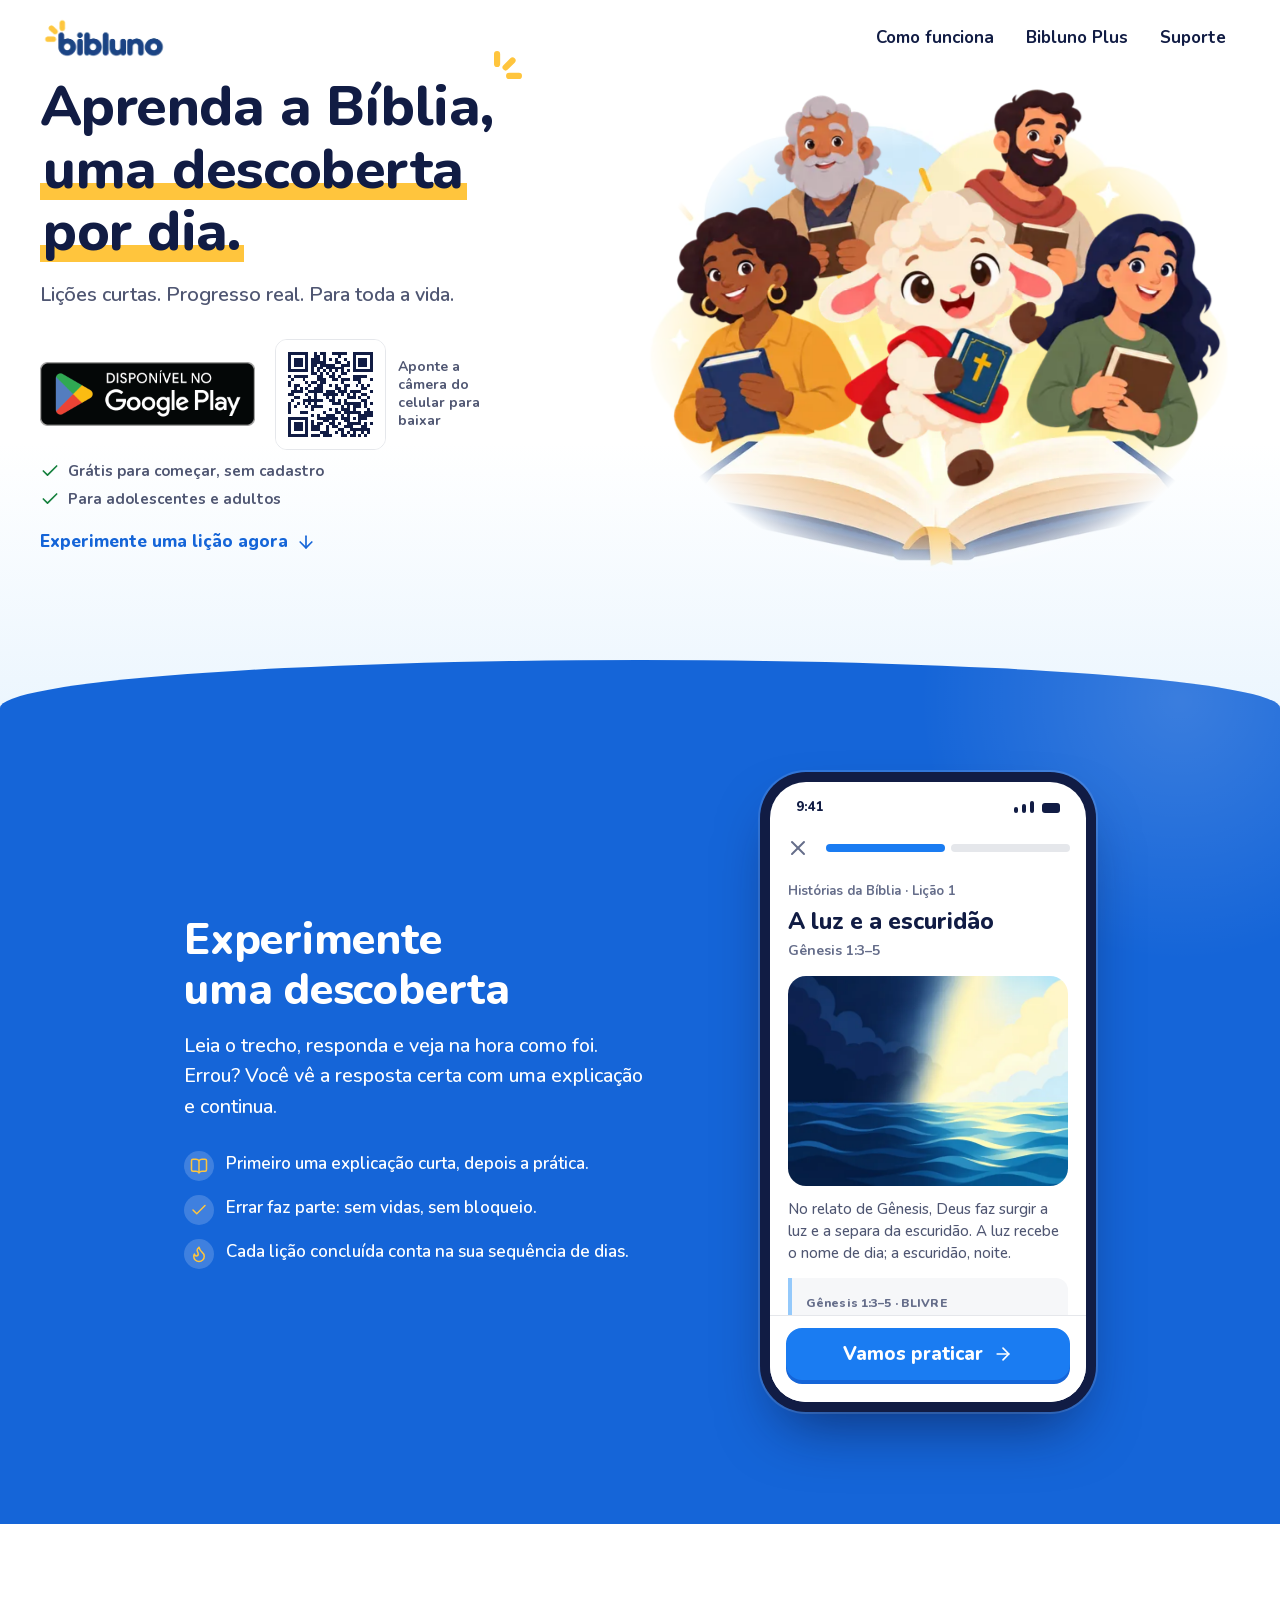
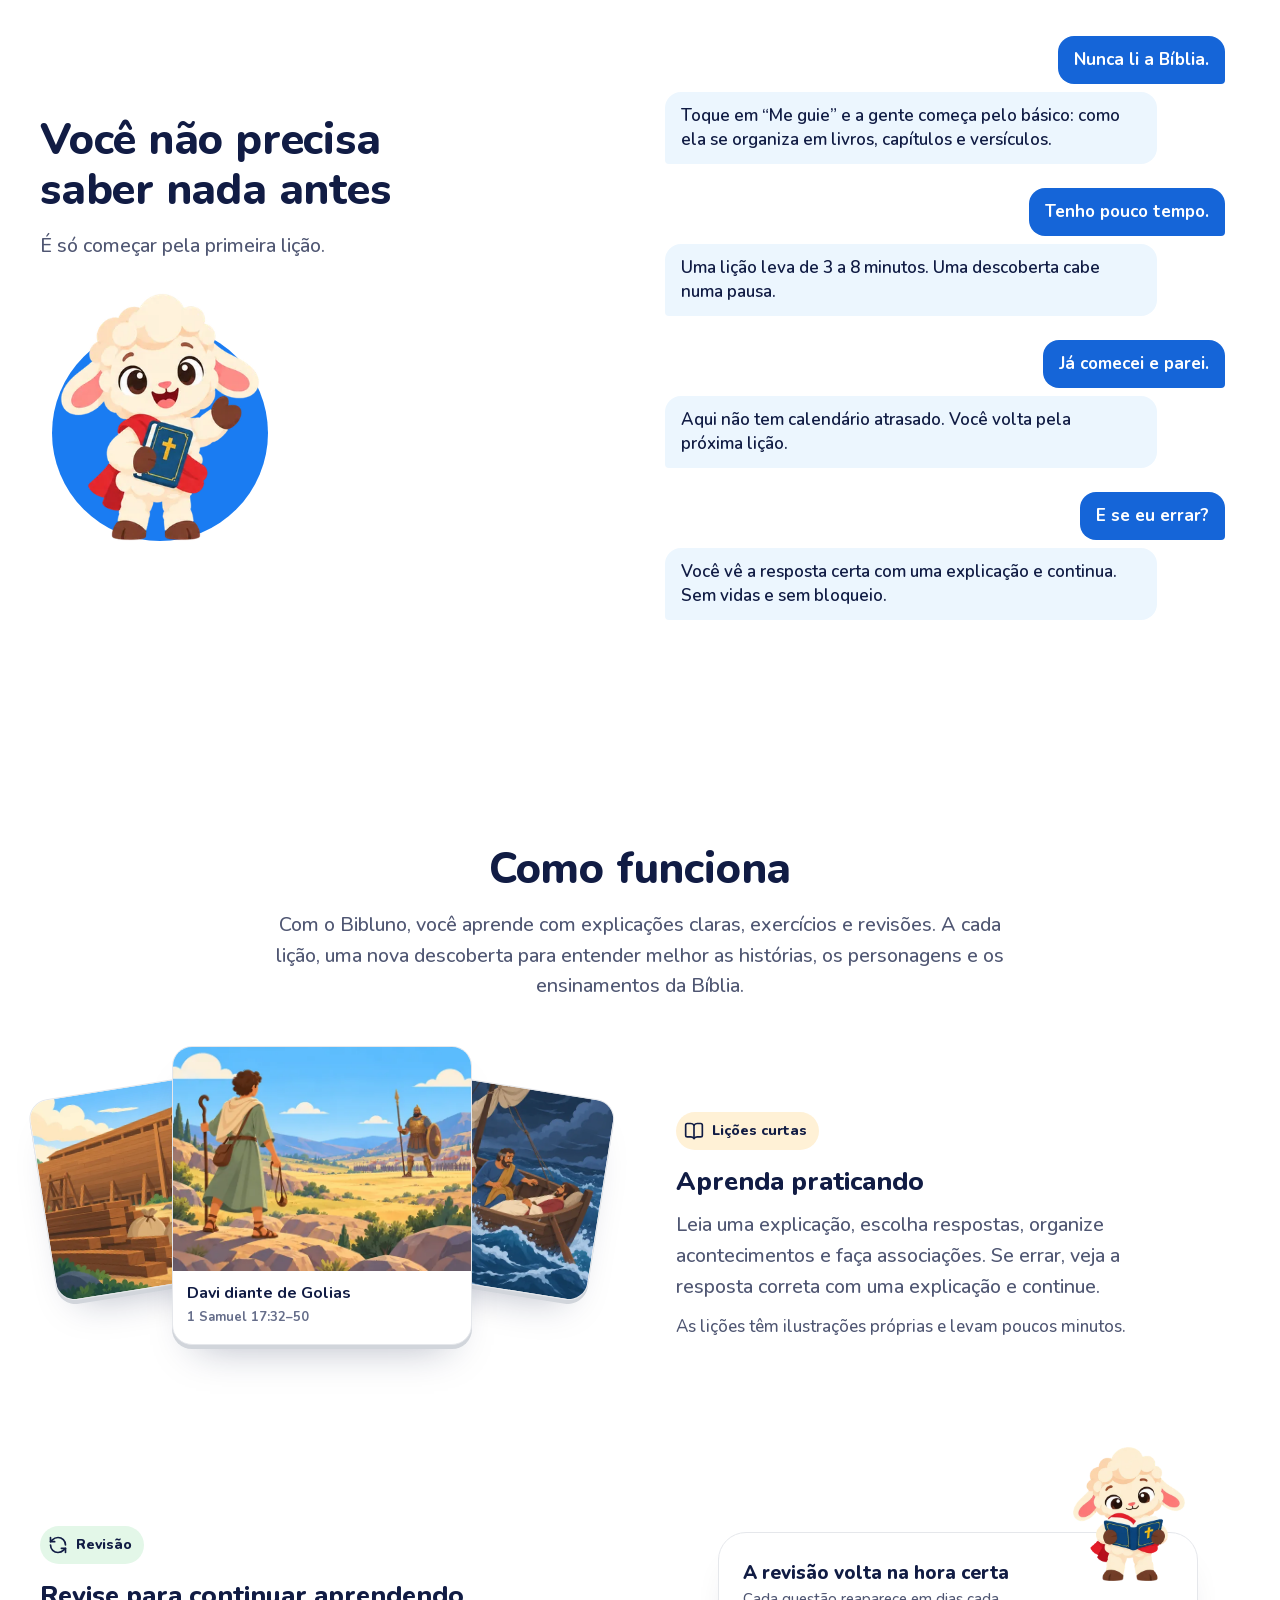
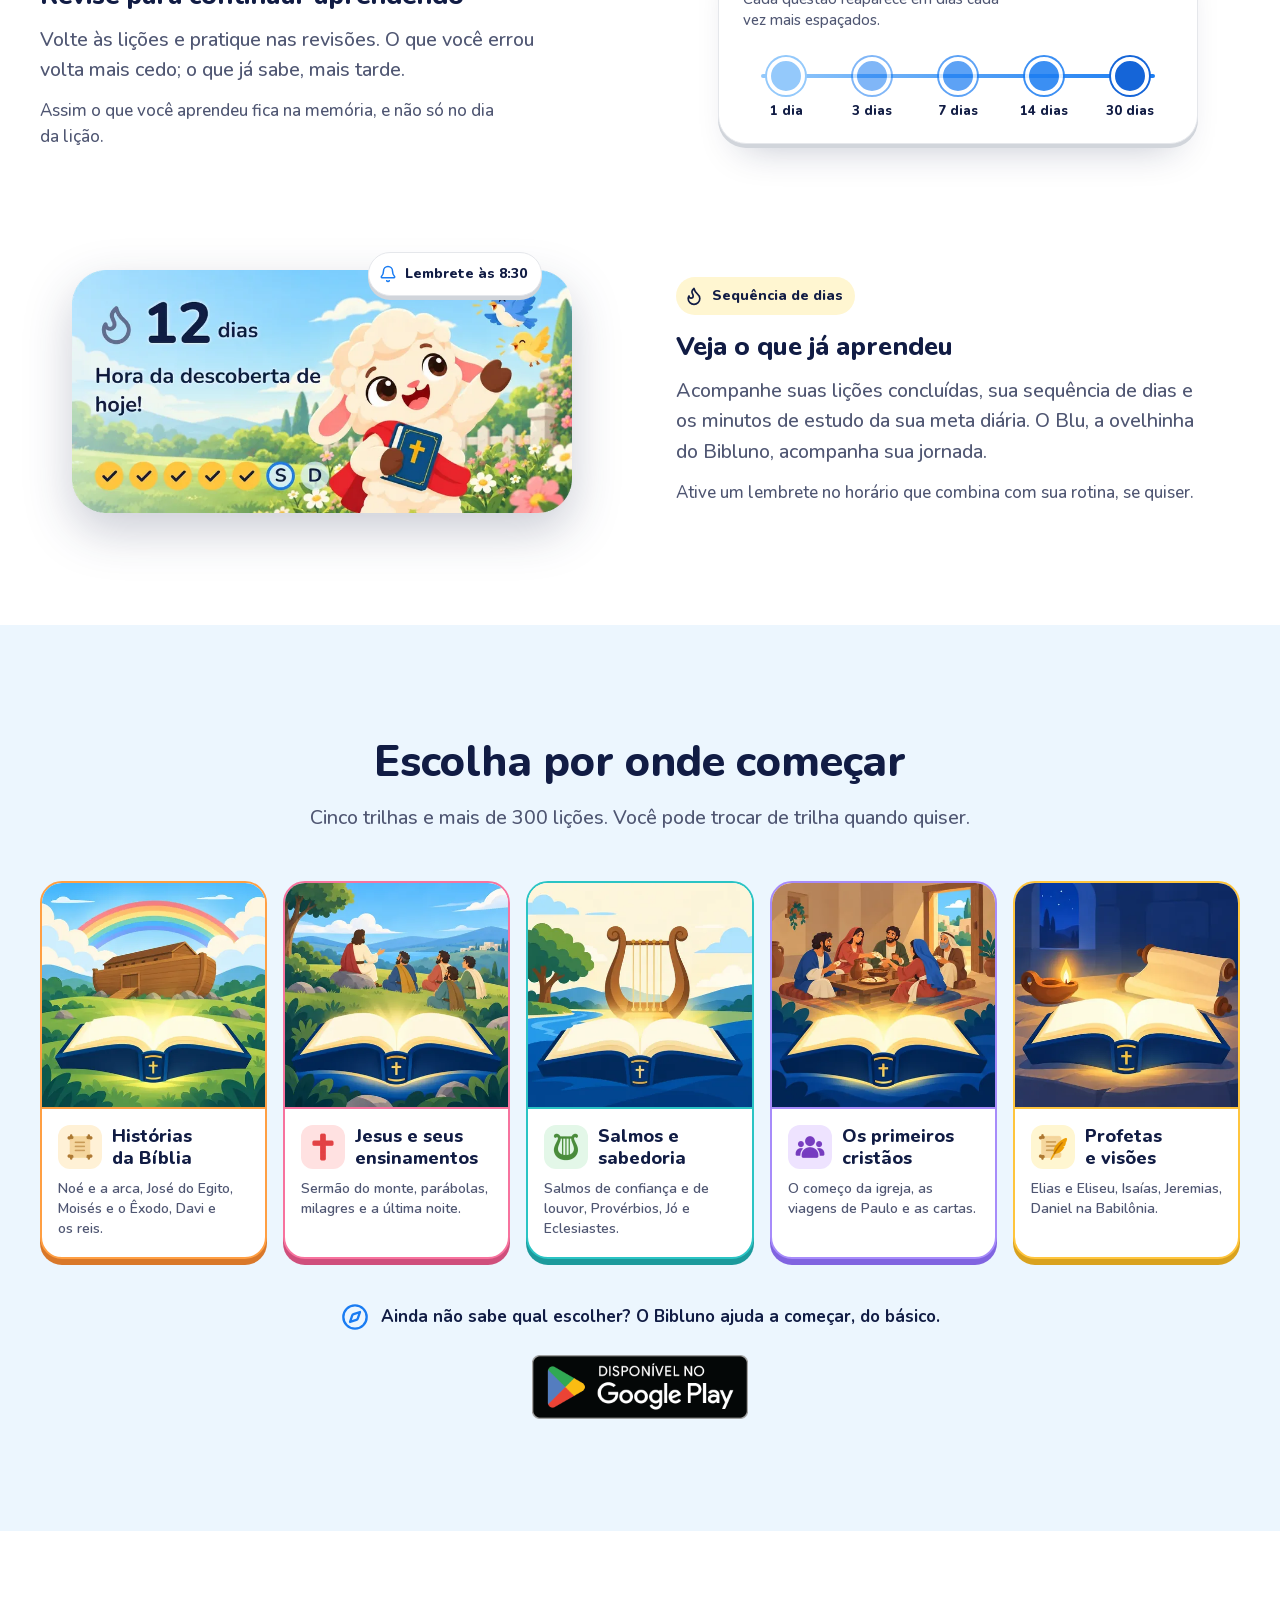
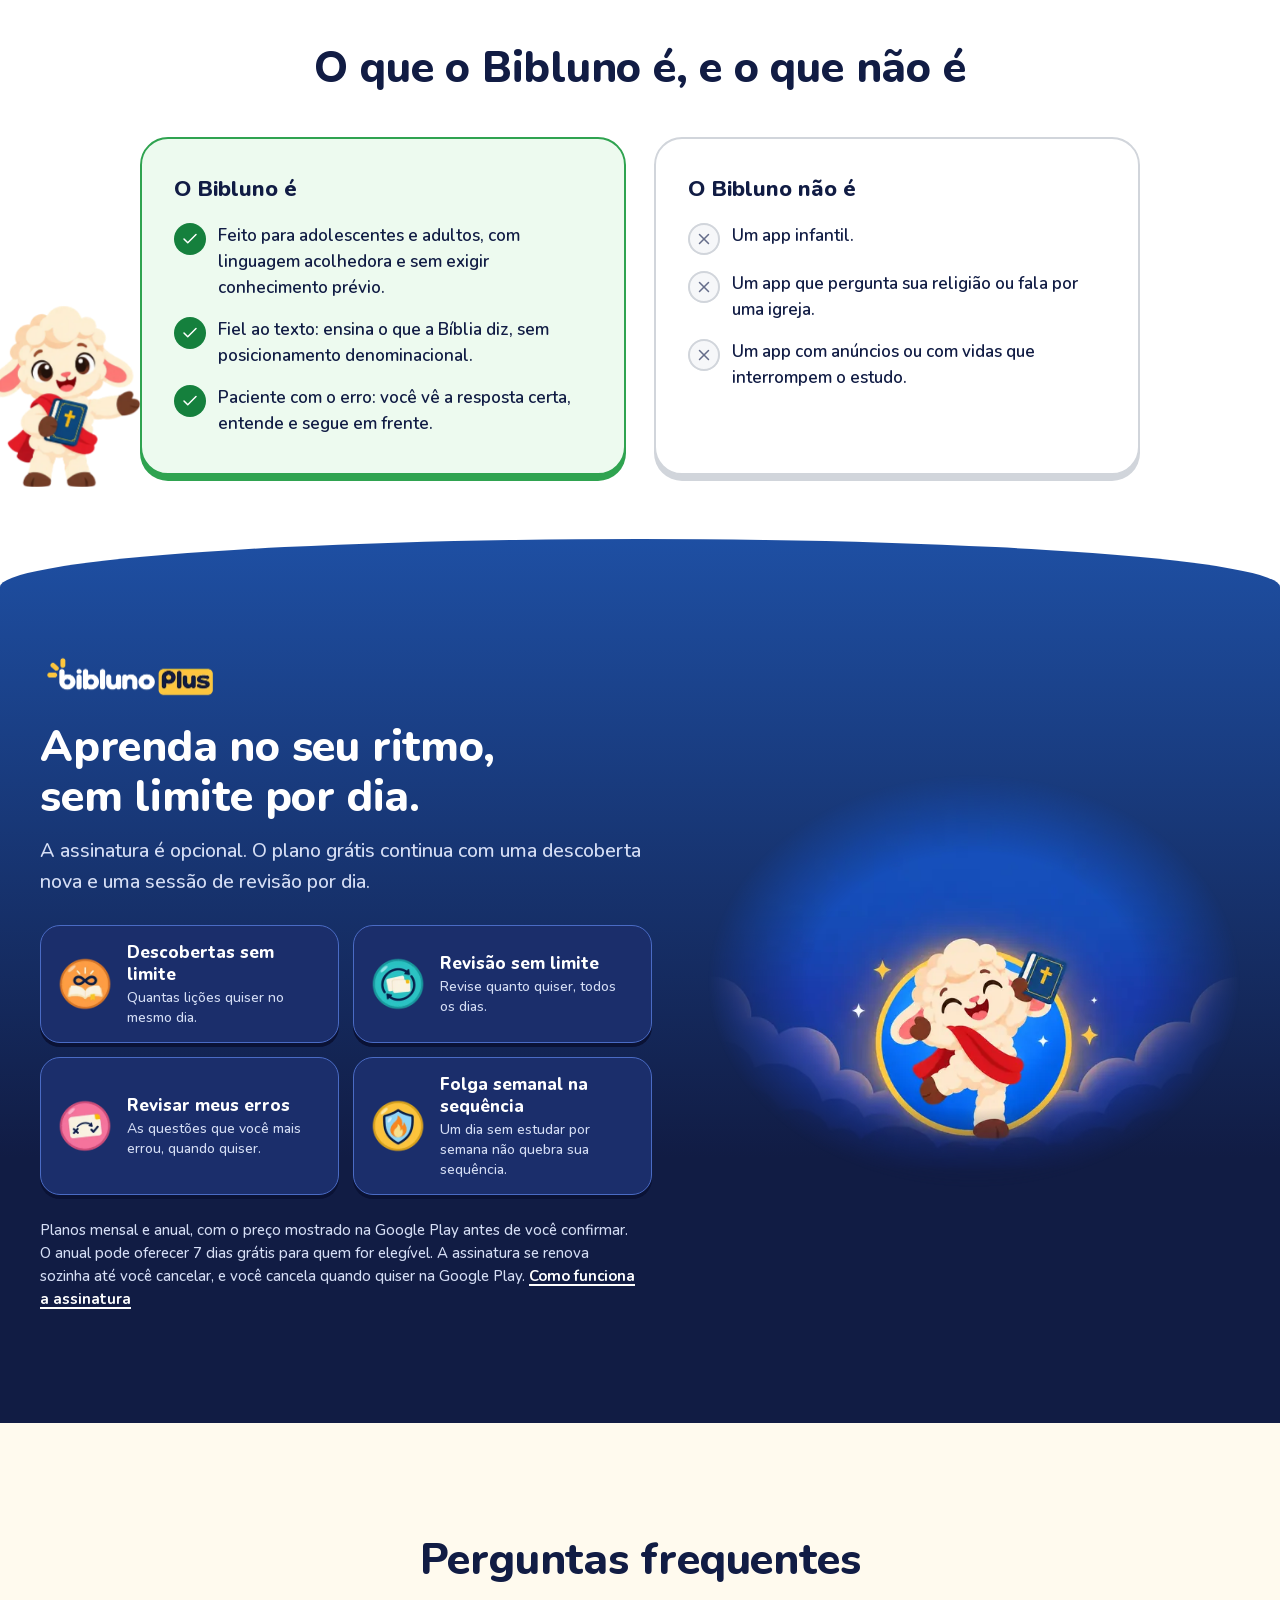
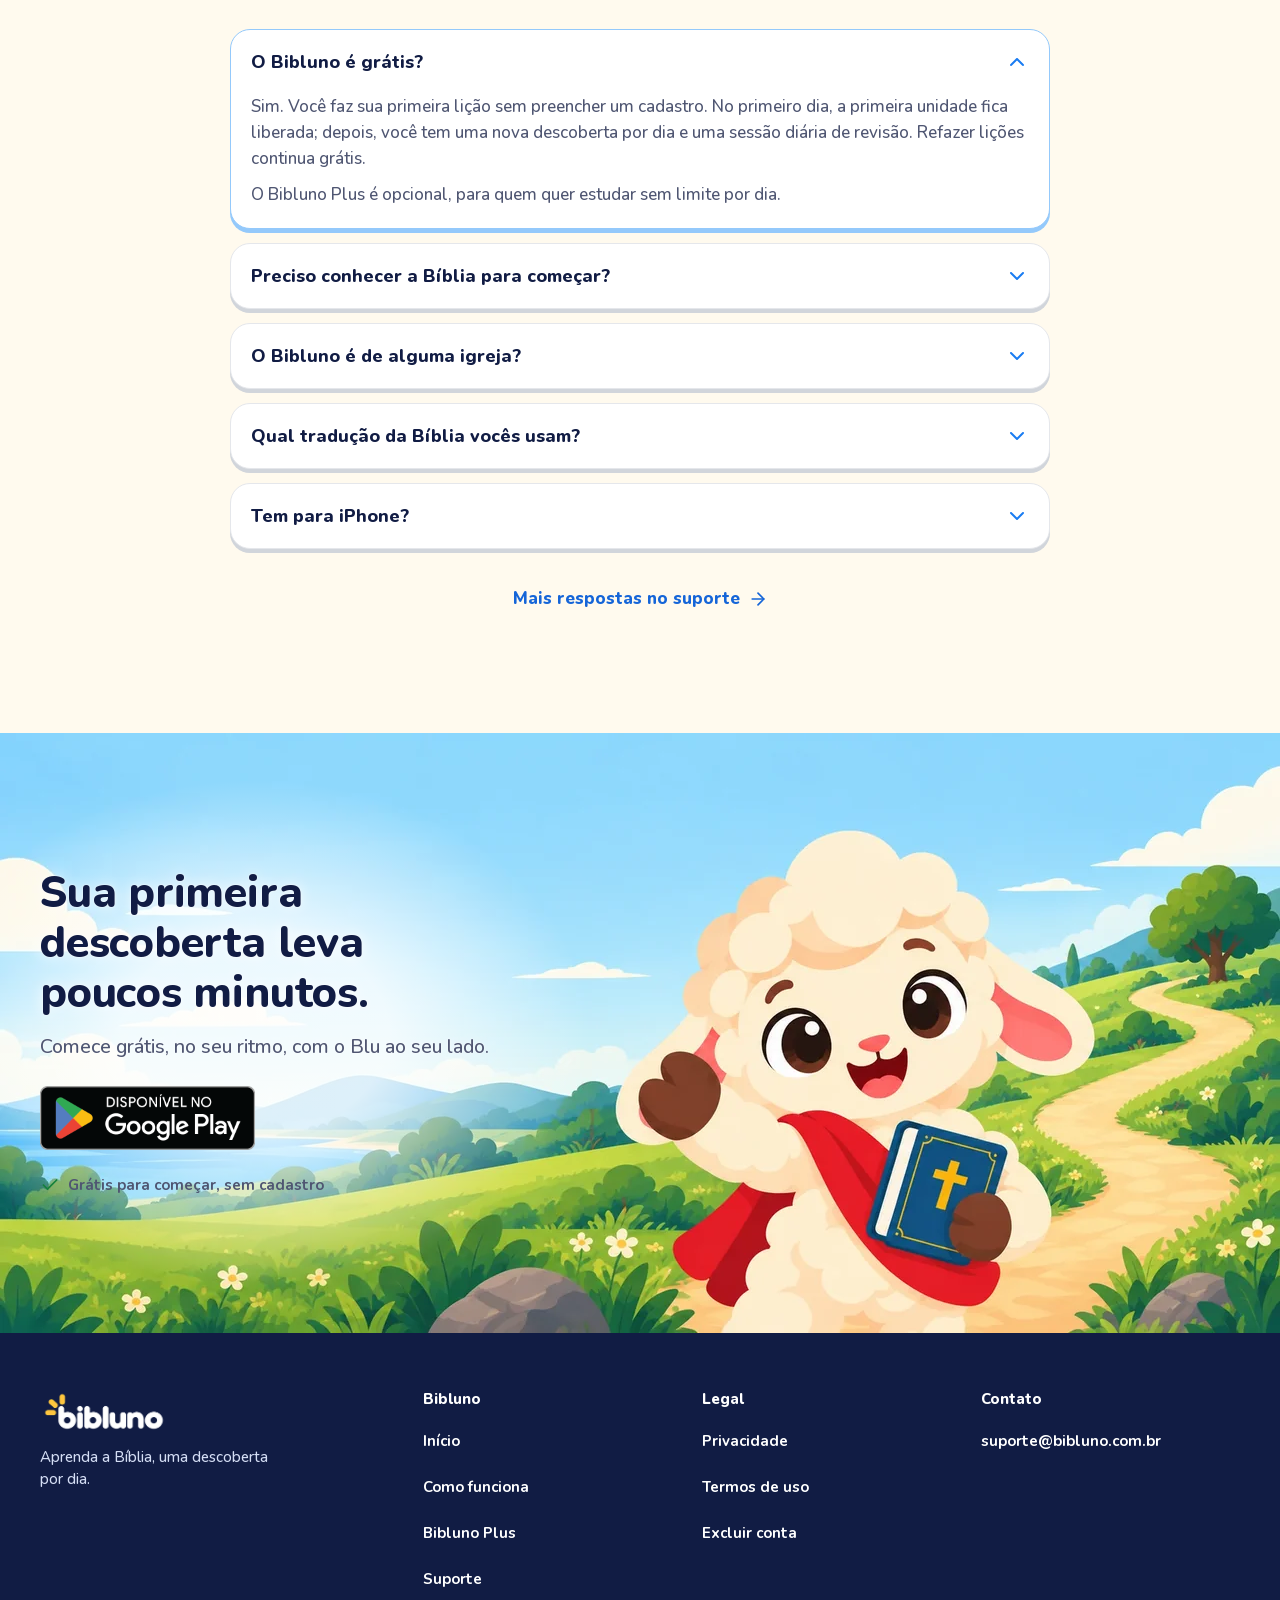
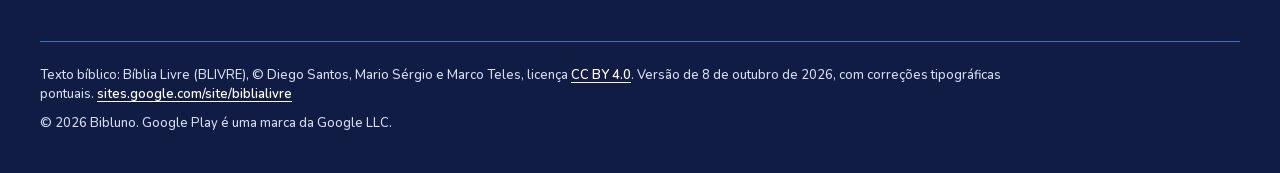
<file: index.html>
<!doctype html>
<html lang="pt-BR">
  <head>
    <meta charset="utf-8" />
    <meta name="viewport" content="width=device-width, initial-scale=1" />
    <title>Bibluno: Aprenda a Bíblia, uma descoberta por dia</title>
    <meta
      name="description"
      content="Aprenda a Bíblia com lições curtas, exercícios e revisões, com o Blu ao seu lado. Lições curtas. Progresso real. Para toda a vida. Disponível na Google Play."
    />
    <link rel="canonical" href="https://bibluno.com.br/" />
    <meta name="theme-color" content="#1A7CF2" />
    <meta name="color-scheme" content="light" />
    <meta property="og:type" content="website" />
    <meta property="og:locale" content="pt_BR" />
    <meta property="og:site_name" content="Bibluno" />
    <meta property="og:url" content="https://bibluno.com.br/" />
    <meta
      property="og:title"
      content="Bibluno: Aprenda a Bíblia, uma descoberta por dia"
    />
    <meta
      property="og:description"
      content="Lições curtas. Progresso real. Para toda a vida. Disponível na Google Play."
    />
    <meta property="og:image" content="https://bibluno.com.br/img/og.jpg" />
    <meta property="og:image:width" content="1200" />
    <meta property="og:image:height" content="630" />
    <meta
      property="og:image:alt"
      content="O Blu, a ovelhinha do Bibluno, com a frase Aprenda a Bíblia, uma descoberta por dia."
    />
    <!-- Vídeo curto e mudo da prévia do link (onde a plataforma toca og:video, como o
         Mensagens da Apple); nas outras, fica a imagem acima. -->
    <meta property="og:video" content="https://bibluno.com.br/video/og.mp4" />
    <meta
      property="og:video:secure_url"
      content="https://bibluno.com.br/video/og.mp4"
    />
    <meta property="og:video:type" content="video/mp4" />
    <meta property="og:video:width" content="1200" />
    <meta property="og:video:height" content="630" />
    <meta name="twitter:card" content="summary_large_image" />
    <link rel="icon" href="/favicon.ico" sizes="48x48" />
    <link rel="apple-touch-icon" href="/apple-touch-icon.png" />
    <link rel="manifest" href="/site.webmanifest" />
    <link rel="preconnect" href="https://cdn.himetrica.com" />
    <link
      rel="preload"
      href="/fonts/nunito-800.woff2"
      as="font"
      type="font/woff2"
      crossorigin
    />
    <link
      rel="preload"
      href="/fonts/nunito-600.woff2"
      as="font"
      type="font/woff2"
      crossorigin
    />
    <link rel="stylesheet" href="/css/site.css" />
    <!-- Ainda não há versão para iPhone: quem chega por um vê o aviso e não vê a barra da
         loja. Aqui em cima para o aviso já entrar na primeira pintura, sem pular a tela. -->
    <script>
      if (
        /iPhone|iPad|iPod/.test(navigator.userAgent) ||
        (navigator.platform === 'MacIntel' && navigator.maxTouchPoints > 1)
      ) {
        document.documentElement.classList.add('is-ios');
      }
    </script>
    <script type="application/ld+json">
      {
        "@context": "https://schema.org",
        "@type": "MobileApplication",
        "name": "Bibluno: Aprenda a Bíblia",
        "description": "Lições curtas e ilustradas para aprender a Bíblia, uma descoberta por dia.",
        "url": "https://bibluno.com.br/",
        "image": "https://bibluno.com.br/img/icon-512.png",
        "inLanguage": "pt-BR",
        "operatingSystem": "Android",
        "applicationCategory": "EducationalApplication",
        "installUrl": "https://play.google.com/store/apps/details?id=app.bibluno.mobile",
        "offers": { "@type": "Offer", "price": "0", "priceCurrency": "BRL" }
      }
    </script>
    <script
      defer
      src="https://cdn.himetrica.com/tracker.js"
      data-api-key="hm_f5f6a80bf62bbd031574fa7926d9ac480c377df9610dd5c5"
    ></script>
    <script defer src="/js/site.js"></script>
  </head>
  <body>
    <a class="skip-link" href="#conteudo">Pular para o conteúdo</a>

    <header class="site-header">
      <div class="container">
        <a class="brand" href="/" aria-label="Bibluno, início">
          <img src="/img/logo.webp" alt="" width="280" height="99" />
        </a>
        <nav class="site-nav" aria-label="Principal">
          <ul>
            <li class="nav-wide"><a href="#como-funciona">Como funciona</a></li>
            <li class="nav-wide"><a href="#plus">Bibluno Plus</a></li>
            <li><a href="/suporte">Suporte</a></li>
          </ul>
        </nav>
      </div>
    </header>

    <main id="conteudo">
      <!-- Topo: a promessa, o Blu e a chamada da loja (uma ação principal). -->
      <section class="hero" aria-labelledby="titulo">
        <div class="container hero-grid">
          <div
            class="hero-art"
            role="img"
            aria-label="O Blu, a ovelhinha do Bibluno, salta de uma Bíblia aberta entre quatro pessoas de idades diferentes, cada uma com um livro."
          >
            <img
              class="camada-fundo"
              src="/img/hero-fundo-720.webp"
              srcset="
                /img/hero-fundo-720.webp   720w,
                /img/hero-fundo-1280.webp 1280w
              "
              sizes="(min-width: 960px) 600px, (min-width: 500px) 460px, calc(100vw - 40px)"
              alt=""
              width="1280"
              height="1067"
              fetchpriority="high"
            />
            <img
              class="camada-pessoas"
              src="/img/hero-pessoas-720.webp"
              srcset="
                /img/hero-pessoas-720.webp   720w,
                /img/hero-pessoas-1280.webp 1280w
              "
              sizes="(min-width: 960px) 600px, (min-width: 500px) 460px, calc(100vw - 40px)"
              alt=""
              width="1280"
              height="1067"
            />
            <img
              class="camada-blu"
              src="/img/hero-blu-720.webp"
              srcset="
                /img/hero-blu-720.webp   720w,
                /img/hero-blu-1280.webp 1280w
              "
              sizes="(min-width: 960px) 600px, (min-width: 500px) 460px, calc(100vw - 40px)"
              alt=""
              width="1280"
              height="1067"
            />
          </div>

          <div class="hero-copy">
            <h1 id="titulo" class="hero-title t-display">
              Aprenda a
              <span class="com-faiscas"
                >Bíblia,<svg class="faiscas" aria-hidden="true">
                  <use href="/img/icones.svg#faiscas-direita" /></svg></span
              ><br />
              <span class="grifo">uma descoberta por&nbsp;dia.</span>
            </h1>
            <p class="hero-lead lead">
              Lições curtas. Progresso real. Para toda a&nbsp;vida.
            </p>

            <div class="hero-actions">
              <!-- O selo oficial da Play; o link leva a origem da instalação (docs/09, "Links com UTM").
                   No computador, o código QR leva direto ao celular, onde o app instala. -->
              <div class="store-row">
                <a
                  class="store-badge"
                  data-store="google_play"
                  data-place="topo"
                  href="https://play.google.com/store/apps/details?id=app.bibluno.mobile&amp;referrer=utm_source%3Dsite%26utm_medium%3Dselo%26utm_campaign%3Dhome"
                >
                  <img
                    src="/img/google-play-badge.png"
                    alt="Disponível no Google Play"
                    width="646"
                    height="192"
                  />
                </a>
                <p class="store-qr">
                  <img
                    src="/img/qr-baixar.svg"
                    alt="Código QR para baixar o Bibluno na Google Play"
                    width="111"
                    height="111"
                  />
                  <span>Aponte a câmera do celular para baixar</span>
                </p>
              </div>
              <p class="hero-note only-ios">
                Por enquanto, o Bibluno é só para Android.
              </p>
              <ul class="hero-notes">
                <li class="hero-note">
                  <svg class="i i-sm" aria-hidden="true">
                    <use href="/img/icones.svg#check" />
                  </svg>
                  Grátis para começar, sem cadastro
                </li>
                <li class="hero-note">
                  <svg class="i i-sm" aria-hidden="true">
                    <use href="/img/icones.svg#check" />
                  </svg>
                  Para adolescentes e adultos
                </li>
              </ul>
              <a class="text-link" href="#experimente">
                Experimente uma lição agora
                <svg class="i i-sm" aria-hidden="true">
                  <use href="/img/icones.svg#arrow-down" />
                </svg>
              </a>
            </div>
          </div>
        </div>
      </section>

      <!-- Experimente: a primeira etapa de uma lição real (hb-u01-l01), como no app. -->
      <section
        id="experimente"
        class="section band-blue"
        aria-labelledby="experimente-titulo"
      >
        <div class="container demo-grid">
          <div class="demo-copy">
            <h2 id="experimente-titulo" class="t-title">
              Experimente uma descoberta
            </h2>
            <p class="lead">
              Leia o trecho, responda e veja na hora como foi. Errou? Você vê a
              resposta certa com uma explicação e continua.
            </p>
            <ul class="demo-points">
              <li>
                <span class="dot"
                  ><svg class="i" aria-hidden="true">
                    <use href="/img/icones.svg#book-open" /></svg
                ></span>
                Primeiro uma explicação curta, depois a prática.
              </li>
              <li>
                <span class="dot"
                  ><svg class="i" aria-hidden="true">
                    <use href="/img/icones.svg#check" /></svg
                ></span>
                Errar faz parte: sem vidas, sem bloqueio.
              </li>
              <li>
                <span class="dot"
                  ><svg class="i" aria-hidden="true">
                    <use href="/img/icones.svg#flame" /></svg
                ></span>
                Cada lição concluída conta na sua sequência de dias.
              </li>
            </ul>
          </div>

          <section
            class="phone"
            aria-label="Demonstração de uma lição do Bibluno"
          >
            <div class="phone-screen demo" data-demo data-step="explain">
              <div class="phone-status" aria-hidden="true">
                <span>9:41</span>
                <span class="bars"><i></i><i></i><i></i><i></i></span>
              </div>
              <div class="lesson-header" aria-hidden="true">
                <span class="close"
                  ><svg class="i"><use href="/img/icones.svg#x" /></svg
                ></span>
                <span class="progress"><i class="on"></i><i></i></span>
              </div>

              <!-- Etapa 1: Explicação ilustrada -->
              <div class="step step-explain">
                <div class="step-body">
                  <p class="track-label">Histórias da Bíblia · Lição 1</p>
                  <h3 tabindex="-1">A luz e a escuridão</h3>
                  <p class="ref">Gênesis 1:3–5</p>
                  <img
                    class="illustration"
                    src="/img/licao-luz.webp"
                    alt="Ilustração: A luz e a escuridão"
                    width="600"
                    height="450"
                    loading="lazy"
                    decoding="async"
                  />
                  <p class="step-text">
                    No relato de Gênesis, Deus faz surgir a luz e a separa da
                    escuridão. A luz recebe o nome de dia; a escuridão, noite.
                  </p>
                  <div class="passage">
                    <p class="passage-ref">Gênesis 1:3–5 · BLIVRE</p>
                    <ol>
                      <li><b>3</b> E disse Deus: Haja luz; e houve luz.</li>
                      <li>
                        <b>4</b> E viu Deus que a luz era boa: e separou Deus a
                        luz das trevas.
                      </li>
                      <li>
                        <b>5</b> E chamou Deus à luz Dia, e às trevas chamou
                        Noite: e foi a tarde e a manhã o primeiro dia.
                      </li>
                    </ol>
                  </div>
                </div>
                <div class="step-foot">
                  <button
                    class="btn btn-primary"
                    type="button"
                    data-action="practice"
                  >
                    Vamos praticar
                    <svg class="i i-sm" aria-hidden="true">
                      <use href="/img/icones.svg#arrow-right" />
                    </svg>
                  </button>
                </div>
              </div>

              <!-- Etapa 2: Escolher resposta -->
              <form class="step step-choose" data-form>
                <div class="step-body">
                  <p class="track-label">Histórias da Bíblia · Lição 1</p>
                  <h3 class="question" id="pergunta" tabindex="-1">
                    Segundo o trecho, o que recebeu o nome de “dia”?
                  </h3>
                  <div class="blu-hint">
                    <img
                      src="/img/blu-neutral.webp"
                      alt=""
                      width="200"
                      height="260"
                      loading="lazy"
                    />
                    <p class="bubble">
                      Observe os nomes dados no trecho; você pode reler com
                      calma.
                    </p>
                  </div>
                  <fieldset class="options" aria-labelledby="pergunta">
                    <label class="option" data-option="a">
                      <input type="radio" name="resposta" value="a" />
                      A luz
                      <span class="radio" aria-hidden="true">
                        <svg class="i ok">
                          <use href="/img/icones.svg#check" />
                        </svg>
                        <svg class="i no"><use href="/img/icones.svg#x" /></svg>
                      </span>
                    </label>
                    <label class="option" data-option="b">
                      <input type="radio" name="resposta" value="b" />
                      A escuridão
                      <span class="radio" aria-hidden="true">
                        <svg class="i ok">
                          <use href="/img/icones.svg#check" />
                        </svg>
                        <svg class="i no"><use href="/img/icones.svg#x" /></svg>
                      </span>
                    </label>
                  </fieldset>
                  <button class="help-link" type="button" data-action="help">
                    <svg class="i" aria-hidden="true">
                      <use href="/img/icones.svg#book-open" />
                    </svg>
                    Rever explicação
                  </button>
                </div>
                <div class="step-foot">
                  <button
                    class="btn btn-primary"
                    type="submit"
                    data-action="check"
                    disabled
                  >
                    Verificar
                  </button>
                </div>
              </form>

              <!-- Conclusão -->
              <div class="step step-done">
                <div class="step-body">
                  <div class="blu-stage">
                    <img
                      src="/img/blu-celebrate.webp"
                      alt=""
                      width="304"
                      height="360"
                      loading="lazy"
                    />
                  </div>
                  <h3 tabindex="-1">Descoberta concluída</h3>
                  <div class="learned">
                    <h4>Você aprendeu</h4>
                    <ul>
                      <li>
                        <svg class="i" aria-hidden="true">
                          <use href="/img/icones.svg#check" />
                        </svg>
                        No relato de Gênesis, Deus cria a luz e a separa da
                        escuridão.
                      </li>
                      <li>
                        <svg class="i" aria-hidden="true">
                          <use href="/img/icones.svg#check" />
                        </svg>
                        A luz recebe o nome de dia; a escuridão, de noite.
                      </li>
                      <li>
                        <svg class="i" aria-hidden="true">
                          <use href="/img/icones.svg#check" />
                        </svg>
                        Esse é o primeiro dia da criação.
                      </li>
                    </ul>
                  </div>
                  <p class="streak-pill">
                    <svg class="i" aria-hidden="true">
                      <use href="/img/icones.svg#flame" />
                    </svg>
                    Sequência: 1 dia
                  </p>
                </div>
                <!-- O ponto alto da demonstração: a loja entra aqui, com a próxima lição real da
                     trilha, e refazer vira link. -->
                <div class="step-foot step-foot-done">
                  <p class="next-lesson">
                    Próxima descoberta: <b>Céu, terra e mares</b>
                  </p>
                  <a
                    class="store-badge"
                    data-store="google_play"
                    data-place="demo"
                    href="https://play.google.com/store/apps/details?id=app.bibluno.mobile&amp;referrer=utm_source%3Dsite%26utm_medium%3Dselo%26utm_campaign%3Ddemo"
                  >
                    <img
                      src="/img/google-play-badge.png"
                      alt="Disponível no Google Play"
                      width="646"
                      height="192"
                      loading="lazy"
                    />
                  </a>
                  <p class="hero-note only-ios">
                    Por enquanto, o Bibluno é só para Android.
                  </p>
                  <button class="help-link" type="button" data-action="restart">
                    <svg class="i" aria-hidden="true">
                      <use href="/img/icones.svg#rotate-ccw" />
                    </svg>
                    Fazer de novo
                  </button>
                </div>
              </div>

              <!-- Folhas: rever explicação e resultado -->
              <div class="sheet-scrim" data-scrim></div>
              <div
                class="sheet sheet-help"
                data-sheet="help"
                role="dialog"
                aria-labelledby="ajuda-titulo"
              >
                <div class="sheet-head">
                  <h4 class="sheet-title" id="ajuda-titulo" tabindex="-1">
                    Rever explicação
                  </h4>
                  <button
                    class="sheet-close"
                    type="button"
                    data-action="close"
                    aria-label="Fechar"
                  >
                    <svg class="i" aria-hidden="true">
                      <use href="/img/icones.svg#x" />
                    </svg>
                  </button>
                </div>
                <div class="sheet-body">
                  <p>
                    No relato de Gênesis, Deus faz surgir a luz e a separa da
                    escuridão. A luz recebe o nome de dia; a escuridão, noite.
                  </p>
                  <div class="passage">
                    <p class="passage-ref">Gênesis 1:3–5 · BLIVRE</p>
                    <ol>
                      <li><b>3</b> E disse Deus: Haja luz; e houve luz.</li>
                      <li>
                        <b>4</b> E viu Deus que a luz era boa: e separou Deus a
                        luz das trevas.
                      </li>
                      <li>
                        <b>5</b> E chamou Deus à luz Dia, e às trevas chamou
                        Noite: e foi a tarde e a manhã o primeiro dia.
                      </li>
                    </ol>
                  </div>
                </div>
              </div>
              <div
                class="sheet sheet-feedback"
                data-sheet="feedback"
                role="dialog"
                aria-labelledby="feedback-titulo"
              >
                <div class="sheet-head">
                  <h4 class="sheet-title" id="feedback-titulo" tabindex="-1">
                    <svg class="i feedback-icon feedback-ok" aria-hidden="true">
                      <use href="/img/icones.svg#check" />
                    </svg>
                    <svg class="i feedback-icon feedback-no" aria-hidden="true">
                      <use href="/img/icones.svg#x" />
                    </svg>
                    <span data-feedback-title>Isso mesmo!</span>
                  </h4>
                </div>
                <div class="sheet-body">
                  <p>Deus chama a luz de Dia e a escuridão de Noite.</p>
                </div>
                <button
                  class="btn btn-primary"
                  type="button"
                  data-action="continue"
                >
                  Continuar
                </button>
              </div>
            </div>
          </section>
        </div>
      </section>

      <!-- Para quem: as dúvidas de quem chega, respondidas pelo Blu. Só fatos do produto. -->
      <section
        id="para-quem"
        class="section"
        aria-labelledby="para-quem-titulo"
      >
        <div class="container chat-grid">
          <div class="chat-head">
            <h2 id="para-quem-titulo" class="t-title">
              Você não precisa saber nada antes
            </h2>
            <p class="lead">É só começar pela primeira lição.</p>
            <div class="blu-stage">
              <img
                src="/img/blu-happy.webp"
                alt=""
                width="291"
                height="360"
                loading="lazy"
              />
            </div>
          </div>
          <dl class="chat">
            <div>
              <dt>Nunca li a Bíblia.</dt>
              <dd>
                Toque em “Me guie” e a gente começa pelo básico: como ela se
                organiza em livros, capítulos e versículos.
              </dd>
            </div>
            <div>
              <dt>Tenho pouco tempo.</dt>
              <dd>
                Uma lição leva de 3 a 8 minutos. Uma descoberta cabe numa pausa.
              </dd>
            </div>
            <div>
              <dt>Já comecei e parei.</dt>
              <dd>
                Aqui não tem calendário atrasado. Você volta pela próxima lição.
              </dd>
            </div>
            <div>
              <dt>E se eu errar?</dt>
              <dd>
                Você vê a resposta certa com uma explicação e continua. Sem
                vidas e sem bloqueio.
              </dd>
            </div>
          </dl>
        </div>
      </section>

      <!-- Como funciona -->
      <section id="como-funciona" class="section" aria-labelledby="como-titulo">
        <div class="container">
          <header class="section-head">
            <h2 id="como-titulo" class="t-title">Como funciona</h2>
            <p class="lead">
              Com o Bibluno, você aprende com explicações claras, exercícios e
              revisões. A cada lição, uma nova descoberta para entender melhor
              as histórias, os personagens e os ensinamentos da Bíblia.
            </p>
          </header>

          <div class="features">
            <article class="feature">
              <div class="feature-art">
                <div class="lesson-fan">
                  <figure class="lesson-card atras">
                    <img
                      src="/img/licao-hb-u03-l01.webp"
                      alt="Ilustração da lição Por que a arca, Gênesis 6:5–22"
                      width="640"
                      height="480"
                      loading="lazy"
                      decoding="async"
                    />
                  </figure>
                  <figure class="lesson-card frente">
                    <img
                      src="/img/licao-hb-u09-l02.webp"
                      alt=""
                      width="640"
                      height="480"
                      loading="lazy"
                      decoding="async"
                    />
                    <div>
                      <b>Davi diante de Golias</b>
                      <span>1 Samuel 17:32–50</span>
                    </div>
                  </figure>
                  <figure class="lesson-card atras">
                    <img
                      src="/img/licao-je-u05-l02.webp"
                      alt="Ilustração da lição O vento e o mar, Marcos 4:35–41"
                      width="640"
                      height="480"
                      loading="lazy"
                      decoding="async"
                    />
                  </figure>
                </div>
              </div>
              <div class="feature-copy">
                <span class="feature-tag tag-peach">
                  <svg class="i" aria-hidden="true">
                    <use href="/img/icones.svg#book-open" />
                  </svg>
                  Lições curtas
                </span>
                <h3 class="t-subtitle">Aprenda praticando</h3>
                <p class="lead">
                  Leia uma explicação, escolha respostas, organize
                  acontecimentos e faça associações. Se errar, veja a resposta
                  correta com uma explicação e continue.
                </p>
                <p>
                  As lições têm ilustrações próprias e levam poucos minutos.
                </p>
              </div>
            </article>

            <article class="feature is-reversed">
              <div class="feature-art">
                <div class="review-card">
                  <img
                    class="blu"
                    src="/img/blu-read.webp"
                    alt=""
                    width="334"
                    height="400"
                    loading="lazy"
                  />
                  <p class="review-title">A revisão volta na hora certa</p>
                  <p>Cada questão reaparece em dias cada vez mais espaçados.</p>
                  <ol
                    class="intervals"
                    aria-label="Exemplo: a mesma questão volta depois de 1, 3, 7, 14 e 30 dias"
                  >
                    <li>1 dia</li>
                    <li>3 dias</li>
                    <li>7 dias</li>
                    <li>14 dias</li>
                    <li>30 dias</li>
                  </ol>
                </div>
              </div>
              <div class="feature-copy">
                <span class="feature-tag tag-mint">
                  <svg class="i" aria-hidden="true">
                    <use href="/img/icones.svg#refresh" />
                  </svg>
                  Revisão
                </span>
                <h3 class="t-subtitle">Revise para continuar aprendendo</h3>
                <p class="lead">
                  Volte às lições e pratique nas revisões. O que você errou
                  volta mais cedo; o que já sabe, mais tarde.
                </p>
                <p>
                  Assim o que você aprendeu fica na memória, e não só no dia da
                  lição.
                </p>
              </div>
            </article>

            <article class="feature">
              <div class="feature-art">
                <div class="streak-art">
                  <span class="bell-chip">
                    <svg class="i" aria-hidden="true">
                      <use href="/img/icones.svg#bell" />
                    </svg>
                    Lembrete às 8:30
                  </span>
                  <img
                    class="widget"
                    src="/img/widget-semana.webp"
                    alt="Widget da semana na tela inicial do celular: o Blu, a sequência de dias e a semana de estudo."
                    width="840"
                    height="408"
                    loading="lazy"
                    decoding="async"
                  />
                </div>
              </div>
              <div class="feature-copy">
                <span class="feature-tag tag-butter">
                  <svg class="i" aria-hidden="true">
                    <use href="/img/icones.svg#flame" />
                  </svg>
                  Sequência de dias
                </span>
                <h3 class="t-subtitle">Veja o que já aprendeu</h3>
                <p class="lead">
                  Acompanhe suas lições concluídas, sua sequência de dias e os
                  minutos de estudo da sua meta diária. O Blu, a ovelhinha do
                  Bibluno, acompanha sua jornada.
                </p>
                <p>
                  Ative um lembrete no horário que combina com sua rotina, se
                  quiser.
                </p>
              </div>
            </article>
          </div>
        </div>
      </section>

      <!-- Trilhas -->
      <section
        id="trilhas"
        class="section section-tint"
        aria-labelledby="trilhas-titulo"
      >
        <div class="container">
          <header class="section-head">
            <h2 id="trilhas-titulo" class="t-title">
              Escolha por onde começar
            </h2>
            <p class="lead">
              Cinco trilhas e mais de 300 lições. Você pode trocar de trilha
              quando quiser.
            </p>
          </header>
          <ul class="tracks" tabindex="0" aria-label="As cinco trilhas">
            <li class="track t-historias">
              <img
                src="/img/capa-hb-u03.webp"
                alt=""
                width="440"
                height="440"
                loading="lazy"
                decoding="async"
              />
              <div class="track-body">
                <div class="track-name">
                  <span
                    ><img
                      src="/img/icone-track-historias.webp"
                      alt=""
                      width="128"
                      height="128"
                      loading="lazy"
                  /></span>
                  <h3>Histórias da Bíblia</h3>
                </div>
                <p>
                  Noé e a arca, José do Egito, Moisés e o Êxodo, Davi e os reis.
                </p>
              </div>
            </li>
            <li class="track t-jesus">
              <img
                src="/img/capa-je-u02.webp"
                alt=""
                width="440"
                height="440"
                loading="lazy"
                decoding="async"
              />
              <div class="track-body">
                <div class="track-name">
                  <span
                    ><img
                      src="/img/icone-track-jesus.webp"
                      alt=""
                      width="128"
                      height="128"
                      loading="lazy"
                  /></span>
                  <h3>Jesus e seus ensinamentos</h3>
                </div>
                <p>Sermão do monte, parábolas, milagres e a última noite.</p>
              </div>
            </li>
            <li class="track t-salmos">
              <img
                src="/img/capa-ss-u01.webp"
                alt=""
                width="440"
                height="440"
                loading="lazy"
                decoding="async"
              />
              <div class="track-body">
                <div class="track-name">
                  <span
                    ><img
                      src="/img/icone-track-salmos.webp"
                      alt=""
                      width="128"
                      height="128"
                      loading="lazy"
                  /></span>
                  <h3>Salmos e sabedoria</h3>
                </div>
                <p>
                  Salmos de confiança e de louvor, Provérbios, Jó e Eclesiastes.
                </p>
              </div>
            </li>
            <li class="track t-cristaos">
              <img
                src="/img/capa-pc-u01.webp"
                alt=""
                width="440"
                height="440"
                loading="lazy"
                decoding="async"
              />
              <div class="track-body">
                <div class="track-name">
                  <span
                    ><img
                      src="/img/icone-track-cristaos.webp"
                      alt=""
                      width="128"
                      height="128"
                      loading="lazy"
                  /></span>
                  <h3>Os primeiros cristãos</h3>
                </div>
                <p>O começo da igreja, as viagens de Paulo e as cartas.</p>
              </div>
            </li>
            <li class="track t-profetas">
              <img
                src="/img/capa-pv-u01.webp"
                alt=""
                width="440"
                height="440"
                loading="lazy"
                decoding="async"
              />
              <div class="track-body">
                <div class="track-name">
                  <span
                    ><img
                      src="/img/icone-track-profetas.webp"
                      alt=""
                      width="128"
                      height="128"
                      loading="lazy"
                  /></span>
                  <h3>Profetas e visões</h3>
                </div>
                <p>Elias e Eliseu, Isaías, Jeremias, Daniel na Babilônia.</p>
              </div>
            </li>
          </ul>
          <p class="guide-note">
            <svg class="i" aria-hidden="true">
              <use href="/img/icones.svg#compass" />
            </svg>
            Ainda não sabe qual escolher? O Bibluno ajuda a começar, do básico.
          </p>
          <div class="section-cta">
            <a
              class="store-badge"
              data-store="google_play"
              data-place="trilhas"
              href="https://play.google.com/store/apps/details?id=app.bibluno.mobile&amp;referrer=utm_source%3Dsite%26utm_medium%3Dselo%26utm_campaign%3Dtrilhas"
            >
              <img
                src="/img/google-play-badge.png"
                alt="Disponível no Google Play"
                width="646"
                height="192"
                loading="lazy"
              />
            </a>
          </div>
        </div>
      </section>

      <!-- O que o Bibluno é, e o que não é -->
      <section class="section" aria-labelledby="e-titulo">
        <div class="container">
          <header class="section-head">
            <h2 id="e-titulo" class="t-title">
              O que o Bibluno é, e o que não é
            </h2>
          </header>
          <div class="is-isnt">
            <img
              class="is-blu"
              src="/img/blu-point.webp"
              alt=""
              width="365"
              height="440"
              loading="lazy"
            />
            <div class="is-card is-yes">
              <h3>O Bibluno é</h3>
              <ul>
                <li>
                  <span class="mark"
                    ><svg class="i" aria-hidden="true">
                      <use href="/img/icones.svg#check" /></svg
                  ></span>
                  Feito para adolescentes e adultos, com linguagem acolhedora e
                  sem exigir conhecimento prévio.
                </li>
                <li>
                  <span class="mark"
                    ><svg class="i" aria-hidden="true">
                      <use href="/img/icones.svg#check" /></svg
                  ></span>
                  Fiel ao texto: ensina o que a Bíblia diz, sem posicionamento
                  denominacional.
                </li>
                <li>
                  <span class="mark"
                    ><svg class="i" aria-hidden="true">
                      <use href="/img/icones.svg#check" /></svg
                  ></span>
                  Paciente com o erro: você vê a resposta certa, entende e segue
                  em frente.
                </li>
              </ul>
            </div>
            <div class="is-card is-no">
              <h3>O Bibluno não é</h3>
              <ul>
                <li>
                  <span class="mark"
                    ><svg class="i" aria-hidden="true">
                      <use href="/img/icones.svg#x" /></svg
                  ></span>
                  Um app infantil.
                </li>
                <li>
                  <span class="mark"
                    ><svg class="i" aria-hidden="true">
                      <use href="/img/icones.svg#x" /></svg
                  ></span>
                  Um app que pergunta sua religião ou fala por uma igreja.
                </li>
                <li>
                  <span class="mark"
                    ><svg class="i" aria-hidden="true">
                      <use href="/img/icones.svg#x" /></svg
                  ></span>
                  Um app com anúncios ou com vidas que interrompem o estudo.
                </li>
              </ul>
            </div>
          </div>
        </div>
      </section>

      <!-- Bibluno Plus: discreto e honesto (sem preço: o preço vem da loja) -->
      <section id="plus" class="section plus" aria-labelledby="plus-titulo">
        <div class="container plus-grid">
          <div class="plus-art">
            <img
              src="/img/plus-noite-720.webp"
              srcset="
                /img/plus-noite-720.webp   720w,
                /img/plus-noite-1120.webp 1120w
              "
              sizes="(min-width: 1024px) 520px, calc(100vw - 40px)"
              alt=""
              width="1120"
              height="868"
              loading="lazy"
              decoding="async"
            />
          </div>
          <div class="plus-copy">
            <img
              class="plus-logo"
              src="/img/logo-plus-white.webp"
              alt="Bibluno Plus"
              width="360"
              height="103"
              loading="lazy"
            />
            <h2 id="plus-titulo" class="t-title">
              Aprenda no seu ritmo, sem limite por dia.
            </h2>
            <p class="lead">
              A assinatura é opcional. O plano grátis continua com uma
              descoberta nova e uma sessão de revisão por dia.
            </p>
            <ul class="benefits">
              <li class="benefit">
                <img
                  src="/img/icone-plus-descobertas.webp"
                  alt=""
                  width="128"
                  height="128"
                  loading="lazy"
                />
                <span
                  ><b>Descobertas sem limite</b>
                  <span>Quantas lições quiser no mesmo dia.</span></span
                >
              </li>
              <li class="benefit">
                <img
                  src="/img/icone-plus-revisao.webp"
                  alt=""
                  width="128"
                  height="128"
                  loading="lazy"
                />
                <span
                  ><b>Revisão sem limite</b>
                  <span>Revise quanto quiser, todos os dias.</span></span
                >
              </li>
              <li class="benefit">
                <img
                  src="/img/icone-plus-erros.webp"
                  alt=""
                  width="128"
                  height="128"
                  loading="lazy"
                />
                <span
                  ><b>Revisar meus erros</b>
                  <span
                    >As questões que você mais errou, quando quiser.</span
                  ></span
                >
              </li>
              <li class="benefit">
                <img
                  src="/img/icone-plus-folga.webp"
                  alt=""
                  width="128"
                  height="128"
                  loading="lazy"
                />
                <span
                  ><b>Folga semanal na sequência</b>
                  <span
                    >Um dia sem estudar por semana não quebra sua
                    sequência.</span
                  ></span
                >
              </li>
            </ul>
            <p class="plus-fine">
              Planos mensal e anual, com o preço mostrado na Google Play antes
              de você confirmar. O anual pode oferecer 7 dias grátis para quem
              for elegível. A assinatura se renova sozinha até você cancelar, e
              você cancela quando quiser na Google Play.
              <a href="/termos#plus">Como funciona a assinatura</a>
            </p>
          </div>
        </div>
      </section>

      <!-- Perguntas -->
      <section
        id="perguntas"
        class="section section-cream"
        aria-labelledby="perguntas-titulo"
      >
        <div class="container">
          <header class="section-head">
            <h2 id="perguntas-titulo" class="t-title">Perguntas frequentes</h2>
          </header>
          <div class="faq">
            <details open>
              <summary>
                O Bibluno é grátis?
                <svg class="i" aria-hidden="true">
                  <use href="/img/icones.svg#chevron-down" />
                </svg>
              </summary>
              <div class="answer">
                <p>
                  Sim. Você faz sua primeira lição sem preencher um cadastro. No
                  primeiro dia, a primeira unidade fica liberada; depois, você
                  tem uma nova descoberta por dia e uma sessão diária de
                  revisão. Refazer lições continua grátis.
                </p>
                <p>
                  O Bibluno Plus é opcional, para quem quer estudar sem limite
                  por dia.
                </p>
              </div>
            </details>
            <details>
              <summary>
                Preciso conhecer a Bíblia para começar?
                <svg class="i" aria-hidden="true">
                  <use href="/img/icones.svg#chevron-down" />
                </svg>
              </summary>
              <div class="answer">
                <p>
                  Não. Se você não souber por onde começar, escolha “Ainda não
                  sei. Me guie.” e o Blu começa pelo básico: como a Bíblia é
                  organizada em livros, capítulos e versículos.
                </p>
              </div>
            </details>
            <details>
              <summary>
                O Bibluno é de alguma igreja?
                <svg class="i" aria-hidden="true">
                  <use href="/img/icones.svg#chevron-down" />
                </svg>
              </summary>
              <div class="answer">
                <p>
                  Não. O Bibluno ensina o que o texto bíblico diz, sem
                  posicionamento denominacional, e não pergunta sua religião.
                </p>
              </div>
            </details>
            <details>
              <summary>
                Qual tradução da Bíblia vocês usam?
                <svg class="i" aria-hidden="true">
                  <use href="/img/icones.svg#chevron-down" />
                </svg>
              </summary>
              <div class="answer">
                <p>
                  Os trechos citados vêm da Bíblia Livre (BLIVRE), uma tradução
                  em português com licença aberta. As explicações, as perguntas
                  e as falas do Blu são escritas pelo Bibluno e nunca aparecem
                  como citação bíblica.
                </p>
              </div>
            </details>
            <details>
              <summary>
                Tem para iPhone?
                <svg class="i" aria-hidden="true">
                  <use href="/img/icones.svg#chevron-down" />
                </svg>
              </summary>
              <div class="answer">
                <p>
                  Por enquanto, o Bibluno é só para Android, na Google Play.
                </p>
              </div>
            </details>
          </div>
          <p class="faq-more">
            <a class="text-link" href="/suporte">
              Mais respostas no suporte
              <svg class="i i-sm" aria-hidden="true">
                <use href="/img/icones.svg#arrow-right" />
              </svg>
            </a>
          </p>
        </div>
      </section>

      <!-- Chamada final -->
      <section class="final" aria-labelledby="final-titulo">
        <picture>
          <!-- De borda a borda no computador: o navegador escolhe o arquivo pela largura
               da tela e pela densidade (1440 px pega o de 1600; 1920 px, o original de 2048). -->
          <source
            media="(min-width: 900px)"
            srcset="
              /img/comecar-manha-1280.webp 1280w,
              /img/comecar-manha-1600.webp 1600w,
              /img/comecar-manha-2048.webp 2048w
            "
            sizes="100vw"
          />
          <img
            src="/img/comecar-manha-direita-900.webp"
            srcset="
              /img/comecar-manha-direita-900.webp   900w,
              /img/comecar-manha-direita-1147.webp 1147w
            "
            sizes="100vw"
            alt="O Blu acena no começo de uma trilha que sobe um morro verde, numa manhã clara."
            width="900"
            height="753"
            loading="lazy"
            decoding="async"
          />
        </picture>
        <div class="container">
          <div class="final-copy">
            <h2 id="final-titulo" class="t-title">
              Sua primeira descoberta leva poucos minutos.
            </h2>
            <p class="lead">
              Comece grátis, no seu ritmo, com o Blu ao seu lado.
            </p>
            <div class="hero-actions">
              <a
                class="store-badge"
                data-store="google_play"
                data-place="fim"
                href="https://play.google.com/store/apps/details?id=app.bibluno.mobile&amp;referrer=utm_source%3Dsite%26utm_medium%3Dselo%26utm_campaign%3Dhome-fim"
              >
                <img
                  src="/img/google-play-badge.png"
                  alt="Disponível no Google Play"
                  width="646"
                  height="192"
                  loading="lazy"
                />
              </a>
              <p class="hero-note only-ios">
                Por enquanto, o Bibluno é só para Android.
              </p>
              <p class="hero-note">
                <svg class="i i-sm" aria-hidden="true">
                  <use href="/img/icones.svg#check" />
                </svg>
                Grátis para começar, sem cadastro
              </p>
            </div>
          </div>
        </div>
      </section>
    </main>

    <!-- No celular, a loja fica a um toque no resto da página (js/site.js). -->
    <aside class="store-bar" data-store-bar aria-label="Baixar o Bibluno">
      <img
        src="/img/icon-192.png"
        alt=""
        width="192"
        height="192"
        loading="lazy"
      />
      <p><b>Bibluno</b> <span>Grátis para começar</span></p>
      <a
        class="btn btn-primary"
        data-store="google_play"
        data-place="barra"
        href="https://play.google.com/store/apps/details?id=app.bibluno.mobile&amp;referrer=utm_source%3Dsite%26utm_medium%3Dselo%26utm_campaign%3Dbarra"
      >
        Baixar
      </a>
    </aside>

    <footer class="site-footer">
      <div class="container">
        <div class="footer-grid">
          <div class="footer-brand">
            <img
              src="/img/logo-white.webp"
              alt="Bibluno"
              width="280"
              height="99"
              loading="lazy"
            />
            <p>Aprenda a Bíblia, uma descoberta por dia.</p>
          </div>
          <div class="footer-col">
            <h2>Bibluno</h2>
            <ul>
              <li><a href="/">Início</a></li>
              <li><a href="/#como-funciona">Como funciona</a></li>
              <li><a href="/#plus">Bibluno Plus</a></li>
              <li><a href="/suporte">Suporte</a></li>
            </ul>
          </div>
          <div class="footer-col">
            <h2>Legal</h2>
            <ul>
              <li><a href="/privacidade">Privacidade</a></li>
              <li><a href="/termos">Termos de uso</a></li>
              <li><a href="/excluir-conta">Excluir conta</a></li>
            </ul>
          </div>
          <div class="footer-col">
            <h2>Contato</h2>
            <ul>
              <li>
                <a href="mailto:suporte@bibluno.com.br"
                  >suporte@bibluno.com.br</a
                >
              </li>
            </ul>
          </div>
        </div>
        <div class="footer-bottom">
          <p>
            Texto bíblico: Bíblia Livre (BLIVRE), © Diego Santos, Mario Sérgio e
            Marco Teles, licença
            <a href="https://creativecommons.org/licenses/by/4.0/deed.pt-br"
              >CC BY 4.0</a
            >. Versão de 8 de outubro de 2026, com correções tipográficas
            pontuais.
            <a href="https://sites.google.com/site/biblialivre/"
              >sites.google.com/site/biblialivre</a
            >
          </p>
          <p>© 2026 Bibluno. Google Play é uma marca da Google LLC.</p>
        </div>
      </div>
    </footer>
  </body>
</html>
</file>
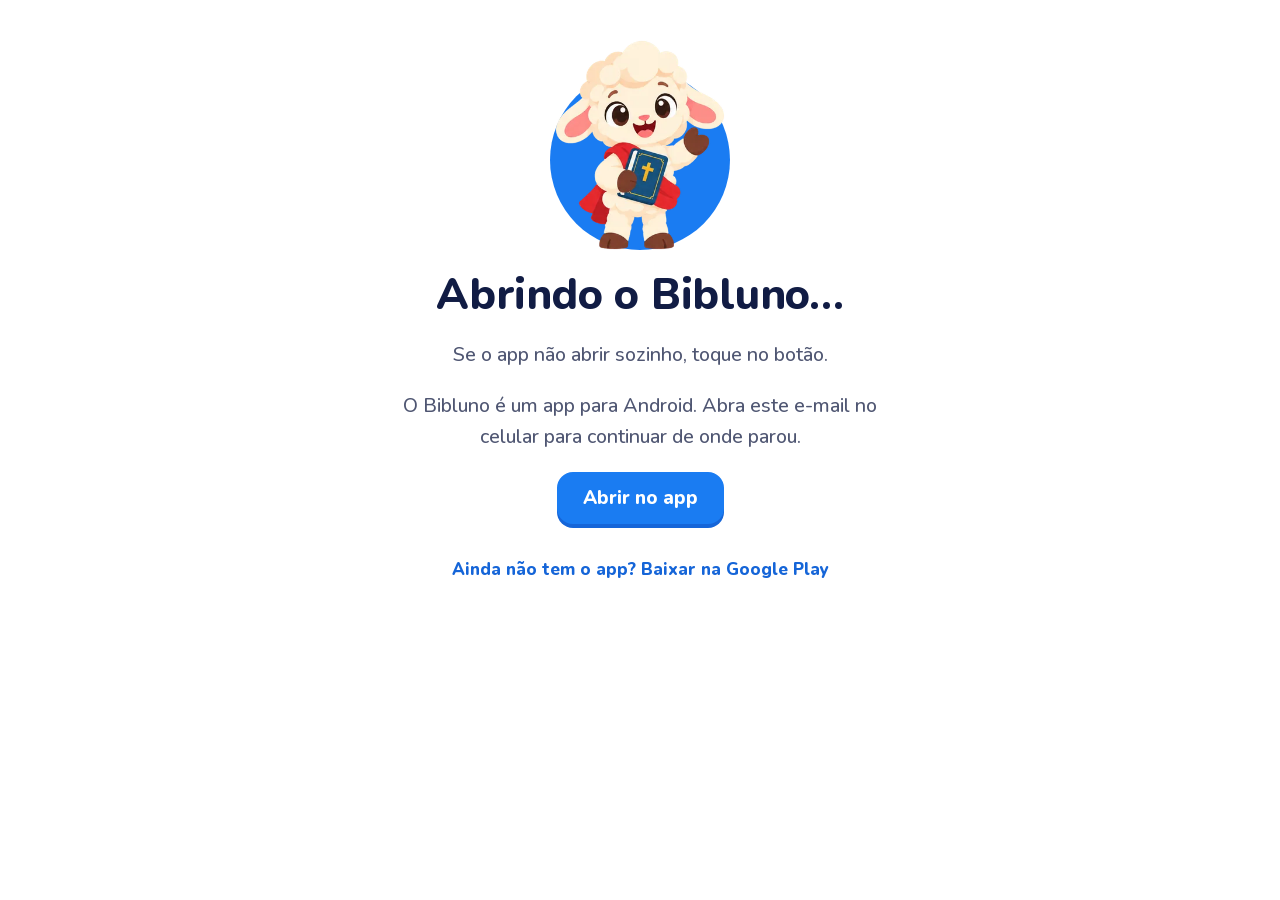
<file: abrir.html>
<!doctype html>
<html lang="pt-BR">
  <head>
    <meta charset="utf-8" />
    <meta name="viewport" content="width=device-width, initial-scale=1" />
    <title>Abrindo o Bibluno</title>
    <!-- Página-ponte dos botões dos e-mails (decisão E8, docs/decisoes.md 2026-10-12):
         https://bibluno.com.br/abrir?c=<campanha> abre o app em bibluno://email?c=…, que
         decide o destino e registra o email_link_opened; sem o app, a Google Play. Só a
         campanha (lista fechada) passa adiante, sem dado da pessoa; sem rastreador aqui. -->
    <meta name="robots" content="noindex" />
    <meta name="theme-color" content="#1A7CF2" />
    <meta name="color-scheme" content="light" />
    <link rel="icon" href="/favicon.ico" sizes="48x48" />
    <link rel="apple-touch-icon" href="/apple-touch-icon.png" />
    <link rel="stylesheet" href="/css/site.css" />
  </head>
  <body>
    <main id="conteudo" class="container not-found">
      <div class="blu-stage" aria-hidden="true">
        <img src="/img/blu-happy.webp" alt="" width="291" height="360" />
      </div>
      <h1 class="t-title">Abrindo o Bibluno…</h1>
      <p class="lead">Se o app não abrir sozinho, toque no botão.</p>
      <p class="lead" id="fora-do-android" hidden>
        O Bibluno é um app para Android. Abra este e-mail no celular para
        continuar de onde parou.
      </p>
      <a class="btn btn-primary" id="abrir" href="bibluno://email">
        Abrir no app
      </a>
      <a
        class="text-link"
        id="loja"
        href="https://play.google.com/store/apps/details?id=app.bibluno.mobile"
      >
        Ainda não tem o app? Baixar na Google Play
      </a>
    </main>
    <script>
      (function () {
        // A mesma lista de src/features/email/campaigns.ts; outra vira nenhuma.
        var campanhas = [
          'welcome',
          'weekly_recap',
          'reengagement_d7',
          'reengagement_d14',
          'trial_ending',
        ];
        var c = new URLSearchParams(location.search).get('c');
        if (campanhas.indexOf(c) === -1) c = null;
        var consulta = c ? '?c=' + c : '';
        // Reinstalação vinda do e-mail: a campanha no referrer de instalação da loja.
        var loja =
          'https://play.google.com/store/apps/details?id=app.bibluno.mobile' +
          (c
            ? '&referrer=' +
              encodeURIComponent(
                'utm_source=email&utm_medium=email&utm_campaign=' + c,
              )
            : '');
        var android = /Android/i.test(navigator.userAgent);
        // No Android, o intent:// abre o app (o mesmo bibluno://email) ou, sem ele, a loja.
        var app = android
          ? 'intent://email' +
            consulta +
            '#Intent;scheme=bibluno;package=app.bibluno.mobile;S.browser_fallback_url=' +
            encodeURIComponent(loja) +
            ';end'
          : 'bibluno://email' + consulta;
        document.getElementById('abrir').href = app;
        document.getElementById('loja').href = loja;
        if (android) location.replace(app);
        else document.getElementById('fora-do-android').hidden = false;
      })();
    </script>
  </body>
</html>
</file>
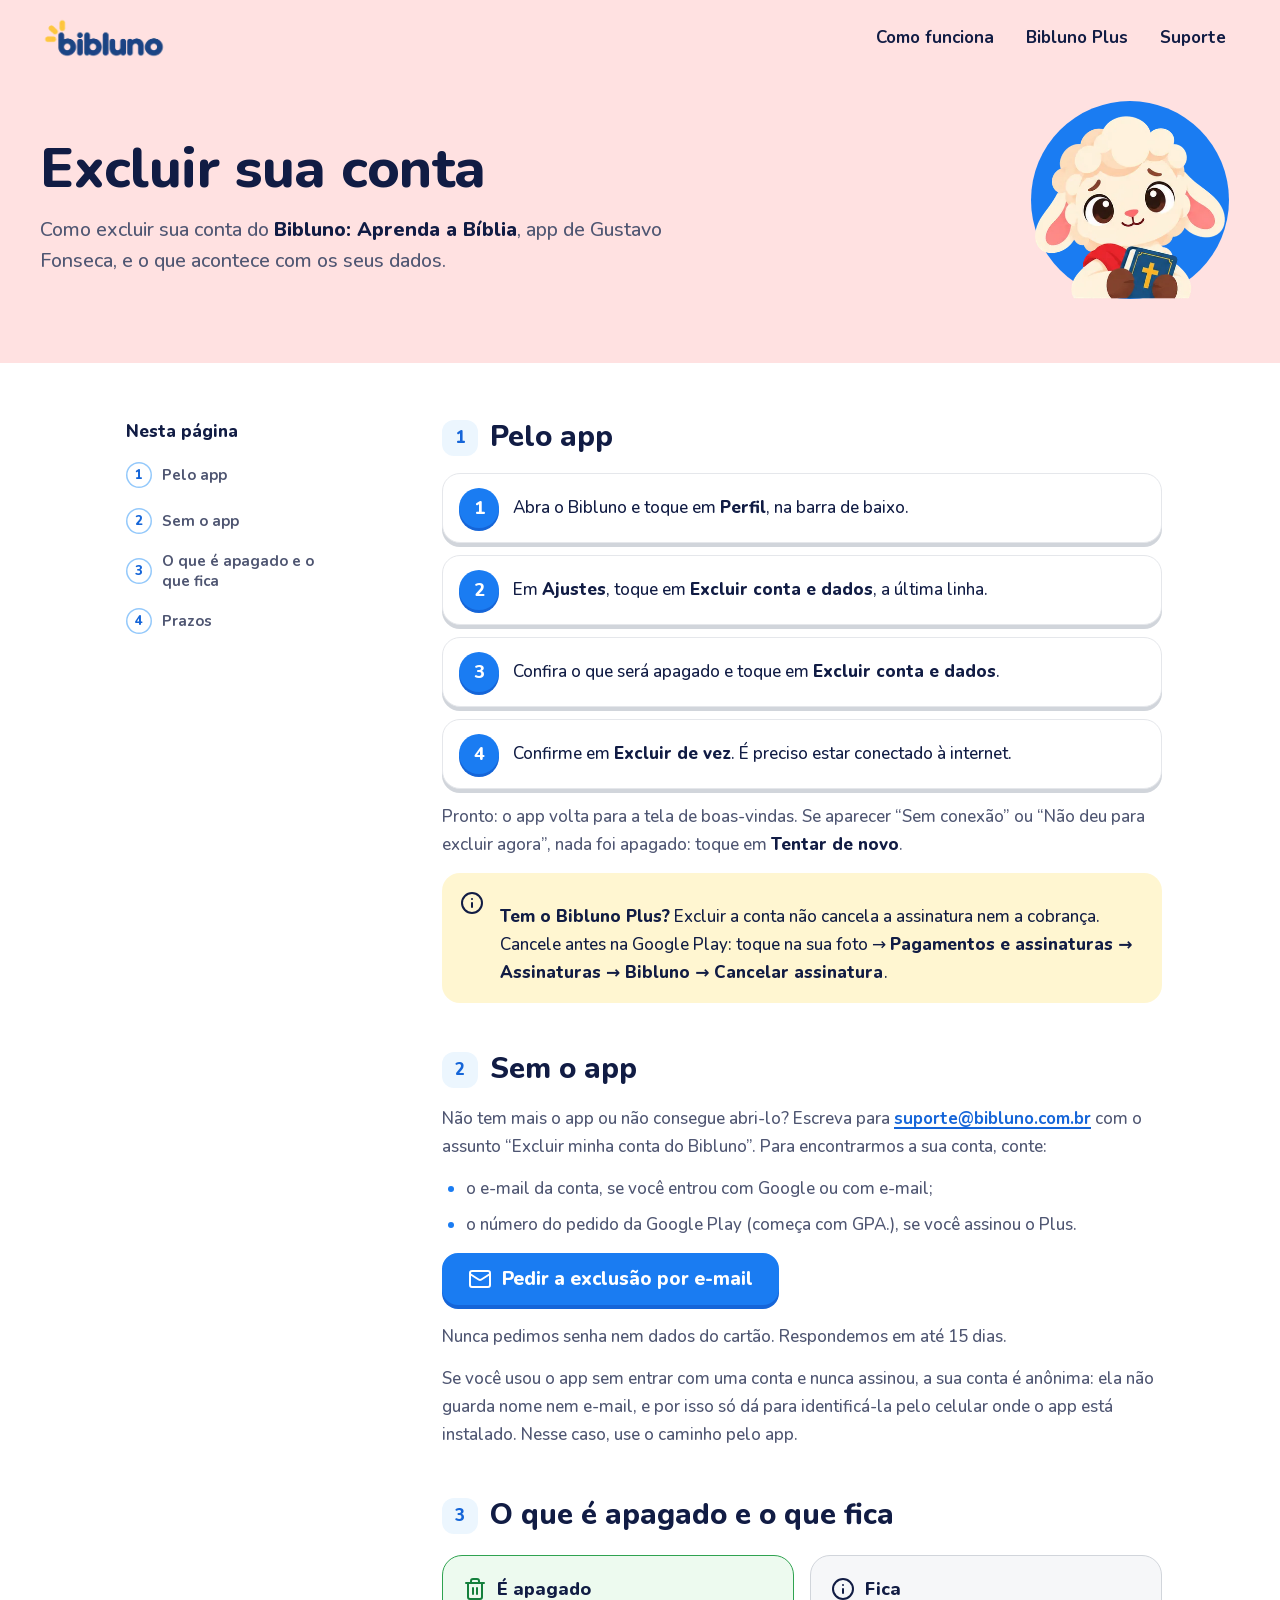
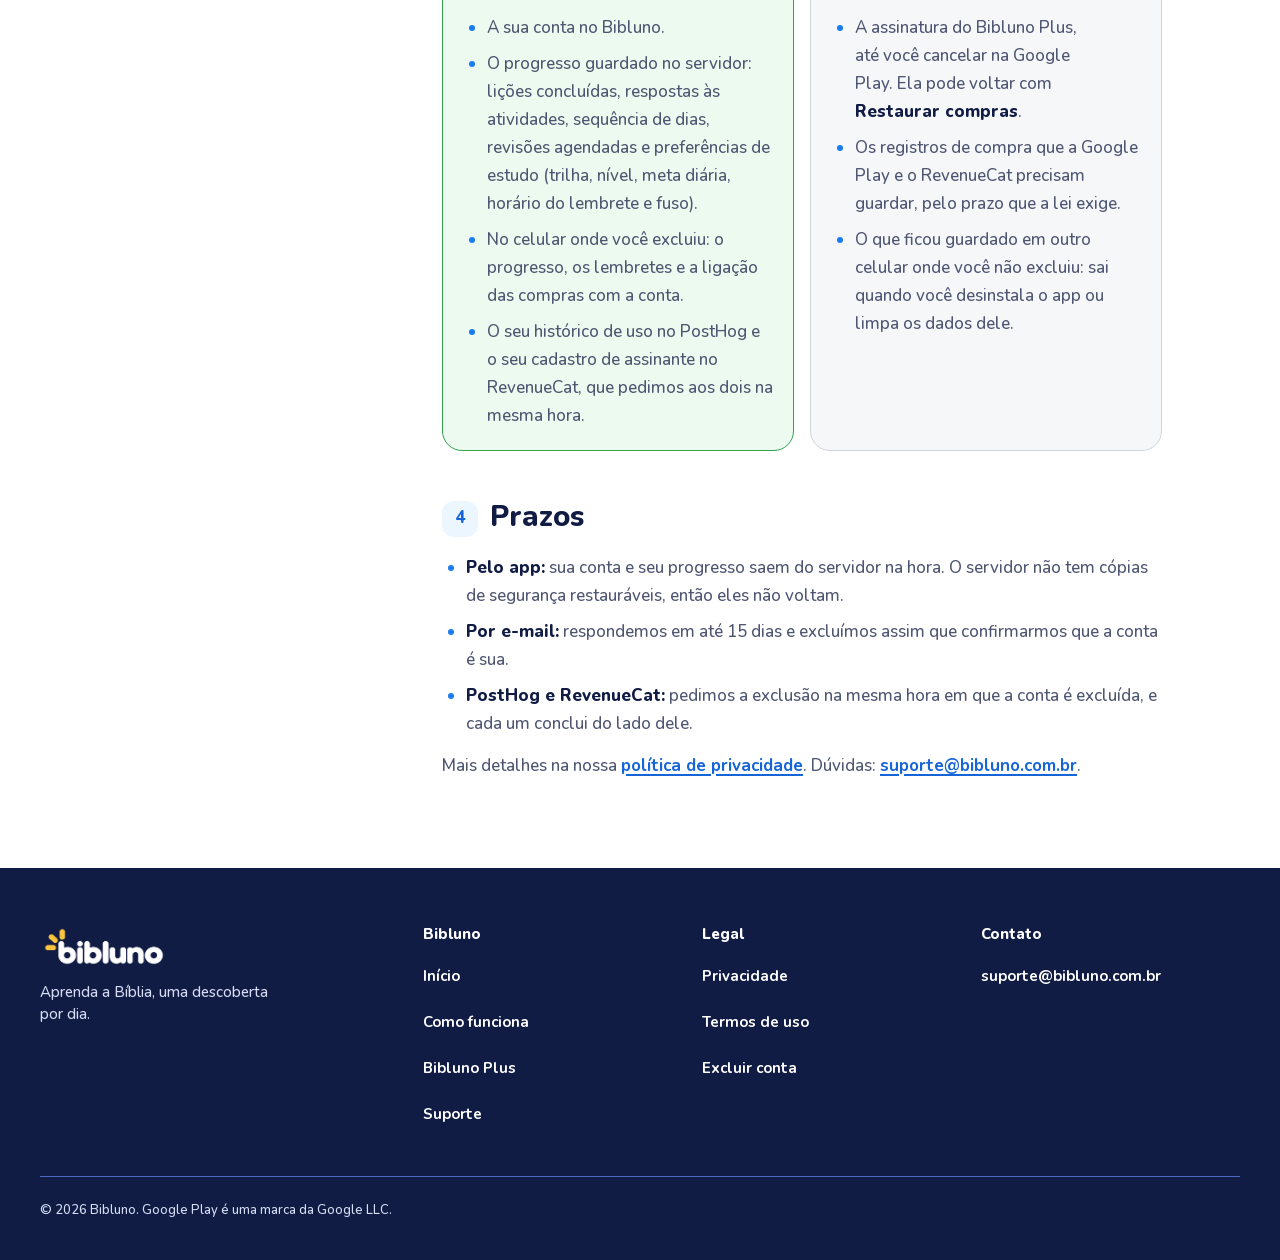
<file: excluir-conta.html>
<!doctype html>
<html lang="pt-BR">
  <head>
    <meta charset="utf-8" />
    <meta name="viewport" content="width=device-width, initial-scale=1" />
    <title>Excluir sua conta · Bibluno</title>
    <meta
      name="description"
      content="Como excluir sua conta do Bibluno: Aprenda a Bíblia pelo app ou por e-mail, o que é apagado, o que fica e em quanto tempo."
    />
    <link rel="canonical" href="https://bibluno.com.br/excluir-conta" />
    <meta name="theme-color" content="#1A7CF2" />
    <meta name="color-scheme" content="light" />
    <meta property="og:type" content="website" />
    <meta property="og:locale" content="pt_BR" />
    <meta property="og:site_name" content="Bibluno" />
    <meta property="og:url" content="https://bibluno.com.br/excluir-conta" />
    <meta property="og:title" content="Excluir sua conta · Bibluno" />
    <meta
      property="og:description"
      content="Como excluir sua conta do Bibluno e o que acontece com os seus dados."
    />
    <meta property="og:image" content="https://bibluno.com.br/img/og.jpg" />
    <meta property="og:image:width" content="1200" />
    <meta property="og:image:height" content="630" />
    <meta name="twitter:card" content="summary_large_image" />
    <link rel="icon" href="/favicon.ico" sizes="48x48" />
    <link rel="apple-touch-icon" href="/apple-touch-icon.png" />
    <link rel="manifest" href="/site.webmanifest" />
    <link
      rel="preload"
      href="/fonts/nunito-800.woff2"
      as="font"
      type="font/woff2"
      crossorigin
    />
    <link
      rel="preload"
      href="/fonts/nunito-500.woff2"
      as="font"
      type="font/woff2"
      crossorigin
    />
    <link rel="stylesheet" href="/css/site.css" />
    <script
      defer
      src="https://cdn.himetrica.com/tracker.js"
      data-api-key="hm_f5f6a80bf62bbd031574fa7926d9ac480c377df9610dd5c5"
    ></script>
    <script defer src="/js/site.js"></script>
  </head>
  <body>
    <a class="skip-link" href="#conteudo">Pular para o conteúdo</a>

    <header class="site-header has-tint tint-rose">
      <div class="container">
        <a class="brand" href="/" aria-label="Bibluno, início">
          <img src="/img/logo.webp" alt="" width="280" height="99" />
        </a>
        <nav class="site-nav" aria-label="Principal">
          <ul>
            <li class="nav-wide">
              <a href="/#como-funciona">Como funciona</a>
            </li>
            <li class="nav-wide"><a href="/#plus">Bibluno Plus</a></li>
            <li><a href="/suporte">Suporte</a></li>
          </ul>
        </nav>
      </div>
    </header>

    <main id="conteudo">
      <section class="page-hero tint-rose" aria-labelledby="titulo">
        <div class="container">
          <div>
            <h1 id="titulo" class="t-display">Excluir sua conta</h1>
            <p class="lead">
              Como excluir sua conta do
              <strong>Bibluno: Aprenda a Bíblia</strong>, app de Gustavo
              Fonseca, e o que acontece com os seus dados.
            </p>
          </div>
          <div class="blu-stage" aria-hidden="true">
            <img
              src="/img/blu-face-miss.webp"
              alt=""
              width="374"
              height="360"
            />
          </div>
        </div>
      </section>

      <div class="container">
        <div class="doc">
          <nav class="toc" aria-label="Nesta página">
            <details open>
              <summary>
                Nesta página
                <svg class="i" aria-hidden="true">
                  <use href="/img/icones.svg#chevron-down" />
                </svg>
              </summary>
              <ol>
                <li><a href="#pelo-app">Pelo app</a></li>
                <li><a href="#sem-o-app">Sem o app</a></li>
                <li><a href="#o-que-sai">O que é apagado e o que fica</a></li>
                <li><a href="#prazos">Prazos</a></li>
              </ol>
            </details>
          </nav>

          <article class="prose">
            <section>
              <h2 id="pelo-app"><span class="num">1</span> Pelo app</h2>
              <ol class="steps">
                <li>
                  <span
                    >Abra o Bibluno e toque em <strong>Perfil</strong>, na barra
                    de baixo.</span
                  >
                </li>
                <li>
                  <span
                    >Em <strong>Ajustes</strong>, toque em
                    <strong>Excluir conta e dados</strong>, a última
                    linha.</span
                  >
                </li>
                <li>
                  <span
                    >Confira o que será apagado e toque em
                    <strong>Excluir conta e dados</strong>.</span
                  >
                </li>
                <li>
                  <span
                    >Confirme em <strong>Excluir de vez</strong>. É preciso
                    estar conectado à internet.</span
                  >
                </li>
              </ol>
              <p>
                Pronto: o app volta para a tela de boas-vindas. Se aparecer “Sem
                conexão” ou “Não deu para excluir agora”, nada foi apagado:
                toque em <strong>Tentar de novo</strong>.
              </p>
              <div class="callout callout-warn">
                <svg class="i" aria-hidden="true">
                  <use href="/img/icones.svg#info" />
                </svg>
                <p>
                  <strong>Tem o Bibluno Plus?</strong> Excluir a conta não
                  cancela a assinatura nem a cobrança. Cancele antes na Google
                  Play: toque na sua foto →
                  <strong
                    >Pagamentos e assinaturas → Assinaturas → Bibluno → Cancelar
                    assinatura</strong
                  >.
                </p>
              </div>
            </section>

            <section>
              <h2 id="sem-o-app"><span class="num">2</span> Sem o app</h2>
              <p>
                Não tem mais o app ou não consegue abri-lo? Escreva para
                <a href="mailto:suporte@bibluno.com.br"
                  >suporte@bibluno.com.br</a
                >
                com o assunto “Excluir minha conta do Bibluno”. Para
                encontrarmos a sua conta, conte:
              </p>
              <ul>
                <li>
                  o e-mail da conta, se você entrou com Google ou com e-mail;
                </li>
                <li>
                  o número do pedido da Google Play (começa com GPA.), se você
                  assinou o Plus.
                </li>
              </ul>
              <p>
                <a
                  class="btn btn-primary"
                  href="mailto:suporte@bibluno.com.br?subject=Excluir%20minha%20conta%20do%20Bibluno"
                >
                  <svg class="i" aria-hidden="true">
                    <use href="/img/icones.svg#mail" />
                  </svg>
                  Pedir a exclusão por e-mail
                </a>
              </p>
              <p>
                Nunca pedimos senha nem dados do cartão. Respondemos em até 15
                dias.
              </p>
              <p>
                Se você usou o app sem entrar com uma conta e nunca assinou, a
                sua conta é anônima: ela não guarda nome nem e-mail, e por isso
                só dá para identificá-la pelo celular onde o app está instalado.
                Nesse caso, use o caminho pelo app.
              </p>
            </section>

            <section>
              <h2 id="o-que-sai">
                <span class="num">3</span> O que é apagado e o que fica
              </h2>
              <div class="split">
                <div class="gone">
                  <h3>
                    <svg class="i" aria-hidden="true">
                      <use href="/img/icones.svg#trash" />
                    </svg>
                    É apagado
                  </h3>
                  <ul>
                    <li>A sua conta no Bibluno.</li>
                    <li>
                      O progresso guardado no servidor: lições concluídas,
                      respostas às atividades, sequência de dias, revisões
                      agendadas e preferências de estudo (trilha, nível, meta
                      diária, horário do lembrete e fuso).
                    </li>
                    <li>
                      No celular onde você excluiu: o progresso, os lembretes e
                      a ligação das compras com a conta.
                    </li>
                    <li>
                      O seu histórico de uso no PostHog e o seu cadastro de
                      assinante no RevenueCat, que pedimos aos dois na mesma
                      hora.
                    </li>
                  </ul>
                </div>
                <div class="stays">
                  <h3>
                    <svg class="i" aria-hidden="true">
                      <use href="/img/icones.svg#info" />
                    </svg>
                    Fica
                  </h3>
                  <ul>
                    <li>
                      A assinatura do Bibluno Plus, até você cancelar na Google
                      Play. Ela pode voltar com
                      <strong>Restaurar compras</strong>.
                    </li>
                    <li>
                      Os registros de compra que a Google Play e o RevenueCat
                      precisam guardar, pelo prazo que a lei exige.
                    </li>
                    <li>
                      O que ficou guardado em outro celular onde você não
                      excluiu: sai quando você desinstala o app ou limpa os
                      dados dele.
                    </li>
                  </ul>
                </div>
              </div>
            </section>

            <section>
              <h2 id="prazos"><span class="num">4</span> Prazos</h2>
              <ul>
                <li>
                  <strong>Pelo app:</strong> sua conta e seu progresso saem do
                  servidor na hora. O servidor não tem cópias de segurança
                  restauráveis, então eles não voltam.
                </li>
                <li>
                  <strong>Por e-mail:</strong> respondemos em até 15 dias e
                  excluímos assim que confirmarmos que a conta é sua.
                </li>
                <li>
                  <strong>PostHog e RevenueCat:</strong> pedimos a exclusão na
                  mesma hora em que a conta é excluída, e cada um conclui do
                  lado dele.
                </li>
              </ul>
              <p>
                Mais detalhes na nossa
                <a href="/privacidade">política de privacidade</a>. Dúvidas:
                <a href="mailto:suporte@bibluno.com.br"
                  >suporte@bibluno.com.br</a
                >.
              </p>
            </section>
          </article>
        </div>
      </div>
    </main>

    <footer class="site-footer">
      <div class="container">
        <div class="footer-grid">
          <div class="footer-brand">
            <img
              src="/img/logo-white.webp"
              alt="Bibluno"
              width="280"
              height="99"
              loading="lazy"
            />
            <p>Aprenda a Bíblia, uma descoberta por dia.</p>
          </div>
          <div class="footer-col">
            <h2>Bibluno</h2>
            <ul>
              <li><a href="/">Início</a></li>
              <li><a href="/#como-funciona">Como funciona</a></li>
              <li><a href="/#plus">Bibluno Plus</a></li>
              <li><a href="/suporte">Suporte</a></li>
            </ul>
          </div>
          <div class="footer-col">
            <h2>Legal</h2>
            <ul>
              <li><a href="/privacidade">Privacidade</a></li>
              <li><a href="/termos">Termos de uso</a></li>
              <li>
                <a href="/excluir-conta" aria-current="page">Excluir conta</a>
              </li>
            </ul>
          </div>
          <div class="footer-col">
            <h2>Contato</h2>
            <ul>
              <li>
                <a href="mailto:suporte@bibluno.com.br"
                  >suporte@bibluno.com.br</a
                >
              </li>
            </ul>
          </div>
        </div>
        <div class="footer-bottom">
          <p>© 2026 Bibluno. Google Play é uma marca da Google LLC.</p>
        </div>
      </div>
    </footer>
  </body>
</html>
</file>
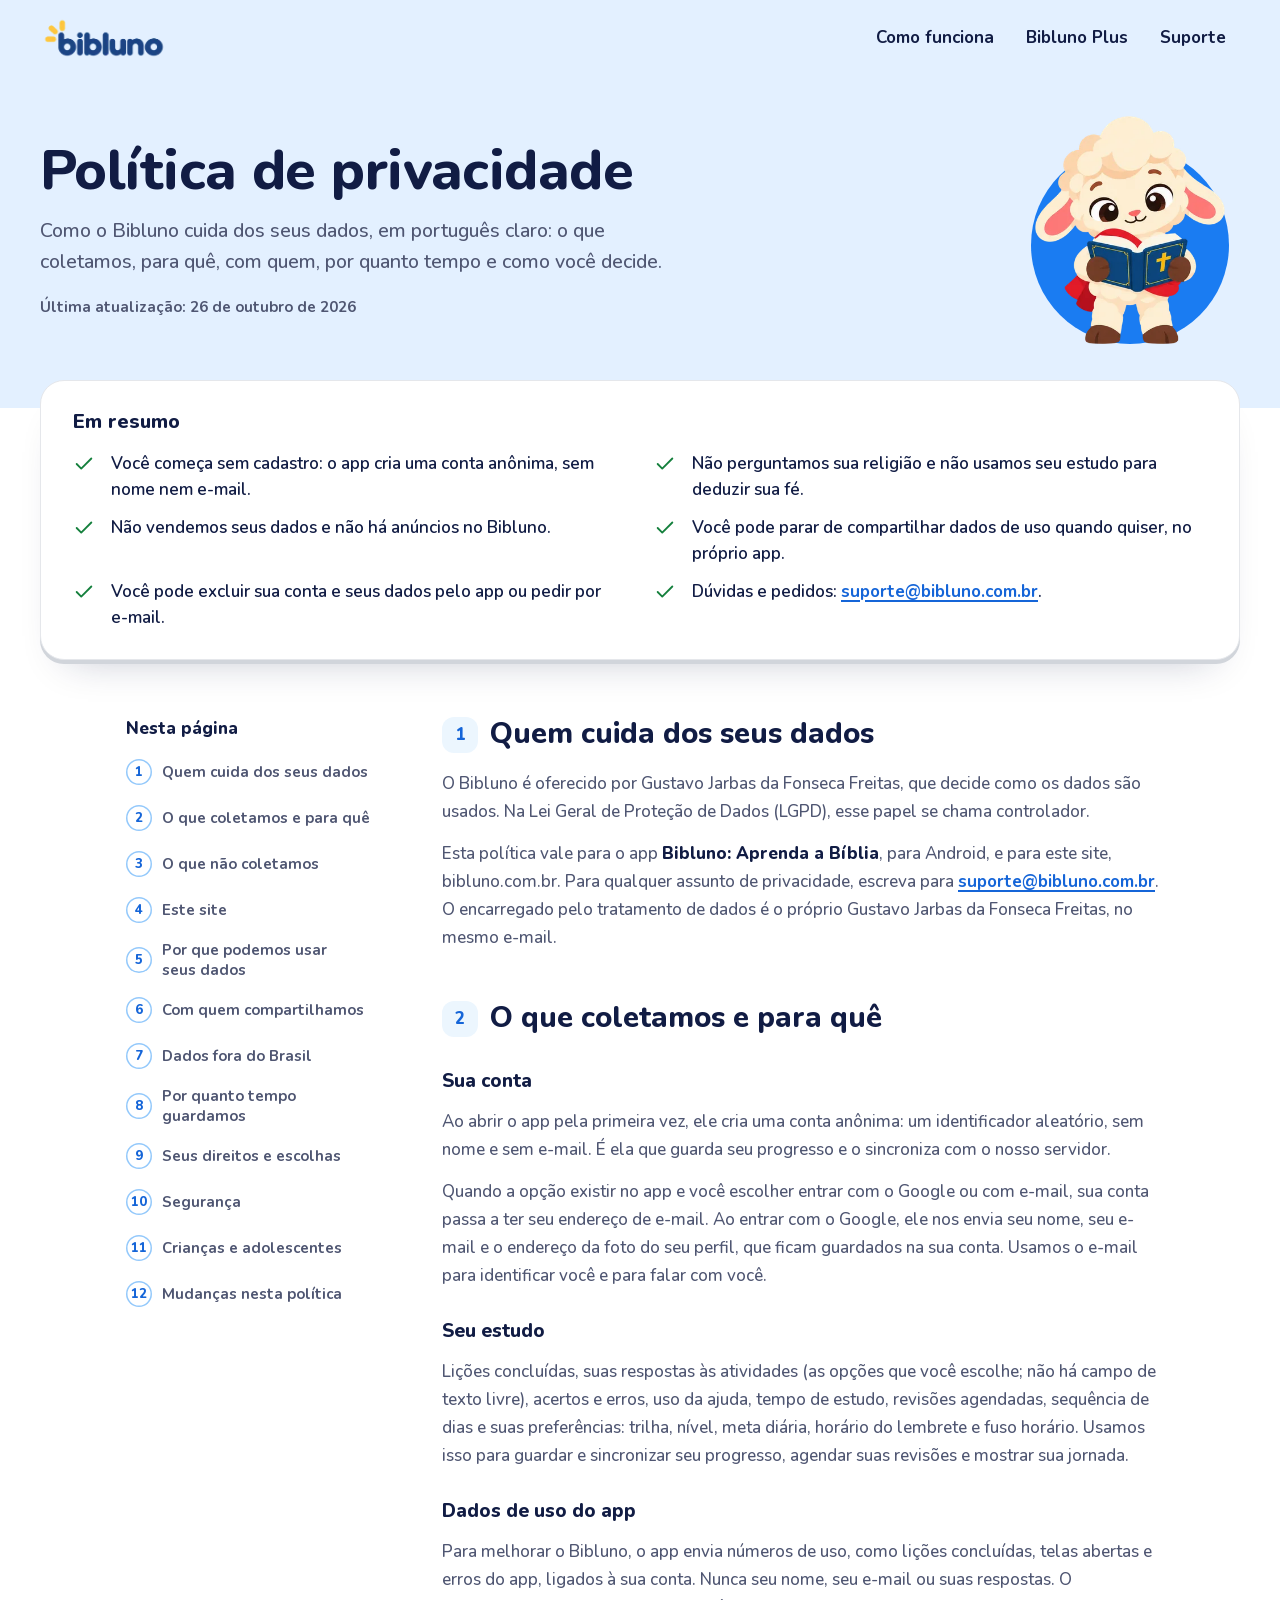
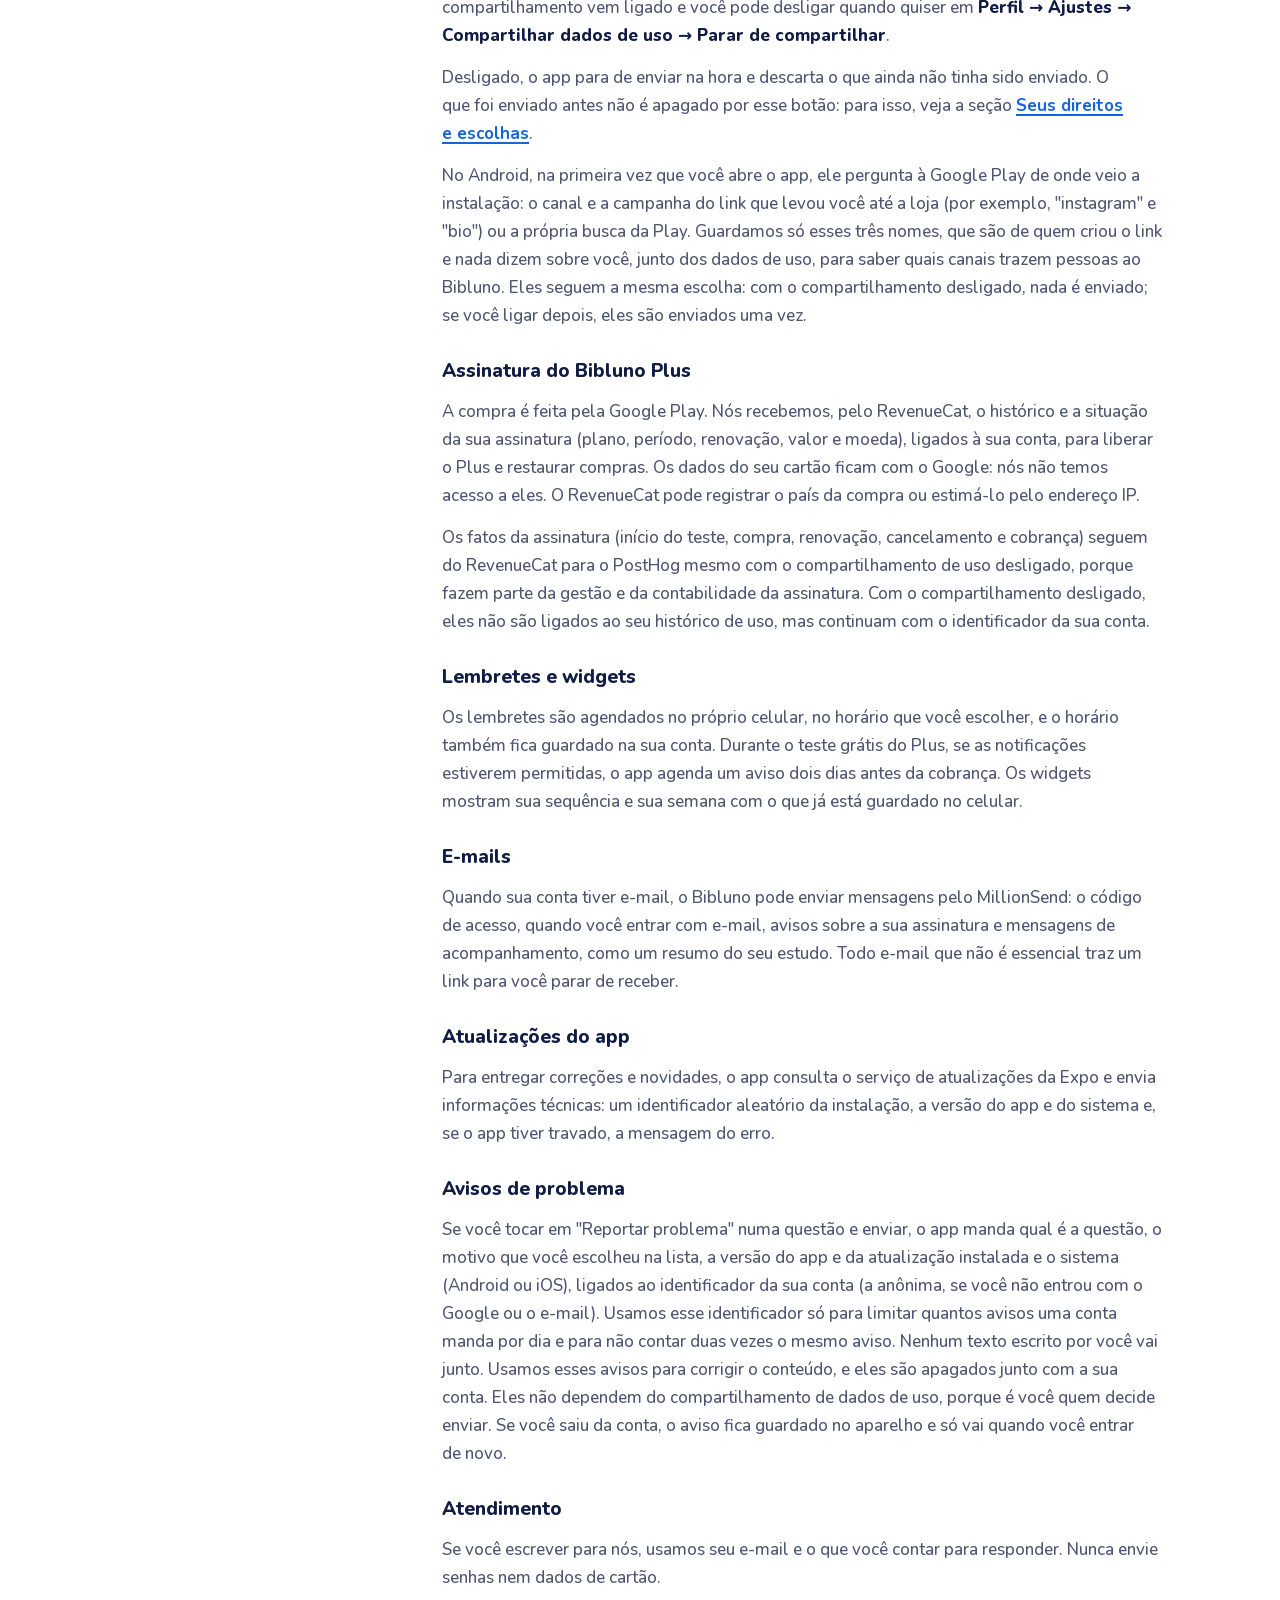
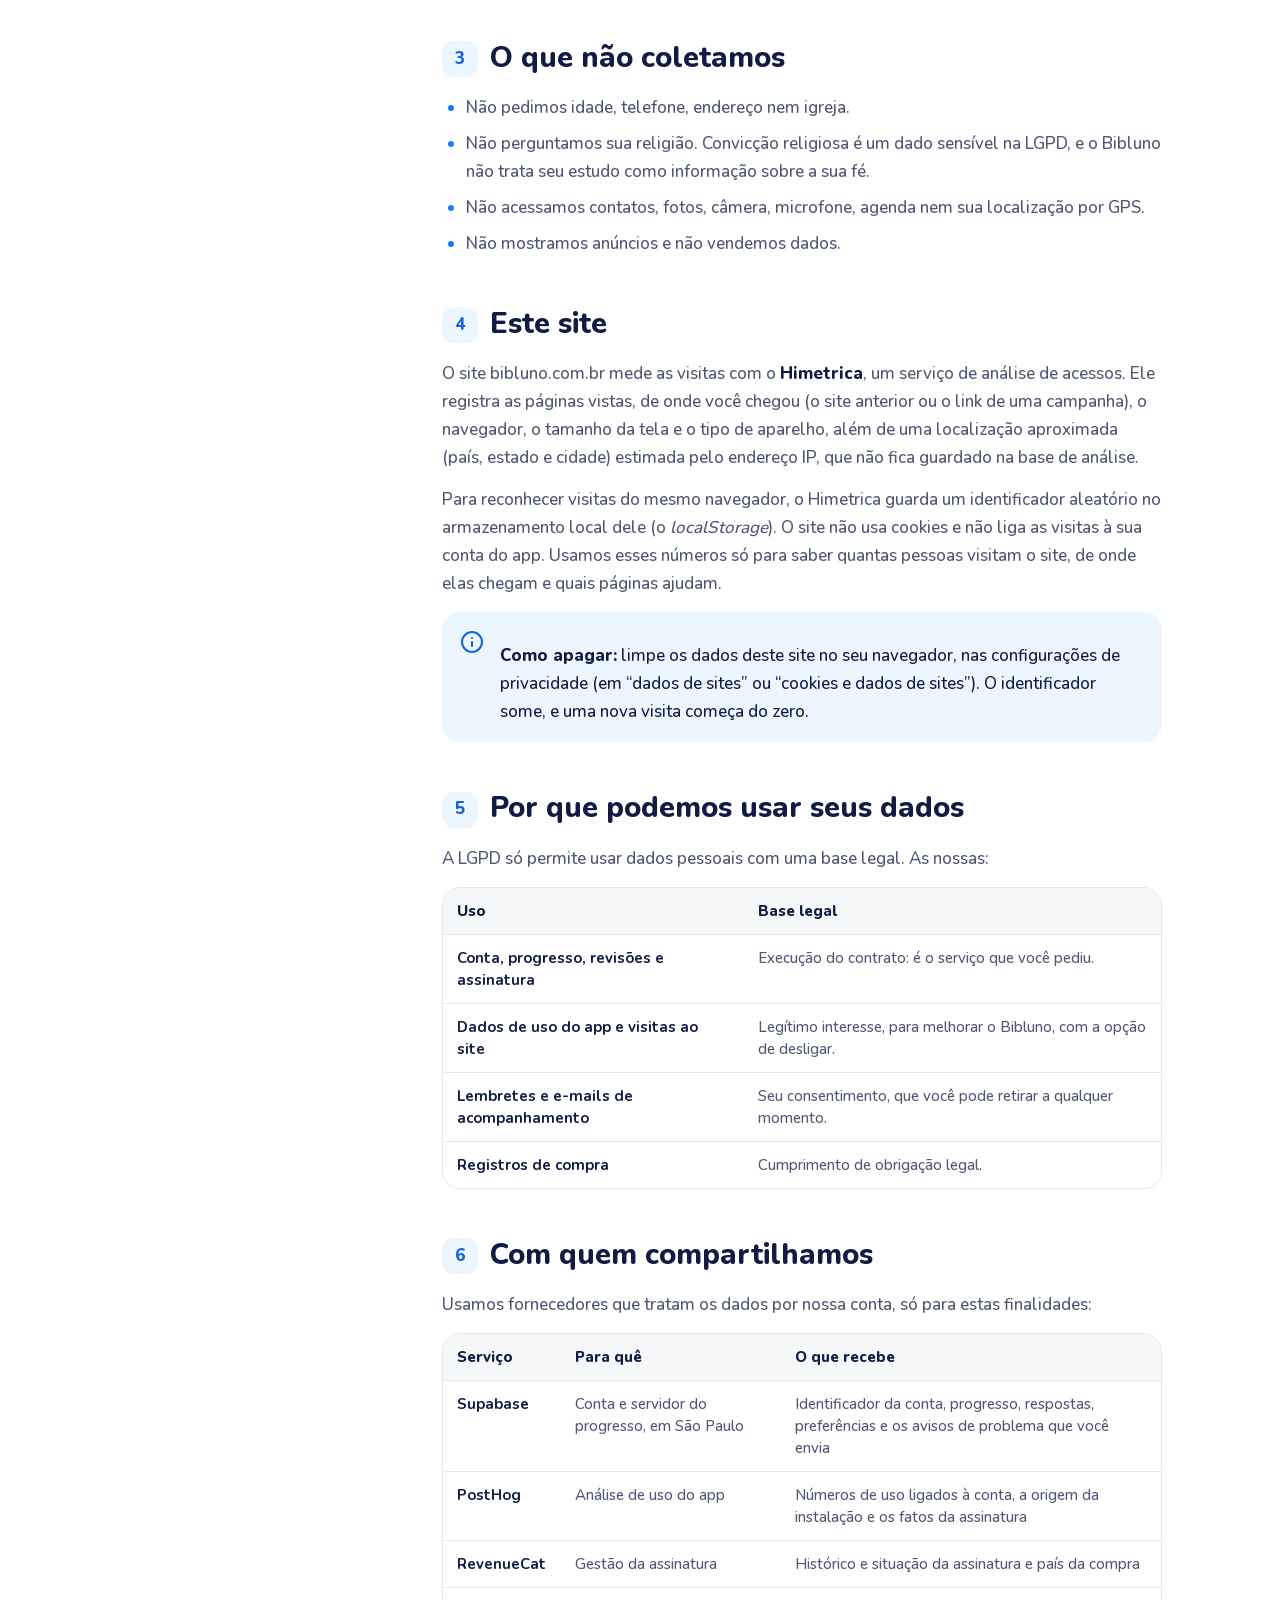
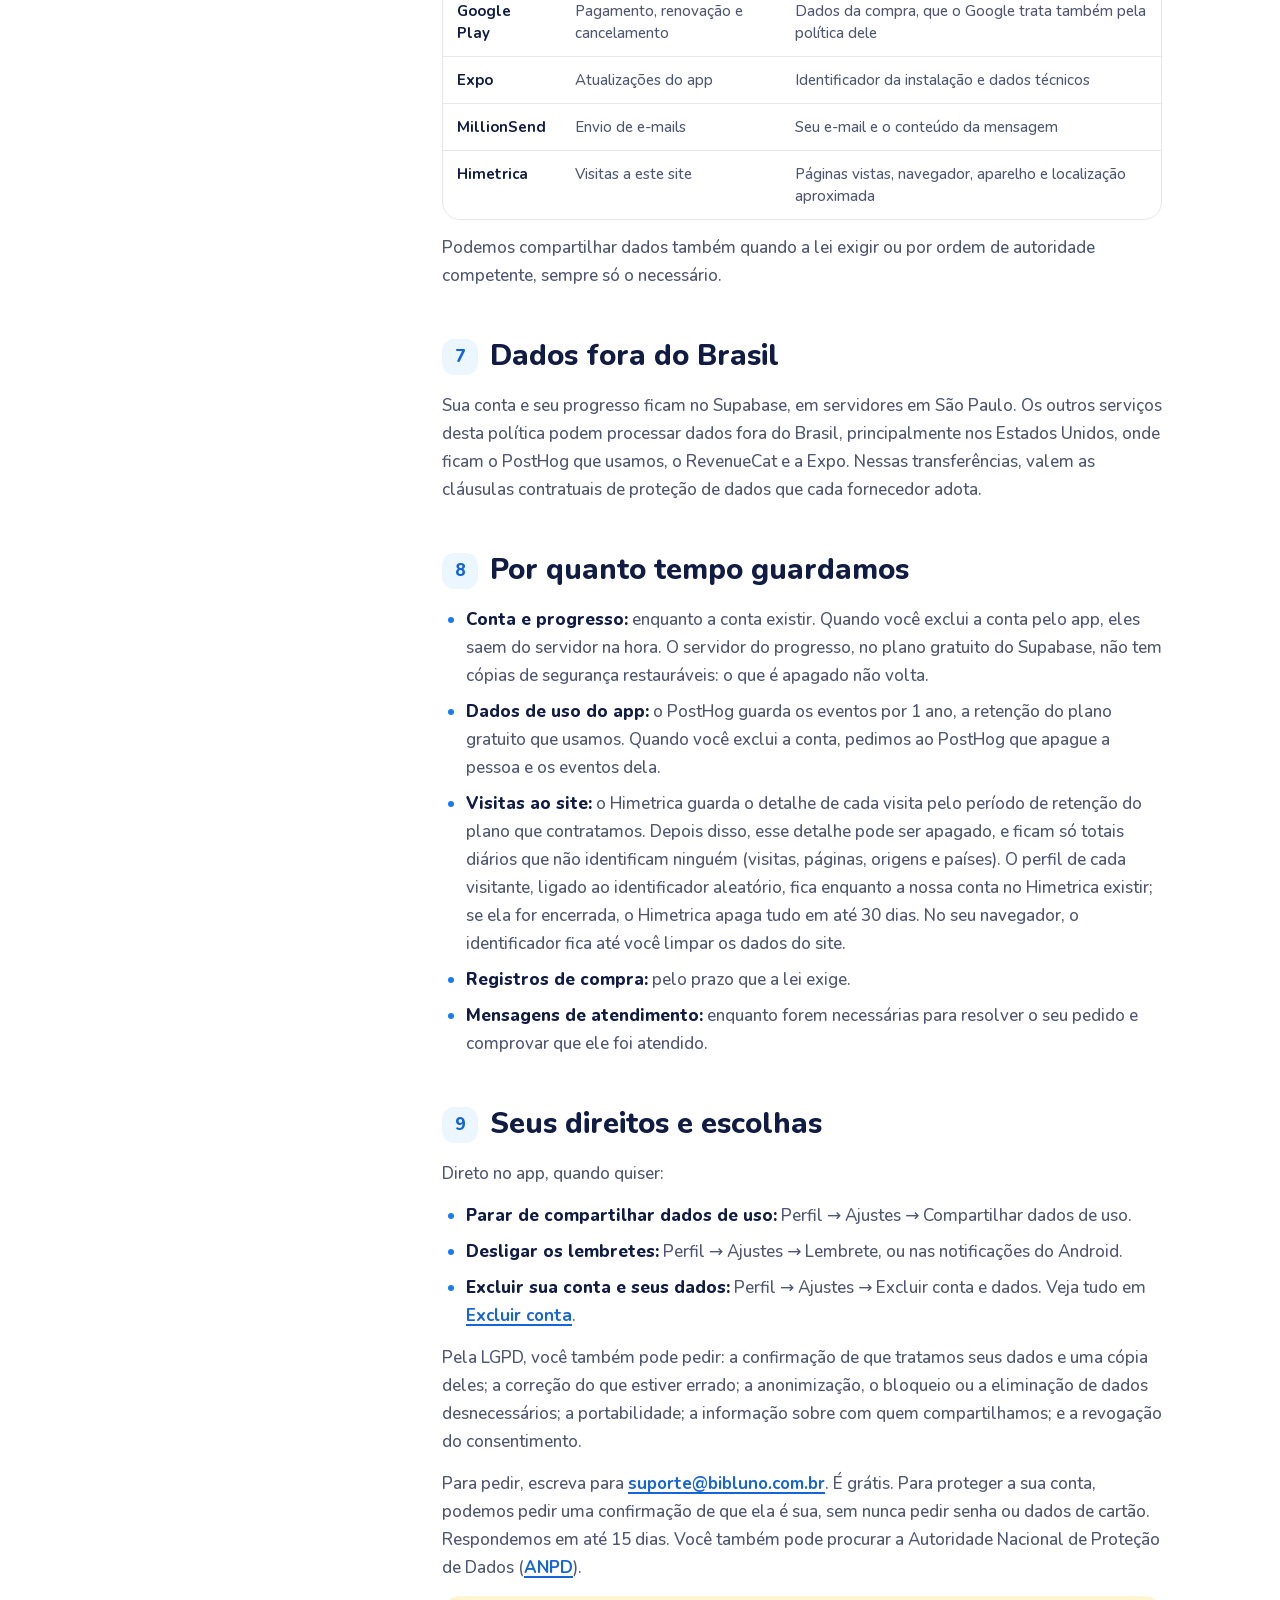
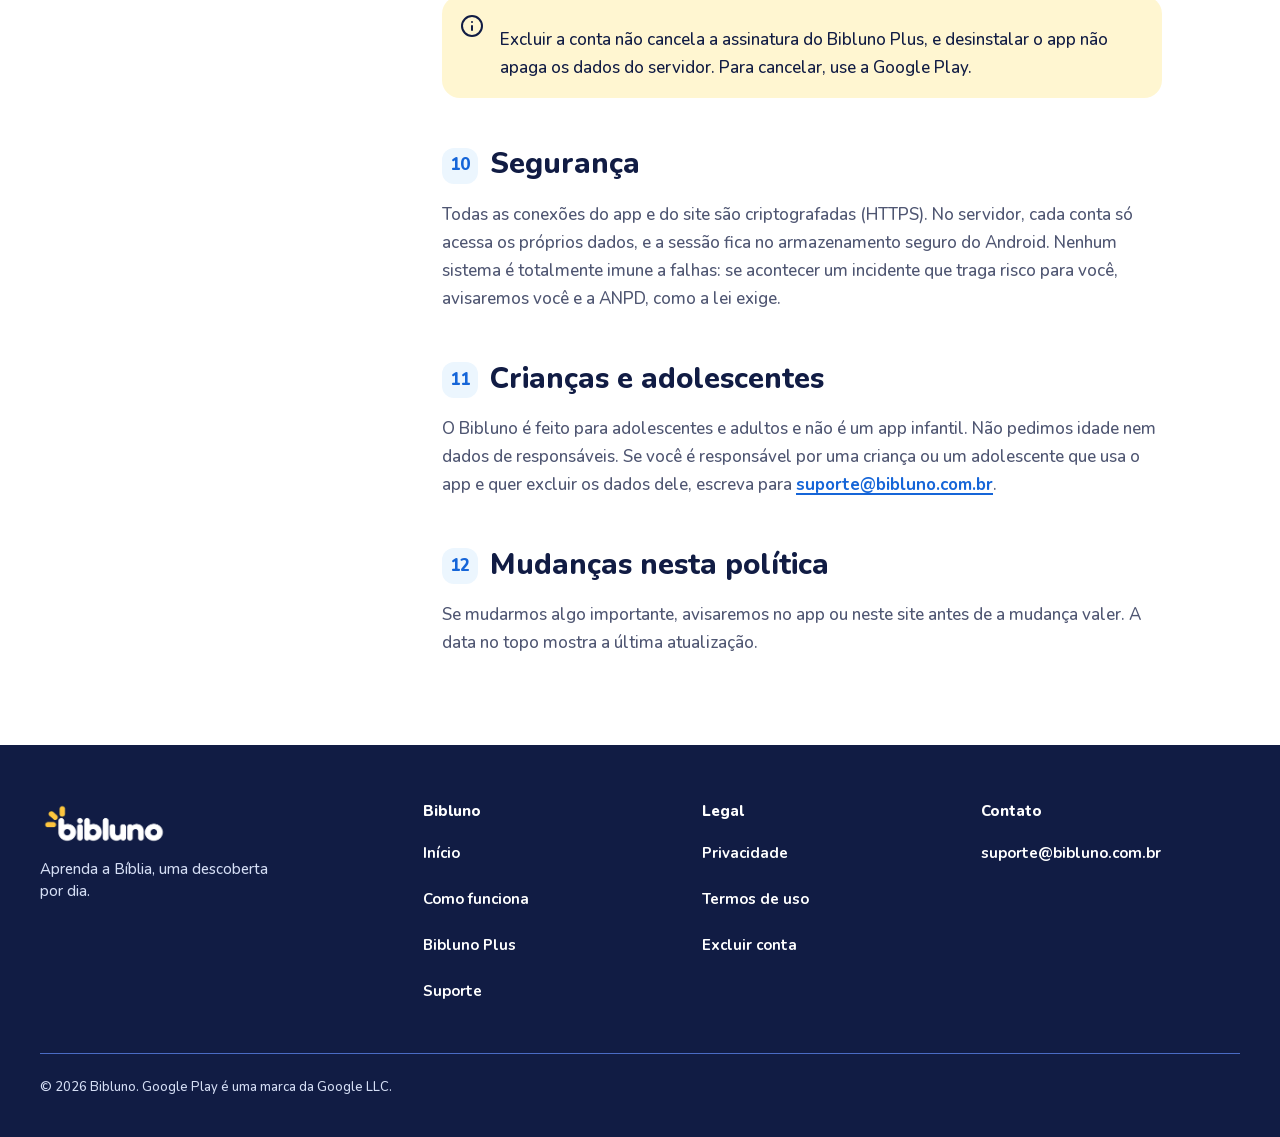
<file: privacidade.html>
<!doctype html>
<html lang="pt-BR">
  <head>
    <meta charset="utf-8" />
    <meta name="viewport" content="width=device-width, initial-scale=1" />
    <title>Política de privacidade · Bibluno</title>
    <meta
      name="description"
      content="Como o Bibluno cuida dos seus dados, em português claro: o que coletamos, para quê, com quem, por quanto tempo e como exercer seus direitos."
    />
    <link rel="canonical" href="https://bibluno.com.br/privacidade" />
    <meta name="theme-color" content="#1A7CF2" />
    <meta name="color-scheme" content="light" />
    <meta property="og:type" content="website" />
    <meta property="og:locale" content="pt_BR" />
    <meta property="og:site_name" content="Bibluno" />
    <meta property="og:url" content="https://bibluno.com.br/privacidade" />
    <meta property="og:title" content="Política de privacidade · Bibluno" />
    <meta
      property="og:description"
      content="Como o Bibluno cuida dos seus dados, em português claro."
    />
    <meta property="og:image" content="https://bibluno.com.br/img/og.jpg" />
    <meta property="og:image:width" content="1200" />
    <meta property="og:image:height" content="630" />
    <meta name="twitter:card" content="summary_large_image" />
    <link rel="icon" href="/favicon.ico" sizes="48x48" />
    <link rel="apple-touch-icon" href="/apple-touch-icon.png" />
    <link rel="manifest" href="/site.webmanifest" />
    <link
      rel="preload"
      href="/fonts/nunito-800.woff2"
      as="font"
      type="font/woff2"
      crossorigin
    />
    <link
      rel="preload"
      href="/fonts/nunito-500.woff2"
      as="font"
      type="font/woff2"
      crossorigin
    />
    <link rel="stylesheet" href="/css/site.css" />
    <script
      defer
      src="https://cdn.himetrica.com/tracker.js"
      data-api-key="hm_f5f6a80bf62bbd031574fa7926d9ac480c377df9610dd5c5"
    ></script>
    <script defer src="/js/site.js"></script>
  </head>
  <body>
    <a class="skip-link" href="#conteudo">Pular para o conteúdo</a>

    <header class="site-header has-tint tint-sky">
      <div class="container">
        <a class="brand" href="/" aria-label="Bibluno, início">
          <img src="/img/logo.webp" alt="" width="280" height="99" />
        </a>
        <nav class="site-nav" aria-label="Principal">
          <ul>
            <li class="nav-wide">
              <a href="/#como-funciona">Como funciona</a>
            </li>
            <li class="nav-wide"><a href="/#plus">Bibluno Plus</a></li>
            <li><a href="/suporte">Suporte</a></li>
          </ul>
        </nav>
      </div>
    </header>

    <main id="conteudo">
      <section class="page-hero tint-sky" aria-labelledby="titulo">
        <div class="container">
          <div>
            <h1 id="titulo" class="t-display">Política de privacidade</h1>
            <p class="lead">
              Como o Bibluno cuida dos seus dados, em português claro: o que
              coletamos, para quê, com quem, por quanto tempo e como você
              decide.
            </p>
            <p class="updated">Última atualização: 26 de outubro de 2026</p>
          </div>
          <div class="blu-stage" aria-hidden="true">
            <img src="/img/blu-read.webp" alt="" width="334" height="400" />
          </div>
        </div>
      </section>

      <div class="container">
        <section class="summary-card" aria-labelledby="resumo">
          <h2 id="resumo">Em resumo</h2>
          <ul>
            <li>
              <svg class="i" aria-hidden="true">
                <use href="/img/icones.svg#check" />
              </svg>
              <span
                >Você começa sem cadastro: o app cria uma conta anônima, sem
                nome nem e-mail.</span
              >
            </li>
            <li>
              <svg class="i" aria-hidden="true">
                <use href="/img/icones.svg#check" />
              </svg>
              <span
                >Não perguntamos sua religião e não usamos seu estudo para
                deduzir sua fé.</span
              >
            </li>
            <li>
              <svg class="i" aria-hidden="true">
                <use href="/img/icones.svg#check" />
              </svg>
              <span>Não vendemos seus dados e não há anúncios no Bibluno.</span>
            </li>
            <li>
              <svg class="i" aria-hidden="true">
                <use href="/img/icones.svg#check" />
              </svg>
              <span
                >Você pode parar de compartilhar dados de uso quando quiser, no
                próprio app.</span
              >
            </li>
            <li>
              <svg class="i" aria-hidden="true">
                <use href="/img/icones.svg#check" />
              </svg>
              <span
                >Você pode excluir sua conta e seus dados pelo app ou pedir por
                e-mail.</span
              >
            </li>
            <li>
              <svg class="i" aria-hidden="true">
                <use href="/img/icones.svg#check" />
              </svg>
              <span
                >Dúvidas e pedidos:
                <a href="mailto:suporte@bibluno.com.br"
                  >suporte@bibluno.com.br</a
                >.</span
              >
            </li>
          </ul>
        </section>

        <div class="doc">
          <nav class="toc" aria-label="Nesta página">
            <details open>
              <summary>
                Nesta página
                <svg class="i" aria-hidden="true">
                  <use href="/img/icones.svg#chevron-down" />
                </svg>
              </summary>
              <ol>
                <li><a href="#quem-somos">Quem cuida dos seus dados</a></li>
                <li>
                  <a href="#o-que-coletamos">O que coletamos e para quê</a>
                </li>
                <li><a href="#o-que-nao">O que não coletamos</a></li>
                <li><a href="#site">Este site</a></li>
                <li><a href="#bases">Por que podemos usar seus dados</a></li>
                <li><a href="#fornecedores">Com quem compartilhamos</a></li>
                <li><a href="#fora-do-brasil">Dados fora do Brasil</a></li>
                <li><a href="#prazos">Por quanto tempo guardamos</a></li>
                <li><a href="#direitos">Seus direitos e escolhas</a></li>
                <li><a href="#seguranca">Segurança</a></li>
                <li><a href="#adolescentes">Crianças e adolescentes</a></li>
                <li><a href="#mudancas">Mudanças nesta política</a></li>
              </ol>
            </details>
          </nav>

          <article class="prose">
            <section>
              <h2 id="quem-somos">
                <span class="num">1</span> Quem cuida dos seus dados
              </h2>
              <p>
                O Bibluno é oferecido por Gustavo Jarbas da Fonseca Freitas, que
                decide como os dados são usados. Na Lei Geral de Proteção de
                Dados (LGPD), esse papel se chama controlador.
              </p>
              <p>
                Esta política vale para o app
                <strong>Bibluno: Aprenda a Bíblia</strong>, para Android, e para
                este site, bibluno.com.br. Para qualquer assunto de privacidade,
                escreva para
                <a href="mailto:suporte@bibluno.com.br"
                  >suporte@bibluno.com.br</a
                >. O encarregado pelo tratamento de dados é o próprio Gustavo
                Jarbas da Fonseca Freitas, no mesmo e-mail.
              </p>
            </section>

            <section>
              <h2 id="o-que-coletamos">
                <span class="num">2</span> O que coletamos e para quê
              </h2>

              <h3>Sua conta</h3>
              <p>
                Ao abrir o app pela primeira vez, ele cria uma conta anônima: um
                identificador aleatório, sem nome e sem e-mail. É ela que guarda
                seu progresso e o sincroniza com o nosso servidor.
              </p>
              <p>
                Quando a opção existir no app e você escolher entrar com o
                Google ou com e-mail, sua conta passa a ter seu endereço de
                e-mail. Ao entrar com o Google, ele nos envia seu nome, seu
                e-mail e o endereço da foto do seu perfil, que ficam guardados
                na sua conta. Usamos o e-mail para identificar você e para falar
                com você.
              </p>

              <h3>Seu estudo</h3>
              <p>
                Lições concluídas, suas respostas às atividades (as opções que
                você escolhe; não há campo de texto livre), acertos e erros, uso
                da ajuda, tempo de estudo, revisões agendadas, sequência de dias
                e suas preferências: trilha, nível, meta diária, horário do
                lembrete e fuso horário. Usamos isso para guardar e sincronizar
                seu progresso, agendar suas revisões e mostrar sua jornada.
              </p>

              <h3>Dados de uso do app</h3>
              <p>
                Para melhorar o Bibluno, o app envia números de uso, como lições
                concluídas, telas abertas e erros do app, ligados à sua conta.
                Nunca seu nome, seu e-mail ou suas respostas. O compartilhamento
                vem ligado e você pode desligar quando quiser em
                <strong
                  >Perfil → Ajustes → Compartilhar dados de uso → Parar de
                  compartilhar</strong
                >.
              </p>
              <p>
                Desligado, o app para de enviar na hora e descarta o que ainda
                não tinha sido enviado. O que foi enviado antes não é apagado
                por esse botão: para isso, veja a seção
                <a href="#direitos">Seus direitos e escolhas</a>.
              </p>
              <p>
                No Android, na primeira vez que você abre o app, ele pergunta à
                Google Play de onde veio a instalação: o canal e a campanha do
                link que levou você até a loja (por exemplo, "instagram" e
                "bio") ou a própria busca da Play. Guardamos só esses três
                nomes, que são de quem criou o link e nada dizem sobre você,
                junto dos dados de uso, para saber quais canais trazem pessoas
                ao Bibluno. Eles seguem a mesma escolha: com o compartilhamento
                desligado, nada é enviado; se você ligar depois, eles são
                enviados uma vez.
              </p>

              <h3>Assinatura do Bibluno Plus</h3>
              <p>
                A compra é feita pela Google Play. Nós recebemos, pelo
                RevenueCat, o histórico e a situação da sua assinatura (plano,
                período, renovação, valor e moeda), ligados à sua conta, para
                liberar o Plus e restaurar compras. Os dados do seu cartão ficam
                com o Google: nós não temos acesso a eles. O RevenueCat pode
                registrar o país da compra ou estimá-lo pelo endereço IP.
              </p>
              <p>
                Os fatos da assinatura (início do teste, compra, renovação,
                cancelamento e cobrança) seguem do RevenueCat para o PostHog
                mesmo com o compartilhamento de uso desligado, porque fazem
                parte da gestão e da contabilidade da assinatura. Com o
                compartilhamento desligado, eles não são ligados ao seu
                histórico de uso, mas continuam com o identificador da sua
                conta.
              </p>

              <h3>Lembretes e widgets</h3>
              <p>
                Os lembretes são agendados no próprio celular, no horário que
                você escolher, e o horário também fica guardado na sua conta.
                Durante o teste grátis do Plus, se as notificações estiverem
                permitidas, o app agenda um aviso dois dias antes da cobrança.
                Os widgets mostram sua sequência e sua semana com o que já está
                guardado no celular.
              </p>

              <h3>E-mails</h3>
              <p>
                Quando sua conta tiver e-mail, o Bibluno pode enviar mensagens
                pelo MillionSend: o código de acesso, quando você entrar com
                e-mail, avisos sobre a sua assinatura e mensagens de
                acompanhamento, como um resumo do seu estudo. Todo e-mail que
                não é essencial traz um link para você parar de receber.
              </p>

              <h3>Atualizações do app</h3>
              <p>
                Para entregar correções e novidades, o app consulta o serviço de
                atualizações da Expo e envia informações técnicas: um
                identificador aleatório da instalação, a versão do app e do
                sistema e, se o app tiver travado, a mensagem do erro.
              </p>

              <h3>Avisos de problema</h3>
              <p>
                Se você tocar em "Reportar problema" numa questão e enviar, o
                app manda qual é a questão, o motivo que você escolheu na lista,
                a versão do app e da atualização instalada e o sistema (Android
                ou iOS), ligados ao identificador da sua conta (a anônima, se
                você não entrou com o Google ou o e-mail). Usamos esse
                identificador só para limitar quantos avisos uma conta manda por
                dia e para não contar duas vezes o mesmo aviso. Nenhum texto
                escrito por você vai junto. Usamos esses avisos para corrigir o
                conteúdo, e eles são apagados junto com a sua conta. Eles não
                dependem do compartilhamento de dados de uso, porque é você quem
                decide enviar. Se você saiu da conta, o aviso fica guardado no
                aparelho e só vai quando você entrar de novo.
              </p>

              <h3>Atendimento</h3>
              <p>
                Se você escrever para nós, usamos seu e-mail e o que você contar
                para responder. Nunca envie senhas nem dados de cartão.
              </p>
            </section>

            <section>
              <h2 id="o-que-nao">
                <span class="num">3</span> O que não coletamos
              </h2>
              <ul>
                <li>Não pedimos idade, telefone, endereço nem igreja.</li>
                <li>
                  Não perguntamos sua religião. Convicção religiosa é um dado
                  sensível na LGPD, e o Bibluno não trata seu estudo como
                  informação sobre a sua fé.
                </li>
                <li>
                  Não acessamos contatos, fotos, câmera, microfone, agenda nem
                  sua localização por GPS.
                </li>
                <li>Não mostramos anúncios e não vendemos dados.</li>
              </ul>
            </section>

            <section>
              <h2 id="site"><span class="num">4</span> Este site</h2>
              <p>
                O site bibluno.com.br mede as visitas com o
                <strong>Himetrica</strong>, um serviço de análise de acessos.
                Ele registra as páginas vistas, de onde você chegou (o site
                anterior ou o link de uma campanha), o navegador, o tamanho da
                tela e o tipo de aparelho, além de uma localização aproximada
                (país, estado e cidade) estimada pelo endereço IP, que não fica
                guardado na base de análise.
              </p>
              <p>
                Para reconhecer visitas do mesmo navegador, o Himetrica guarda
                um identificador aleatório no armazenamento local dele (o
                <em>localStorage</em>). O site não usa cookies e não liga as
                visitas à sua conta do app. Usamos esses números só para saber
                quantas pessoas visitam o site, de onde elas chegam e quais
                páginas ajudam.
              </p>
              <div class="callout">
                <svg class="i" aria-hidden="true">
                  <use href="/img/icones.svg#info" />
                </svg>
                <p>
                  <strong>Como apagar:</strong> limpe os dados deste site no seu
                  navegador, nas configurações de privacidade (em “dados de
                  sites” ou “cookies e dados de sites”). O identificador some, e
                  uma nova visita começa do zero.
                </p>
              </div>
            </section>

            <section>
              <h2 id="bases">
                <span class="num">5</span> Por que podemos usar seus dados
              </h2>
              <p>
                A LGPD só permite usar dados pessoais com uma base legal. As
                nossas:
              </p>
              <div class="table-wrap">
                <table>
                  <thead>
                    <tr>
                      <th scope="col">Uso</th>
                      <th scope="col">Base legal</th>
                    </tr>
                  </thead>
                  <tbody>
                    <tr>
                      <td>Conta, progresso, revisões e assinatura</td>
                      <td>Execução do contrato: é o serviço que você pediu.</td>
                    </tr>
                    <tr>
                      <td>Dados de uso do app e visitas ao site</td>
                      <td>
                        Legítimo interesse, para melhorar o Bibluno, com a opção
                        de desligar.
                      </td>
                    </tr>
                    <tr>
                      <td>Lembretes e e-mails de acompanhamento</td>
                      <td>
                        Seu consentimento, que você pode retirar a qualquer
                        momento.
                      </td>
                    </tr>
                    <tr>
                      <td>Registros de compra</td>
                      <td>Cumprimento de obrigação legal.</td>
                    </tr>
                  </tbody>
                </table>
              </div>
            </section>

            <section>
              <h2 id="fornecedores">
                <span class="num">6</span> Com quem compartilhamos
              </h2>
              <p>
                Usamos fornecedores que tratam os dados por nossa conta, só para
                estas finalidades:
              </p>
              <div class="table-wrap">
                <table>
                  <thead>
                    <tr>
                      <th scope="col">Serviço</th>
                      <th scope="col">Para quê</th>
                      <th scope="col">O que recebe</th>
                    </tr>
                  </thead>
                  <tbody>
                    <tr>
                      <td>Supabase</td>
                      <td>Conta e servidor do progresso, em São Paulo</td>
                      <td>
                        Identificador da conta, progresso, respostas,
                        preferências e os avisos de problema que você envia
                      </td>
                    </tr>
                    <tr>
                      <td>PostHog</td>
                      <td>Análise de uso do app</td>
                      <td>
                        Números de uso ligados à conta, a origem da instalação e
                        os fatos da assinatura
                      </td>
                    </tr>
                    <tr>
                      <td>RevenueCat</td>
                      <td>Gestão da assinatura</td>
                      <td>
                        Histórico e situação da assinatura e país da compra
                      </td>
                    </tr>
                    <tr>
                      <td>Google Play</td>
                      <td>Pagamento, renovação e cancelamento</td>
                      <td>
                        Dados da compra, que o Google trata também pela política
                        dele
                      </td>
                    </tr>
                    <tr>
                      <td>Expo</td>
                      <td>Atualizações do app</td>
                      <td>Identificador da instalação e dados técnicos</td>
                    </tr>
                    <tr>
                      <td>MillionSend</td>
                      <td>Envio de e-mails</td>
                      <td>Seu e-mail e o conteúdo da mensagem</td>
                    </tr>
                    <tr>
                      <td>Himetrica</td>
                      <td>Visitas a este site</td>
                      <td>
                        Páginas vistas, navegador, aparelho e localização
                        aproximada
                      </td>
                    </tr>
                  </tbody>
                </table>
              </div>
              <p>
                Podemos compartilhar dados também quando a lei exigir ou por
                ordem de autoridade competente, sempre só o necessário.
              </p>
            </section>

            <section>
              <h2 id="fora-do-brasil">
                <span class="num">7</span> Dados fora do Brasil
              </h2>
              <p>
                Sua conta e seu progresso ficam no Supabase, em servidores em
                São Paulo. Os outros serviços desta política podem processar
                dados fora do Brasil, principalmente nos Estados Unidos, onde
                ficam o PostHog que usamos, o RevenueCat e a Expo. Nessas
                transferências, valem as cláusulas contratuais de proteção de
                dados que cada fornecedor adota.
              </p>
            </section>

            <section>
              <h2 id="prazos">
                <span class="num">8</span> Por quanto tempo guardamos
              </h2>
              <ul>
                <li>
                  <strong>Conta e progresso:</strong> enquanto a conta existir.
                  Quando você exclui a conta pelo app, eles saem do servidor na
                  hora. O servidor do progresso, no plano gratuito do Supabase,
                  não tem cópias de segurança restauráveis: o que é apagado não
                  volta.
                </li>
                <li>
                  <strong>Dados de uso do app:</strong> o PostHog guarda os
                  eventos por 1 ano, a retenção do plano gratuito que usamos.
                  Quando você exclui a conta, pedimos ao PostHog que apague a
                  pessoa e os eventos dela.
                </li>
                <li>
                  <strong>Visitas ao site:</strong> o Himetrica guarda o detalhe
                  de cada visita pelo período de retenção do plano que
                  contratamos. Depois disso, esse detalhe pode ser apagado, e
                  ficam só totais diários que não identificam ninguém (visitas,
                  páginas, origens e países). O perfil de cada visitante, ligado
                  ao identificador aleatório, fica enquanto a nossa conta no
                  Himetrica existir; se ela for encerrada, o Himetrica apaga
                  tudo em até 30 dias. No seu navegador, o identificador fica
                  até você limpar os dados do site.
                </li>
                <li>
                  <strong>Registros de compra:</strong> pelo prazo que a lei
                  exige.
                </li>
                <li>
                  <strong>Mensagens de atendimento:</strong> enquanto forem
                  necessárias para resolver o seu pedido e comprovar que ele foi
                  atendido.
                </li>
              </ul>
            </section>

            <section>
              <h2 id="direitos">
                <span class="num">9</span> Seus direitos e escolhas
              </h2>
              <p>Direto no app, quando quiser:</p>
              <ul>
                <li>
                  <strong>Parar de compartilhar dados de uso:</strong> Perfil →
                  Ajustes → Compartilhar dados de uso.
                </li>
                <li>
                  <strong>Desligar os lembretes:</strong> Perfil → Ajustes →
                  Lembrete, ou nas notificações do Android.
                </li>
                <li>
                  <strong>Excluir sua conta e seus dados:</strong> Perfil →
                  Ajustes → Excluir conta e dados. Veja tudo em
                  <a href="/excluir-conta">Excluir conta</a>.
                </li>
              </ul>
              <p>
                Pela LGPD, você também pode pedir: a confirmação de que tratamos
                seus dados e uma cópia deles; a correção do que estiver errado;
                a anonimização, o bloqueio ou a eliminação de dados
                desnecessários; a portabilidade; a informação sobre com quem
                compartilhamos; e a revogação do consentimento.
              </p>
              <p>
                Para pedir, escreva para
                <a href="mailto:suporte@bibluno.com.br"
                  >suporte@bibluno.com.br</a
                >. É grátis. Para proteger a sua conta, podemos pedir uma
                confirmação de que ela é sua, sem nunca pedir senha ou dados de
                cartão. Respondemos em até 15 dias. Você também pode procurar a
                Autoridade Nacional de Proteção de Dados (<a
                  href="https://www.gov.br/anpd"
                  >ANPD</a
                >).
              </p>
              <div class="callout callout-warn">
                <svg class="i" aria-hidden="true">
                  <use href="/img/icones.svg#info" />
                </svg>
                <p>
                  Excluir a conta não cancela a assinatura do Bibluno Plus, e
                  desinstalar o app não apaga os dados do servidor. Para
                  cancelar, use a Google Play.
                </p>
              </div>
            </section>

            <section>
              <h2 id="seguranca"><span class="num">10</span> Segurança</h2>
              <p>
                Todas as conexões do app e do site são criptografadas (HTTPS).
                No servidor, cada conta só acessa os próprios dados, e a sessão
                fica no armazenamento seguro do Android. Nenhum sistema é
                totalmente imune a falhas: se acontecer um incidente que traga
                risco para você, avisaremos você e a ANPD, como a lei exige.
              </p>
            </section>

            <section>
              <h2 id="adolescentes">
                <span class="num">11</span> Crianças e adolescentes
              </h2>
              <p>
                O Bibluno é feito para adolescentes e adultos e não é um app
                infantil. Não pedimos idade nem dados de responsáveis. Se você é
                responsável por uma criança ou um adolescente que usa o app e
                quer excluir os dados dele, escreva para
                <a href="mailto:suporte@bibluno.com.br"
                  >suporte@bibluno.com.br</a
                >.
              </p>
            </section>

            <section>
              <h2 id="mudancas">
                <span class="num">12</span> Mudanças nesta política
              </h2>
              <p>
                Se mudarmos algo importante, avisaremos no app ou neste site
                antes de a mudança valer. A data no topo mostra a última
                atualização.
              </p>
            </section>
          </article>
        </div>
      </div>
    </main>

    <footer class="site-footer">
      <div class="container">
        <div class="footer-grid">
          <div class="footer-brand">
            <img
              src="/img/logo-white.webp"
              alt="Bibluno"
              width="280"
              height="99"
              loading="lazy"
            />
            <p>Aprenda a Bíblia, uma descoberta por dia.</p>
          </div>
          <div class="footer-col">
            <h2>Bibluno</h2>
            <ul>
              <li><a href="/">Início</a></li>
              <li><a href="/#como-funciona">Como funciona</a></li>
              <li><a href="/#plus">Bibluno Plus</a></li>
              <li><a href="/suporte">Suporte</a></li>
            </ul>
          </div>
          <div class="footer-col">
            <h2>Legal</h2>
            <ul>
              <li>
                <a href="/privacidade" aria-current="page">Privacidade</a>
              </li>
              <li><a href="/termos">Termos de uso</a></li>
              <li><a href="/excluir-conta">Excluir conta</a></li>
            </ul>
          </div>
          <div class="footer-col">
            <h2>Contato</h2>
            <ul>
              <li>
                <a href="mailto:suporte@bibluno.com.br"
                  >suporte@bibluno.com.br</a
                >
              </li>
            </ul>
          </div>
        </div>
        <div class="footer-bottom">
          <p>© 2026 Bibluno. Google Play é uma marca da Google LLC.</p>
        </div>
      </div>
    </footer>
  </body>
</html>
</file>
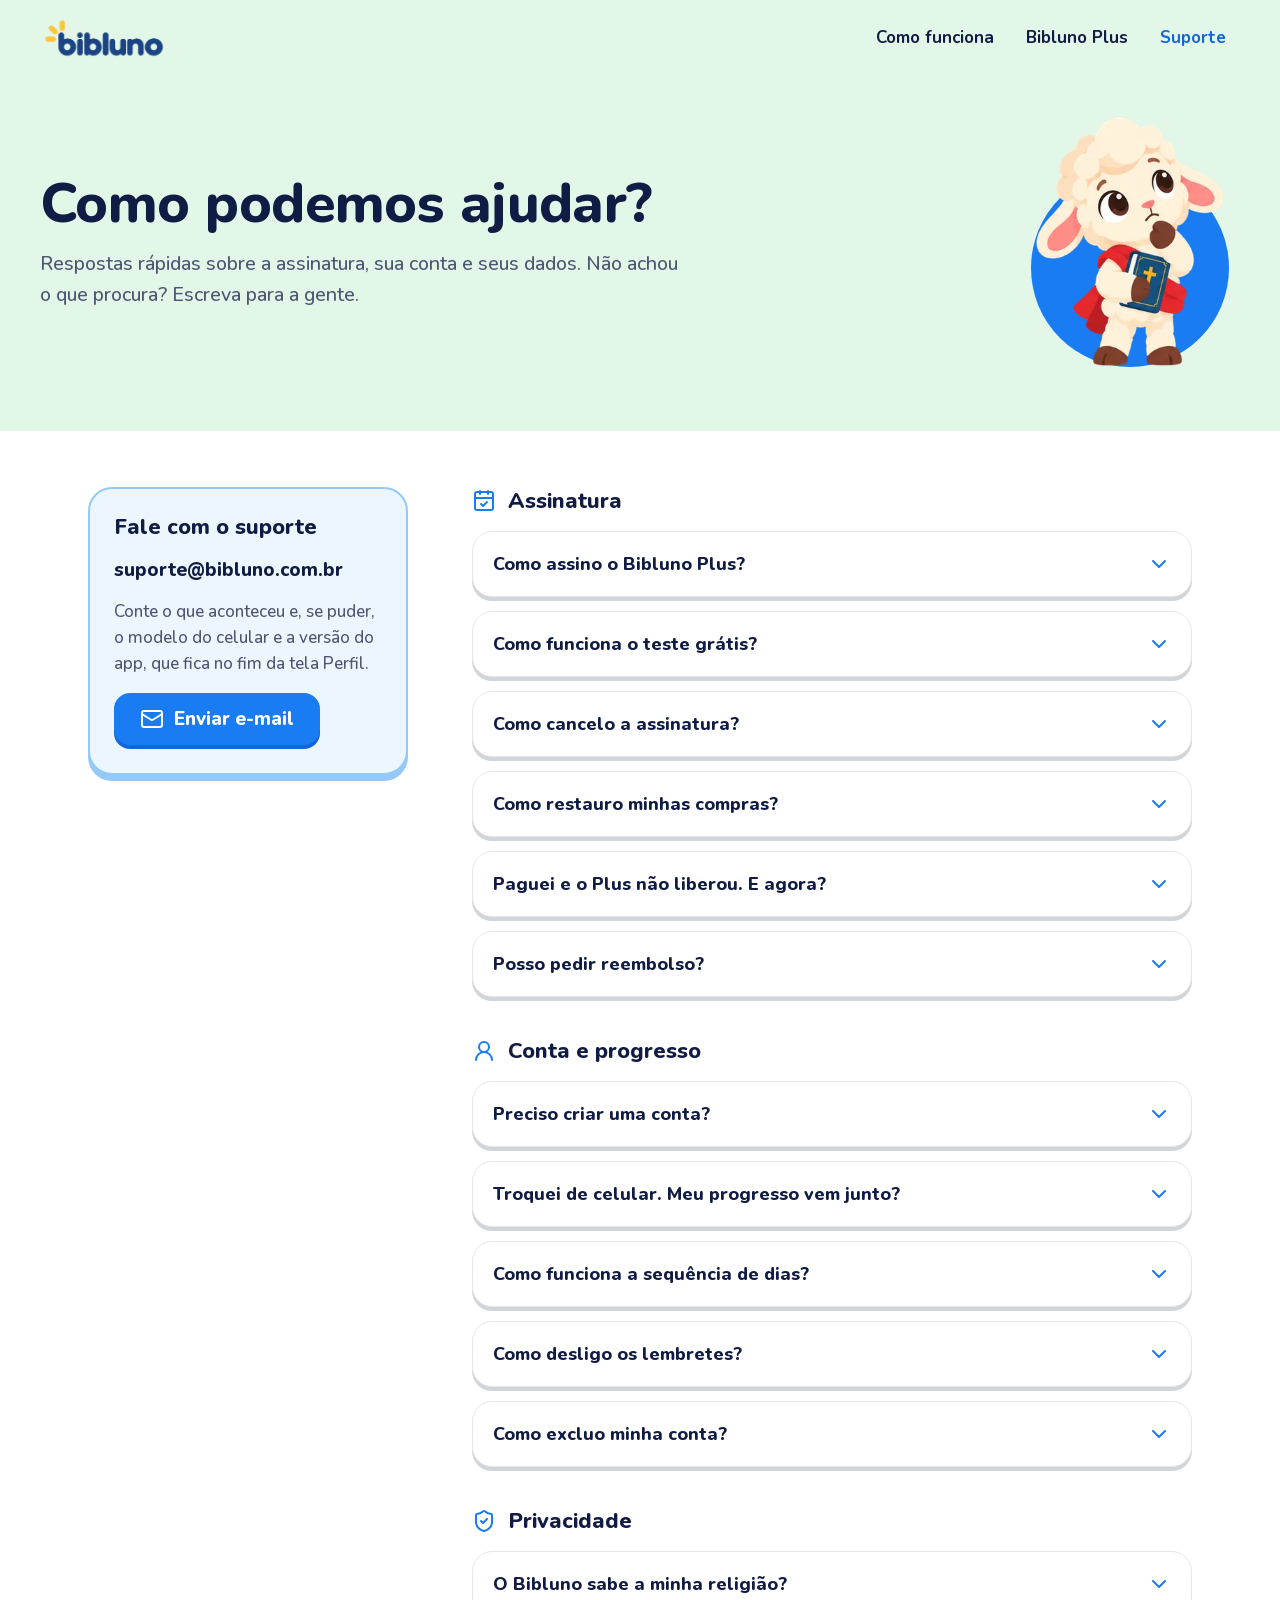
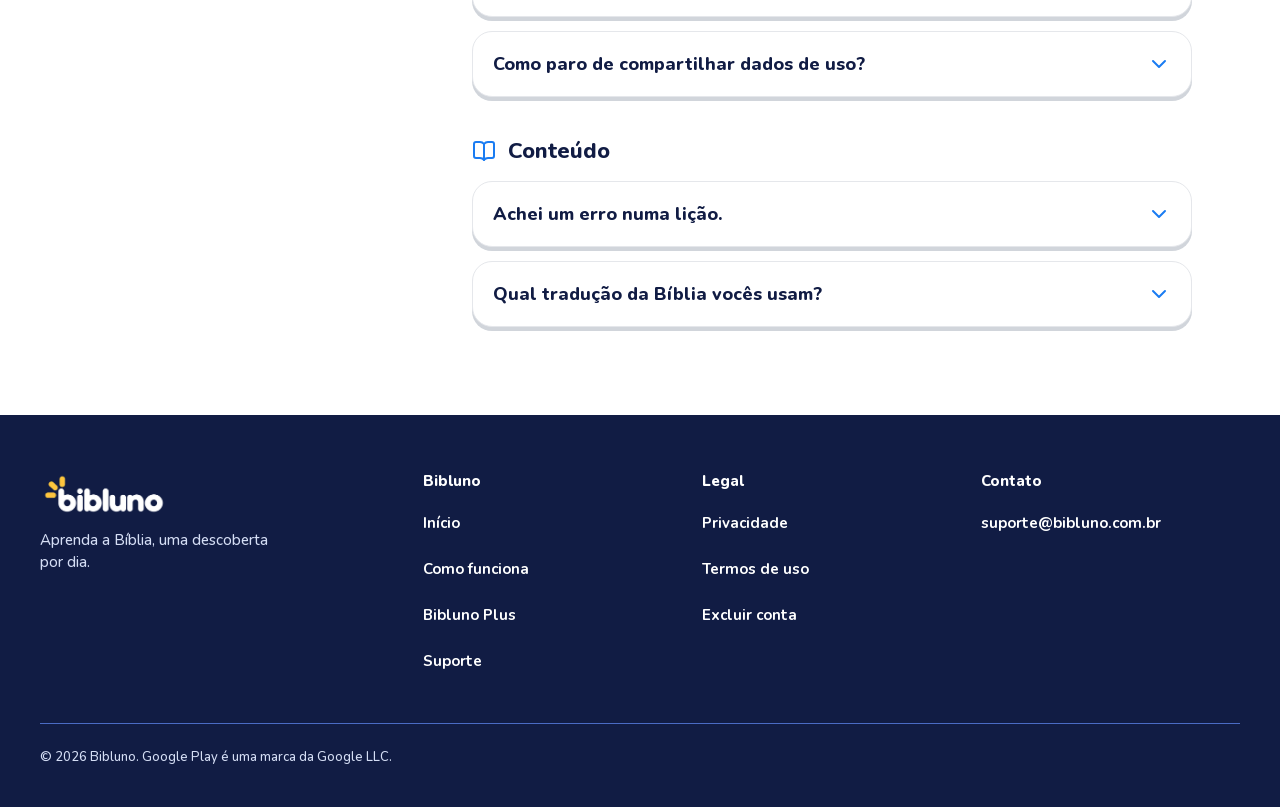
<file: suporte.html>
<!doctype html>
<html lang="pt-BR">
  <head>
    <meta charset="utf-8" />
    <meta name="viewport" content="width=device-width, initial-scale=1" />
    <title>Suporte · Bibluno</title>
    <meta
      name="description"
      content="Ajuda do Bibluno: assinatura, teste grátis, cancelar, restaurar compras, conta, progresso e privacidade. Fale com a gente em suporte@bibluno.com.br."
    />
    <link rel="canonical" href="https://bibluno.com.br/suporte" />
    <meta name="theme-color" content="#1A7CF2" />
    <meta name="color-scheme" content="light" />
    <meta property="og:type" content="website" />
    <meta property="og:locale" content="pt_BR" />
    <meta property="og:site_name" content="Bibluno" />
    <meta property="og:url" content="https://bibluno.com.br/suporte" />
    <meta property="og:title" content="Suporte · Bibluno" />
    <meta
      property="og:description"
      content="Respostas rápidas sobre a assinatura, sua conta e seus dados."
    />
    <meta property="og:image" content="https://bibluno.com.br/img/og.jpg" />
    <meta property="og:image:width" content="1200" />
    <meta property="og:image:height" content="630" />
    <meta name="twitter:card" content="summary_large_image" />
    <link rel="icon" href="/favicon.ico" sizes="48x48" />
    <link rel="apple-touch-icon" href="/apple-touch-icon.png" />
    <link rel="manifest" href="/site.webmanifest" />
    <link
      rel="preload"
      href="/fonts/nunito-800.woff2"
      as="font"
      type="font/woff2"
      crossorigin
    />
    <link
      rel="preload"
      href="/fonts/nunito-500.woff2"
      as="font"
      type="font/woff2"
      crossorigin
    />
    <link rel="stylesheet" href="/css/site.css" />
    <script
      defer
      src="https://cdn.himetrica.com/tracker.js"
      data-api-key="hm_f5f6a80bf62bbd031574fa7926d9ac480c377df9610dd5c5"
    ></script>
    <script defer src="/js/site.js"></script>
  </head>
  <body>
    <a class="skip-link" href="#conteudo">Pular para o conteúdo</a>

    <header class="site-header has-tint tint-mint">
      <div class="container">
        <a class="brand" href="/" aria-label="Bibluno, início">
          <img src="/img/logo.webp" alt="" width="280" height="99" />
        </a>
        <nav class="site-nav" aria-label="Principal">
          <ul>
            <li class="nav-wide">
              <a href="/#como-funciona">Como funciona</a>
            </li>
            <li class="nav-wide"><a href="/#plus">Bibluno Plus</a></li>
            <li><a href="/suporte" aria-current="page">Suporte</a></li>
          </ul>
        </nav>
      </div>
    </header>

    <main id="conteudo">
      <section class="page-hero tint-mint" aria-labelledby="titulo">
        <div class="container">
          <div>
            <h1 id="titulo" class="t-display">Como podemos ajudar?</h1>
            <p class="lead">
              Respostas rápidas sobre a assinatura, sua conta e seus dados. Não
              achou o que procura? Escreva para a gente.
            </p>
          </div>
          <div class="blu-stage" aria-hidden="true">
            <img src="/img/blu-thinking.webp" alt="" width="272" height="360" />
          </div>
        </div>
      </section>

      <div class="container">
        <div class="doc doc-support">
          <aside class="toc support-aside" aria-labelledby="contato-titulo">
            <div class="contact-card">
              <h2 id="contato-titulo">Fale com o suporte</h2>
              <p class="email">suporte@bibluno.com.br</p>
              <p>
                Conte o que aconteceu e, se puder, o modelo do celular e a
                versão do app, que fica no fim da tela Perfil.
              </p>
              <a
                class="btn btn-primary"
                href="mailto:suporte@bibluno.com.br?subject=Ajuda%20com%20o%20Bibluno"
              >
                <svg class="i" aria-hidden="true">
                  <use href="/img/icones.svg#mail" />
                </svg>
                Enviar e-mail
              </a>
            </div>
          </aside>

          <div class="faq-groups">
            <section class="faq-group" aria-labelledby="assinatura">
              <h2 id="assinatura">
                <svg class="i" aria-hidden="true">
                  <use href="/img/icones.svg#calendar-check" />
                </svg>
                Assinatura
              </h2>
              <div class="faq">
                <details>
                  <summary>
                    Como assino o Bibluno Plus?
                    <svg class="i" aria-hidden="true">
                      <use href="/img/icones.svg#chevron-down" />
                    </svg>
                  </summary>
                  <div class="answer">
                    <p>
                      No app, toque em <strong>Perfil → Bibluno Plus</strong>,
                      ou em <strong>Continuar hoje com o Plus</strong> quando
                      chegar ao limite do dia. Escolha o plano e confirme na
                      Google Play, que mostra o preço antes da compra.
                    </p>
                  </div>
                </details>
                <details>
                  <summary>
                    Como funciona o teste grátis?
                    <svg class="i" aria-hidden="true">
                      <use href="/img/icones.svg#chevron-down" />
                    </svg>
                  </summary>
                  <div class="answer">
                    <p>
                      O plano anual pode oferecer 7 dias grátis para quem for
                      elegível, conforme a Google Play. A data da cobrança
                      aparece antes de você confirmar e, se as notificações
                      estiverem permitidas, o app avisa dois dias antes.
                    </p>
                    <p>
                      Se não cancelar até o fim do teste, a assinatura anual é
                      cobrada e se renova a cada ano.
                    </p>
                  </div>
                </details>
                <details>
                  <summary>
                    Como cancelo a assinatura?
                    <svg class="i" aria-hidden="true">
                      <use href="/img/icones.svg#chevron-down" />
                    </svg>
                  </summary>
                  <div class="answer">
                    <p>
                      No app:
                      <strong
                        >Perfil → Bibluno Plus → Gerenciar assinatura → Ir para
                        a loja</strong
                      >. Ou direto na Google Play: toque na sua foto →
                      <strong
                        >Pagamentos e assinaturas → Assinaturas → Bibluno →
                        Cancelar assinatura</strong
                      >.
                    </p>
                    <p>
                      O Plus continua até o fim do período já pago. Desinstalar
                      o app ou excluir a conta não cancela a assinatura.
                    </p>
                  </div>
                </details>
                <details>
                  <summary>
                    Como restauro minhas compras?
                    <svg class="i" aria-hidden="true">
                      <use href="/img/icones.svg#chevron-down" />
                    </svg>
                  </summary>
                  <div class="answer">
                    <p>
                      Entre na Google Play com a mesma conta da compra, abra o
                      app e toque em
                      <strong>Perfil → Bibluno Plus → Restaurar compras</strong
                      >, no fim da tela. É preciso estar conectado à internet.
                    </p>
                  </div>
                </details>
                <details>
                  <summary>
                    Paguei e o Plus não liberou. E agora?
                    <svg class="i" aria-hidden="true">
                      <use href="/img/icones.svg#chevron-down" />
                    </svg>
                  </summary>
                  <div class="answer">
                    <p>
                      Toque em <strong>Restaurar compras</strong>. Se o
                      pagamento ficou pendente, o Plus libera assim que a loja
                      confirmar. Se continuar, escreva para a gente com o número
                      do pedido da Google Play (começa com GPA.).
                    </p>
                  </div>
                </details>
                <details>
                  <summary>
                    Posso pedir reembolso?
                    <svg class="i" aria-hidden="true">
                      <use href="/img/icones.svg#chevron-down" />
                    </svg>
                  </summary>
                  <div class="answer">
                    <p>
                      Os reembolsos de compras feitas na Google Play seguem as
                      <a
                        href="https://support.google.com/googleplay/answer/2479637?hl=pt-BR"
                        >regras da Google Play</a
                      >, sem prejuízo dos seus direitos de consumidor. Se
                      precisar de ajuda com o pedido, escreva para a gente.
                    </p>
                  </div>
                </details>
              </div>
            </section>

            <section class="faq-group" aria-labelledby="conta">
              <h2 id="conta">
                <svg class="i" aria-hidden="true">
                  <use href="/img/icones.svg#user" />
                </svg>
                Conta e progresso
              </h2>
              <div class="faq">
                <details>
                  <summary>
                    Preciso criar uma conta?
                    <svg class="i" aria-hidden="true">
                      <use href="/img/icones.svg#chevron-down" />
                    </svg>
                  </summary>
                  <div class="answer">
                    <p>
                      Não. O app cria uma conta anônima para guardar seu
                      progresso, sem pedir nome nem e-mail.
                    </p>
                  </div>
                </details>
                <details>
                  <summary>
                    Troquei de celular. Meu progresso vem junto?
                    <svg class="i" aria-hidden="true">
                      <use href="/img/icones.svg#chevron-down" />
                    </svg>
                  </summary>
                  <div class="answer">
                    <p>
                      Se você entrou com Google ou com e-mail, entre com a mesma
                      conta no celular novo e o progresso volta. Sem entrar com
                      uma conta, o progresso fica ligado ao celular antigo e não
                      vem junto.
                    </p>
                    <p>
                      A assinatura do Plus sempre volta com Restaurar compras.
                    </p>
                  </div>
                </details>
                <details>
                  <summary>
                    Como funciona a sequência de dias?
                    <svg class="i" aria-hidden="true">
                      <use href="/img/icones.svg#chevron-down" />
                    </svg>
                  </summary>
                  <div class="answer">
                    <p>
                      Cada dia com pelo menos uma lição ou uma revisão concluída
                      conta na sequência. Com o Bibluno Plus, uma folga por
                      semana cobre um dia sem estudo; dois dias seguidos sem
                      estudo quebram a sequência.
                    </p>
                  </div>
                </details>
                <details>
                  <summary>
                    Como desligo os lembretes?
                    <svg class="i" aria-hidden="true">
                      <use href="/img/icones.svg#chevron-down" />
                    </svg>
                  </summary>
                  <div class="answer">
                    <p>
                      Em
                      <strong
                        >Perfil → Ajustes → Lembrete → Desligar lembrete</strong
                      >, ou nas notificações do Android.
                    </p>
                  </div>
                </details>
                <details>
                  <summary>
                    Como excluo minha conta?
                    <svg class="i" aria-hidden="true">
                      <use href="/img/icones.svg#chevron-down" />
                    </svg>
                  </summary>
                  <div class="answer">
                    <p>
                      Em
                      <strong>Perfil → Ajustes → Excluir conta e dados</strong>.
                      O passo a passo e o que acontece com os seus dados estão
                      em <a href="/excluir-conta">Excluir conta</a>.
                    </p>
                  </div>
                </details>
              </div>
            </section>

            <section class="faq-group" aria-labelledby="privacidade">
              <h2 id="privacidade">
                <svg class="i" aria-hidden="true">
                  <use href="/img/icones.svg#shield-check" />
                </svg>
                Privacidade
              </h2>
              <div class="faq">
                <details>
                  <summary>
                    O Bibluno sabe a minha religião?
                    <svg class="i" aria-hidden="true">
                      <use href="/img/icones.svg#chevron-down" />
                    </svg>
                  </summary>
                  <div class="answer">
                    <p>
                      Não. O Bibluno não pergunta sua religião e não usa seu
                      estudo para deduzir sua fé.
                    </p>
                  </div>
                </details>
                <details>
                  <summary>
                    Como paro de compartilhar dados de uso?
                    <svg class="i" aria-hidden="true">
                      <use href="/img/icones.svg#chevron-down" />
                    </svg>
                  </summary>
                  <div class="answer">
                    <p>
                      Em
                      <strong
                        >Perfil → Ajustes → Compartilhar dados de uso → Parar de
                        compartilhar</strong
                      >. Vale na hora. Tudo o que coletamos está na
                      <a href="/privacidade">política de privacidade</a>.
                    </p>
                  </div>
                </details>
              </div>
            </section>

            <section class="faq-group" aria-labelledby="conteudo-biblico">
              <h2 id="conteudo-biblico">
                <svg class="i" aria-hidden="true">
                  <use href="/img/icones.svg#book-open" />
                </svg>
                Conteúdo
              </h2>
              <div class="faq">
                <details>
                  <summary>
                    Achei um erro numa lição.
                    <svg class="i" aria-hidden="true">
                      <use href="/img/icones.svg#chevron-down" />
                    </svg>
                  </summary>
                  <div class="answer">
                    <p>
                      Obrigado por avisar! Escreva para a gente com o nome da
                      lição e o que está errado. Toda correção é conferida com o
                      texto da Bíblia antes de entrar no app.
                    </p>
                  </div>
                </details>
                <details>
                  <summary>
                    Qual tradução da Bíblia vocês usam?
                    <svg class="i" aria-hidden="true">
                      <use href="/img/icones.svg#chevron-down" />
                    </svg>
                  </summary>
                  <div class="answer">
                    <p>
                      Os trechos citados vêm da Bíblia Livre (BLIVRE), uma
                      tradução em português com licença aberta. O crédito
                      completo está nos
                      <a href="/termos#conteudo-licencas">termos de uso</a>.
                    </p>
                  </div>
                </details>
              </div>
            </section>
          </div>
        </div>
      </div>
    </main>

    <footer class="site-footer">
      <div class="container">
        <div class="footer-grid">
          <div class="footer-brand">
            <img
              src="/img/logo-white.webp"
              alt="Bibluno"
              width="280"
              height="99"
              loading="lazy"
            />
            <p>Aprenda a Bíblia, uma descoberta por dia.</p>
          </div>
          <div class="footer-col">
            <h2>Bibluno</h2>
            <ul>
              <li><a href="/">Início</a></li>
              <li><a href="/#como-funciona">Como funciona</a></li>
              <li><a href="/#plus">Bibluno Plus</a></li>
              <li><a href="/suporte" aria-current="page">Suporte</a></li>
            </ul>
          </div>
          <div class="footer-col">
            <h2>Legal</h2>
            <ul>
              <li><a href="/privacidade">Privacidade</a></li>
              <li><a href="/termos">Termos de uso</a></li>
              <li><a href="/excluir-conta">Excluir conta</a></li>
            </ul>
          </div>
          <div class="footer-col">
            <h2>Contato</h2>
            <ul>
              <li>
                <a href="mailto:suporte@bibluno.com.br"
                  >suporte@bibluno.com.br</a
                >
              </li>
            </ul>
          </div>
        </div>
        <div class="footer-bottom">
          <p>© 2026 Bibluno. Google Play é uma marca da Google LLC.</p>
        </div>
      </div>
    </footer>
  </body>
</html>
</file>
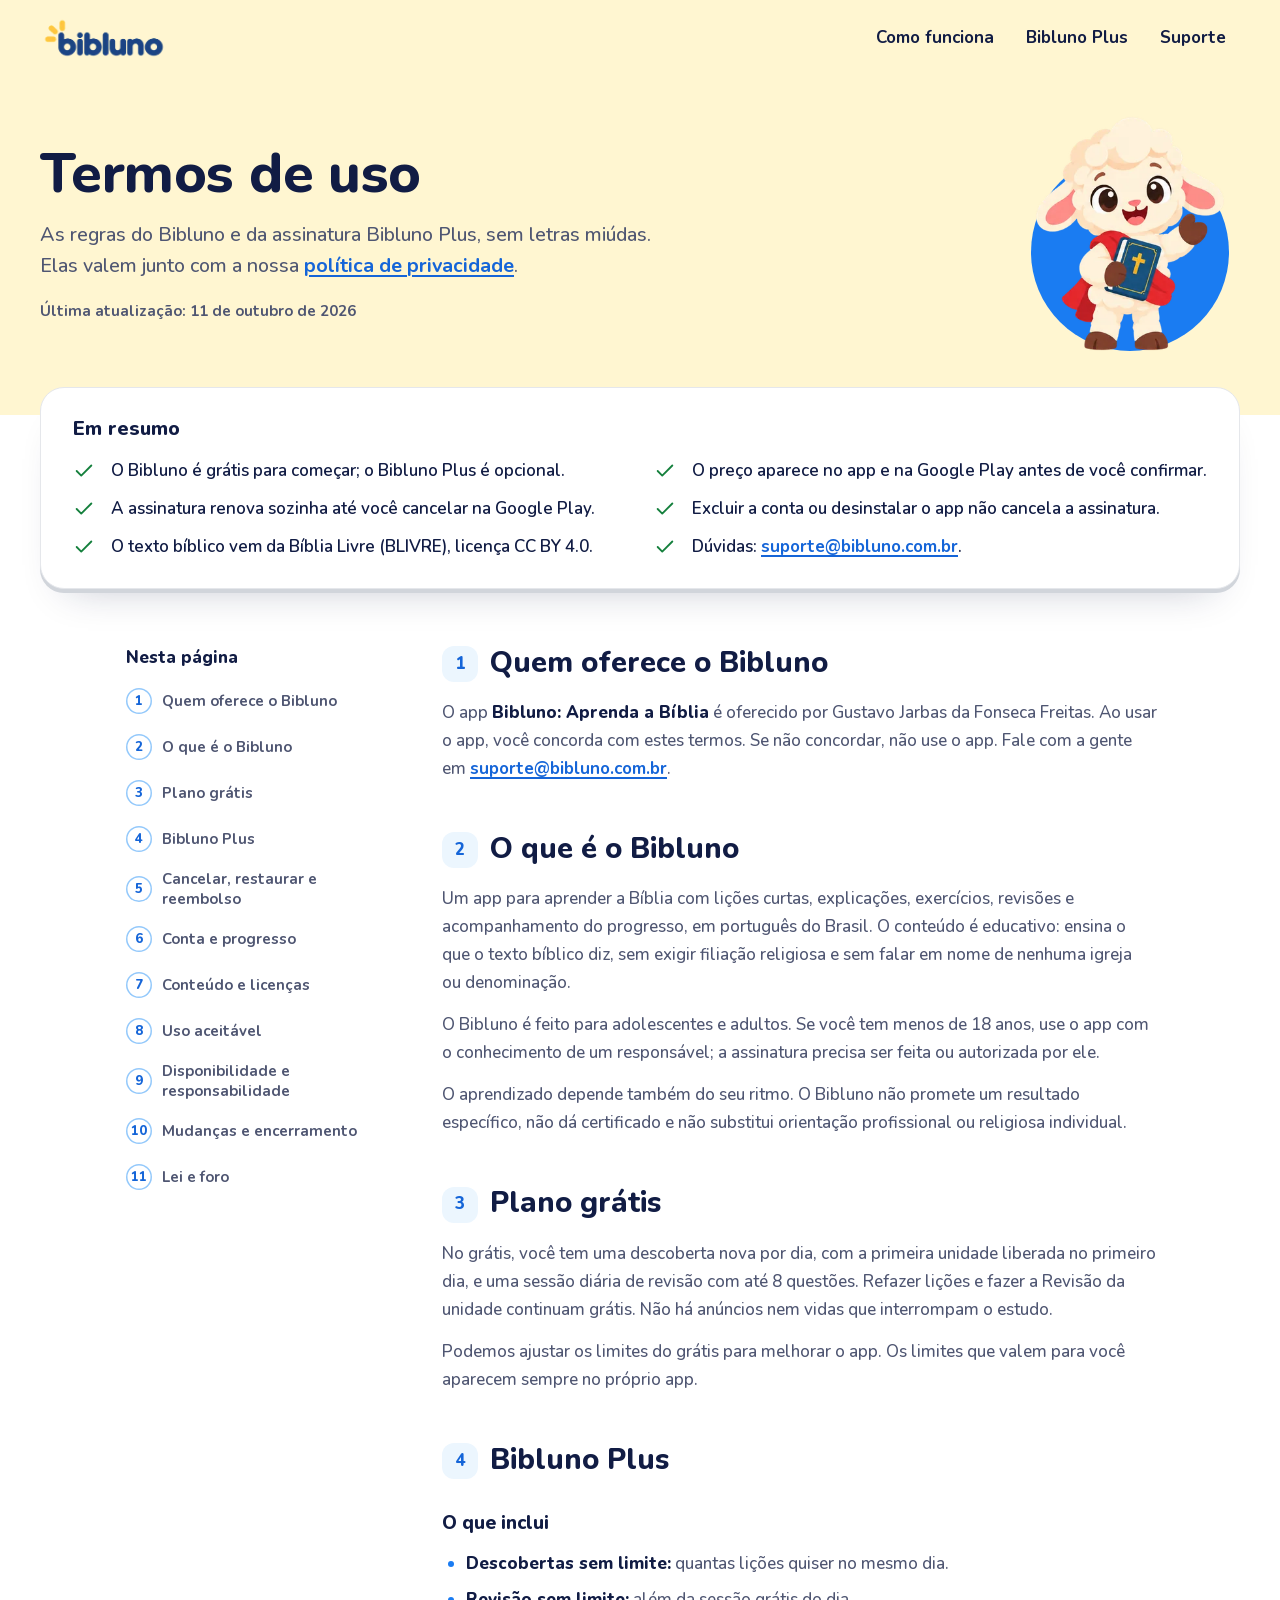
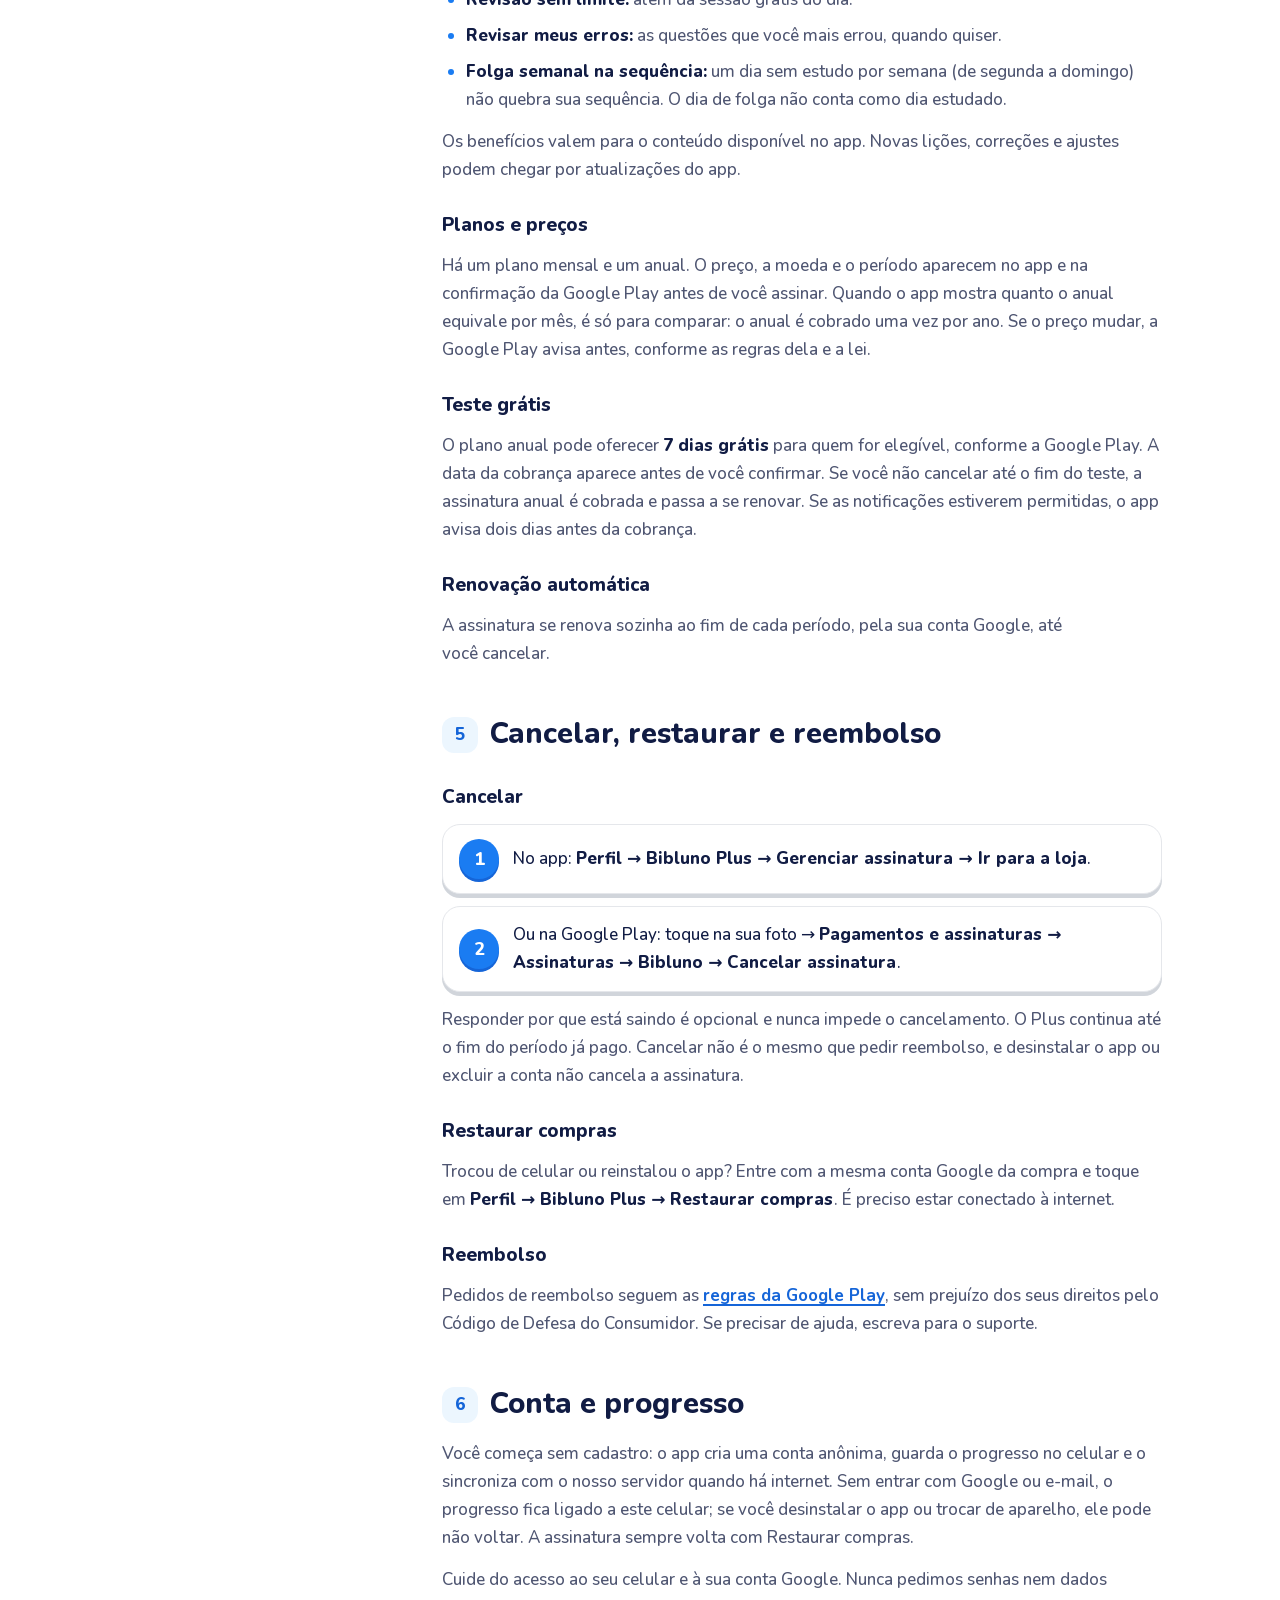
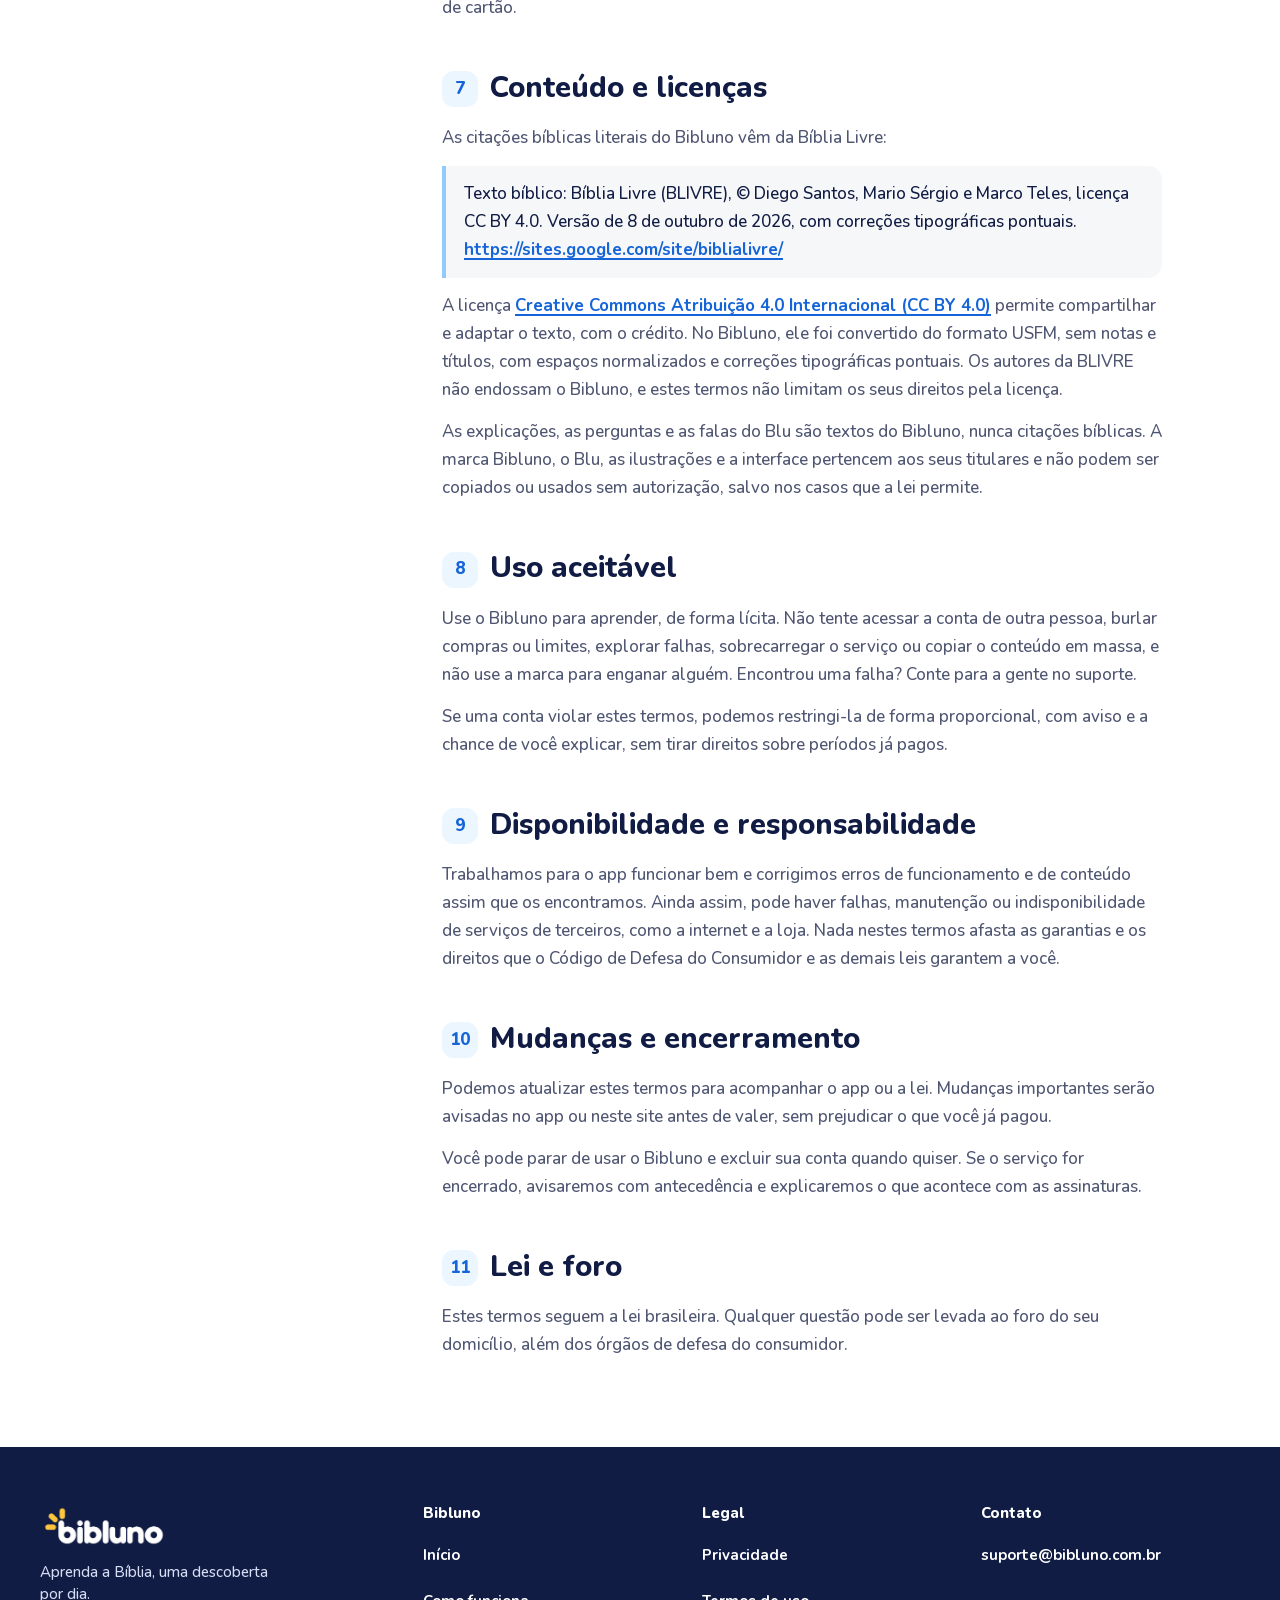
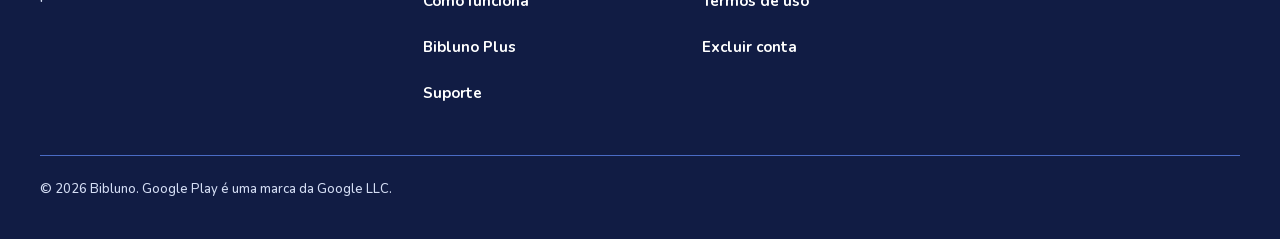
<file: termos.html>
<!doctype html>
<html lang="pt-BR">
  <head>
    <meta charset="utf-8" />
    <meta name="viewport" content="width=device-width, initial-scale=1" />
    <title>Termos de uso · Bibluno</title>
    <meta
      name="description"
      content="Os termos de uso do Bibluno e da assinatura Bibluno Plus: plano grátis, teste grátis, renovação, cancelamento, restauração de compras e o texto bíblico da BLIVRE."
    />
    <link rel="canonical" href="https://bibluno.com.br/termos" />
    <meta name="theme-color" content="#1A7CF2" />
    <meta name="color-scheme" content="light" />
    <meta property="og:type" content="website" />
    <meta property="og:locale" content="pt_BR" />
    <meta property="og:site_name" content="Bibluno" />
    <meta property="og:url" content="https://bibluno.com.br/termos" />
    <meta property="og:title" content="Termos de uso · Bibluno" />
    <meta
      property="og:description"
      content="As regras do Bibluno e da assinatura Bibluno Plus, sem letras miúdas."
    />
    <meta property="og:image" content="https://bibluno.com.br/img/og.jpg" />
    <meta property="og:image:width" content="1200" />
    <meta property="og:image:height" content="630" />
    <meta name="twitter:card" content="summary_large_image" />
    <link rel="icon" href="/favicon.ico" sizes="48x48" />
    <link rel="apple-touch-icon" href="/apple-touch-icon.png" />
    <link rel="manifest" href="/site.webmanifest" />
    <link
      rel="preload"
      href="/fonts/nunito-800.woff2"
      as="font"
      type="font/woff2"
      crossorigin
    />
    <link
      rel="preload"
      href="/fonts/nunito-500.woff2"
      as="font"
      type="font/woff2"
      crossorigin
    />
    <link rel="stylesheet" href="/css/site.css" />
    <script
      defer
      src="https://cdn.himetrica.com/tracker.js"
      data-api-key="hm_f5f6a80bf62bbd031574fa7926d9ac480c377df9610dd5c5"
    ></script>
    <script defer src="/js/site.js"></script>
  </head>
  <body>
    <a class="skip-link" href="#conteudo">Pular para o conteúdo</a>

    <header class="site-header has-tint tint-butter">
      <div class="container">
        <a class="brand" href="/" aria-label="Bibluno, início">
          <img src="/img/logo.webp" alt="" width="280" height="99" />
        </a>
        <nav class="site-nav" aria-label="Principal">
          <ul>
            <li class="nav-wide">
              <a href="/#como-funciona">Como funciona</a>
            </li>
            <li class="nav-wide"><a href="/#plus">Bibluno Plus</a></li>
            <li><a href="/suporte">Suporte</a></li>
          </ul>
        </nav>
      </div>
    </header>

    <main id="conteudo">
      <section class="page-hero tint-butter" aria-labelledby="titulo">
        <div class="container">
          <div>
            <h1 id="titulo" class="t-display">Termos de uso</h1>
            <p class="lead">
              As regras do Bibluno e da assinatura Bibluno Plus, sem letras
              miúdas. Elas valem junto com a nossa
              <a href="/privacidade">política de privacidade</a>.
            </p>
            <p class="updated">Última atualização: 11 de outubro de 2026</p>
          </div>
          <div class="blu-stage" aria-hidden="true">
            <img src="/img/blu-happy.webp" alt="" width="291" height="360" />
          </div>
        </div>
      </section>

      <div class="container">
        <section class="summary-card" aria-labelledby="resumo">
          <h2 id="resumo">Em resumo</h2>
          <ul>
            <li>
              <svg class="i" aria-hidden="true">
                <use href="/img/icones.svg#check" />
              </svg>
              <span
                >O Bibluno é grátis para começar; o Bibluno Plus é
                opcional.</span
              >
            </li>
            <li>
              <svg class="i" aria-hidden="true">
                <use href="/img/icones.svg#check" />
              </svg>
              <span
                >O preço aparece no app e na Google Play antes de você
                confirmar.</span
              >
            </li>
            <li>
              <svg class="i" aria-hidden="true">
                <use href="/img/icones.svg#check" />
              </svg>
              <span
                >A assinatura renova sozinha até você cancelar na Google
                Play.</span
              >
            </li>
            <li>
              <svg class="i" aria-hidden="true">
                <use href="/img/icones.svg#check" />
              </svg>
              <span
                >Excluir a conta ou desinstalar o app não cancela a
                assinatura.</span
              >
            </li>
            <li>
              <svg class="i" aria-hidden="true">
                <use href="/img/icones.svg#check" />
              </svg>
              <span
                >O texto bíblico vem da Bíblia Livre (BLIVRE), licença CC BY
                4.0.</span
              >
            </li>
            <li>
              <svg class="i" aria-hidden="true">
                <use href="/img/icones.svg#check" />
              </svg>
              <span
                >Dúvidas:
                <a href="mailto:suporte@bibluno.com.br"
                  >suporte@bibluno.com.br</a
                >.</span
              >
            </li>
          </ul>
        </section>

        <div class="doc">
          <nav class="toc" aria-label="Nesta página">
            <details open>
              <summary>
                Nesta página
                <svg class="i" aria-hidden="true">
                  <use href="/img/icones.svg#chevron-down" />
                </svg>
              </summary>
              <ol>
                <li><a href="#quem-somos">Quem oferece o Bibluno</a></li>
                <li><a href="#servico">O que é o Bibluno</a></li>
                <li><a href="#gratis">Plano grátis</a></li>
                <li><a href="#plus">Bibluno Plus</a></li>
                <li>
                  <a href="#cancelamento">Cancelar, restaurar e reembolso</a>
                </li>
                <li><a href="#conta">Conta e progresso</a></li>
                <li><a href="#conteudo-licencas">Conteúdo e licenças</a></li>
                <li><a href="#conduta">Uso aceitável</a></li>
                <li>
                  <a href="#responsabilidade"
                    >Disponibilidade e responsabilidade</a
                  >
                </li>
                <li><a href="#mudancas">Mudanças e encerramento</a></li>
                <li><a href="#lei">Lei e foro</a></li>
              </ol>
            </details>
          </nav>

          <article class="prose">
            <section>
              <h2 id="quem-somos">
                <span class="num">1</span> Quem oferece o Bibluno
              </h2>
              <p>
                O app <strong>Bibluno: Aprenda a Bíblia</strong> é oferecido por
                Gustavo Jarbas da Fonseca Freitas. Ao usar o app, você concorda
                com estes termos. Se não concordar, não use o app. Fale com a
                gente em
                <a href="mailto:suporte@bibluno.com.br"
                  >suporte@bibluno.com.br</a
                >.
              </p>
            </section>

            <section>
              <h2 id="servico"><span class="num">2</span> O que é o Bibluno</h2>
              <p>
                Um app para aprender a Bíblia com lições curtas, explicações,
                exercícios, revisões e acompanhamento do progresso, em português
                do Brasil. O conteúdo é educativo: ensina o que o texto bíblico
                diz, sem exigir filiação religiosa e sem falar em nome de
                nenhuma igreja ou denominação.
              </p>
              <p>
                O Bibluno é feito para adolescentes e adultos. Se você tem menos
                de 18 anos, use o app com o conhecimento de um responsável; a
                assinatura precisa ser feita ou autorizada por ele.
              </p>
              <p>
                O aprendizado depende também do seu ritmo. O Bibluno não promete
                um resultado específico, não dá certificado e não substitui
                orientação profissional ou religiosa individual.
              </p>
            </section>

            <section>
              <h2 id="gratis"><span class="num">3</span> Plano grátis</h2>
              <p>
                No grátis, você tem uma descoberta nova por dia, com a primeira
                unidade liberada no primeiro dia, e uma sessão diária de revisão
                com até 8 questões. Refazer lições e fazer a Revisão da unidade
                continuam grátis. Não há anúncios nem vidas que interrompam o
                estudo.
              </p>
              <p>
                Podemos ajustar os limites do grátis para melhorar o app. Os
                limites que valem para você aparecem sempre no próprio app.
              </p>
            </section>

            <section>
              <h2 id="plus"><span class="num">4</span> Bibluno Plus</h2>
              <h3>O que inclui</h3>
              <ul>
                <li>
                  <strong>Descobertas sem limite:</strong> quantas lições quiser
                  no mesmo dia.
                </li>
                <li>
                  <strong>Revisão sem limite:</strong> além da sessão grátis do
                  dia.
                </li>
                <li>
                  <strong>Revisar meus erros:</strong> as questões que você mais
                  errou, quando quiser.
                </li>
                <li>
                  <strong>Folga semanal na sequência:</strong> um dia sem estudo
                  por semana (de segunda a domingo) não quebra sua sequência. O
                  dia de folga não conta como dia estudado.
                </li>
              </ul>
              <p>
                Os benefícios valem para o conteúdo disponível no app. Novas
                lições, correções e ajustes podem chegar por atualizações do
                app.
              </p>

              <h3>Planos e preços</h3>
              <p>
                Há um plano mensal e um anual. O preço, a moeda e o período
                aparecem no app e na confirmação da Google Play antes de você
                assinar. Quando o app mostra quanto o anual equivale por mês, é
                só para comparar: o anual é cobrado uma vez por ano. Se o preço
                mudar, a Google Play avisa antes, conforme as regras dela e a
                lei.
              </p>

              <h3>Teste grátis</h3>
              <p>
                O plano anual pode oferecer <strong>7 dias grátis</strong> para
                quem for elegível, conforme a Google Play. A data da cobrança
                aparece antes de você confirmar. Se você não cancelar até o fim
                do teste, a assinatura anual é cobrada e passa a se renovar. Se
                as notificações estiverem permitidas, o app avisa dois dias
                antes da cobrança.
              </p>

              <h3>Renovação automática</h3>
              <p>
                A assinatura se renova sozinha ao fim de cada período, pela sua
                conta Google, até você cancelar.
              </p>
            </section>

            <section>
              <h2 id="cancelamento">
                <span class="num">5</span> Cancelar, restaurar e reembolso
              </h2>
              <h3>Cancelar</h3>
              <ol class="steps">
                <li>
                  <span
                    >No app:
                    <strong
                      >Perfil → Bibluno Plus → Gerenciar assinatura → Ir para a
                      loja</strong
                    >.</span
                  >
                </li>
                <li>
                  <span
                    >Ou na Google Play: toque na sua foto →
                    <strong
                      >Pagamentos e assinaturas → Assinaturas → Bibluno →
                      Cancelar assinatura</strong
                    >.</span
                  >
                </li>
              </ol>
              <p>
                Responder por que está saindo é opcional e nunca impede o
                cancelamento. O Plus continua até o fim do período já pago.
                Cancelar não é o mesmo que pedir reembolso, e desinstalar o app
                ou excluir a conta não cancela a assinatura.
              </p>

              <h3>Restaurar compras</h3>
              <p>
                Trocou de celular ou reinstalou o app? Entre com a mesma conta
                Google da compra e toque em
                <strong>Perfil → Bibluno Plus → Restaurar compras</strong>. É
                preciso estar conectado à internet.
              </p>

              <h3>Reembolso</h3>
              <p>
                Pedidos de reembolso seguem as
                <a
                  href="https://support.google.com/googleplay/answer/2479637?hl=pt-BR"
                  >regras da Google Play</a
                >, sem prejuízo dos seus direitos pelo Código de Defesa do
                Consumidor. Se precisar de ajuda, escreva para o suporte.
              </p>
            </section>

            <section>
              <h2 id="conta"><span class="num">6</span> Conta e progresso</h2>
              <p>
                Você começa sem cadastro: o app cria uma conta anônima, guarda o
                progresso no celular e o sincroniza com o nosso servidor quando
                há internet. Sem entrar com Google ou e-mail, o progresso fica
                ligado a este celular; se você desinstalar o app ou trocar de
                aparelho, ele pode não voltar. A assinatura sempre volta com
                Restaurar compras.
              </p>
              <p>
                Cuide do acesso ao seu celular e à sua conta Google. Nunca
                pedimos senhas nem dados de cartão.
              </p>
            </section>

            <section>
              <h2 id="conteudo-licencas">
                <span class="num">7</span> Conteúdo e licenças
              </h2>
              <p>
                As citações bíblicas literais do Bibluno vêm da Bíblia Livre:
              </p>
              <blockquote>
                Texto bíblico: Bíblia Livre (BLIVRE), © Diego Santos, Mario
                Sérgio e Marco Teles, licença CC BY 4.0. Versão de 8 de outubro
                de 2026, com correções tipográficas pontuais.
                <a href="https://sites.google.com/site/biblialivre/"
                  >https://sites.google.com/site/biblialivre/</a
                >
              </blockquote>
              <p>
                A licença
                <a href="https://creativecommons.org/licenses/by/4.0/deed.pt-br"
                  >Creative Commons Atribuição 4.0 Internacional (CC BY 4.0)</a
                >
                permite compartilhar e adaptar o texto, com o crédito. No
                Bibluno, ele foi convertido do formato USFM, sem notas e
                títulos, com espaços normalizados e correções tipográficas
                pontuais. Os autores da BLIVRE não endossam o Bibluno, e estes
                termos não limitam os seus direitos pela licença.
              </p>
              <p>
                As explicações, as perguntas e as falas do Blu são textos do
                Bibluno, nunca citações bíblicas. A marca Bibluno, o Blu, as
                ilustrações e a interface pertencem aos seus titulares e não
                podem ser copiados ou usados sem autorização, salvo nos casos
                que a lei permite.
              </p>
            </section>

            <section>
              <h2 id="conduta"><span class="num">8</span> Uso aceitável</h2>
              <p>
                Use o Bibluno para aprender, de forma lícita. Não tente acessar
                a conta de outra pessoa, burlar compras ou limites, explorar
                falhas, sobrecarregar o serviço ou copiar o conteúdo em massa, e
                não use a marca para enganar alguém. Encontrou uma falha? Conte
                para a gente no suporte.
              </p>
              <p>
                Se uma conta violar estes termos, podemos restringi-la de forma
                proporcional, com aviso e a chance de você explicar, sem tirar
                direitos sobre períodos já pagos.
              </p>
            </section>

            <section>
              <h2 id="responsabilidade">
                <span class="num">9</span> Disponibilidade e responsabilidade
              </h2>
              <p>
                Trabalhamos para o app funcionar bem e corrigimos erros de
                funcionamento e de conteúdo assim que os encontramos. Ainda
                assim, pode haver falhas, manutenção ou indisponibilidade de
                serviços de terceiros, como a internet e a loja. Nada nestes
                termos afasta as garantias e os direitos que o Código de Defesa
                do Consumidor e as demais leis garantem a você.
              </p>
            </section>

            <section>
              <h2 id="mudancas">
                <span class="num">10</span> Mudanças e encerramento
              </h2>
              <p>
                Podemos atualizar estes termos para acompanhar o app ou a lei.
                Mudanças importantes serão avisadas no app ou neste site antes
                de valer, sem prejudicar o que você já pagou.
              </p>
              <p>
                Você pode parar de usar o Bibluno e excluir sua conta quando
                quiser. Se o serviço for encerrado, avisaremos com antecedência
                e explicaremos o que acontece com as assinaturas.
              </p>
            </section>

            <section>
              <h2 id="lei"><span class="num">11</span> Lei e foro</h2>
              <p>
                Estes termos seguem a lei brasileira. Qualquer questão pode ser
                levada ao foro do seu domicílio, além dos órgãos de defesa do
                consumidor.
              </p>
            </section>
          </article>
        </div>
      </div>
    </main>

    <footer class="site-footer">
      <div class="container">
        <div class="footer-grid">
          <div class="footer-brand">
            <img
              src="/img/logo-white.webp"
              alt="Bibluno"
              width="280"
              height="99"
              loading="lazy"
            />
            <p>Aprenda a Bíblia, uma descoberta por dia.</p>
          </div>
          <div class="footer-col">
            <h2>Bibluno</h2>
            <ul>
              <li><a href="/">Início</a></li>
              <li><a href="/#como-funciona">Como funciona</a></li>
              <li><a href="/#plus">Bibluno Plus</a></li>
              <li><a href="/suporte">Suporte</a></li>
            </ul>
          </div>
          <div class="footer-col">
            <h2>Legal</h2>
            <ul>
              <li><a href="/privacidade">Privacidade</a></li>
              <li><a href="/termos" aria-current="page">Termos de uso</a></li>
              <li><a href="/excluir-conta">Excluir conta</a></li>
            </ul>
          </div>
          <div class="footer-col">
            <h2>Contato</h2>
            <ul>
              <li>
                <a href="mailto:suporte@bibluno.com.br"
                  >suporte@bibluno.com.br</a
                >
              </li>
            </ul>
          </div>
        </div>
        <div class="footer-bottom">
          <p>© 2026 Bibluno. Google Play é uma marca da Google LLC.</p>
        </div>
      </div>
    </footer>
  </body>
</html>
</file>
<file: css/site.css>
/*
 * Bibluno · bibluno.com.br
 * Uma folha só para o site inteiro. Cores, raios e tamanhos espelham
 * src/design/tokens.ts (a fonte única do app): nenhuma cor fora das variáveis abaixo.
 */

/* Nunito (Google Fonts, licença OFL em /fonts/OFL.txt), servida pelo próprio site:
   só o subconjunto latino, nos quatro pesos do app. */
@font-face {
  font-family: 'Nunito';
  font-style: normal;
  font-weight: 500;
  font-display: swap;
  src: url('/fonts/nunito-500.woff2') format('woff2');
}
@font-face {
  font-family: 'Nunito';
  font-style: normal;
  font-weight: 600;
  font-display: swap;
  src: url('/fonts/nunito-600.woff2') format('woff2');
}
@font-face {
  font-family: 'Nunito';
  font-style: normal;
  font-weight: 700;
  font-display: swap;
  src: url('/fonts/nunito-700.woff2') format('woff2');
}
@font-face {
  font-family: 'Nunito';
  font-style: normal;
  font-weight: 800;
  font-display: swap;
  src: url('/fonts/nunito-800.woff2') format('woff2');
}

/* ---------- Tokens ---------- */

:root {
  /* Cores (docs/03, seção 1) */
  --primary: #1a7cf2;
  --primary-pressed: #1565d8;
  --primary-text: #1565d8;
  --primary-soft: #ecf6fe;
  --primary-border: #94c9fb;
  --navy: #111c44;
  --text: #4f5672;
  --muted: #656d8a;
  --placeholder: #9ca3af;
  --line: #e5e7eb;
  --line-strong: #d1d5db;
  --surface: #ffffff;
  --surface-alt: #f6f7f9;
  --success: #15803d;
  --success-soft: #edfaef;
  --success-border: #2fa350;
  --danger: #ce2c31;
  --danger-soft: #fff1f1;
  --danger-border: #e5484d;
  --accent: #ffc53d;
  --disabled-bg: #cbcfd6;
  --blu-bible: #1e4fa3;
  --tile-peach: #fff1d6;
  --tile-rose: #ffe1e1;
  --tile-mint: #e3f7e8;
  --tile-lavender: #eee3ff;
  --tile-sky: #e3f0ff;
  --tile-butter: #fff6d1;
  /* Cor de cada trilha: base viva e shade (profundidade) */
  --historias: #ff9f43;
  --historias-shade: #d9782a;
  --jesus: #f7739e;
  --jesus-shade: #cf4f7c;
  --salmos: #2bc4c4;
  --salmos-shade: #1c9a9c;
  --cristaos: #a78bfa;
  --cristaos-shade: #8064e0;
  --profetas: #ffc53d;
  --profetas-shade: #d9a21f;
  /* Bibluno Plus, "Noite estrelada" */
  --plus-gold: #ffc53d;
  --plus-gold-shade: #d9a21f;
  --plus-dawn: #fffaee;
  --night-sky-top: #1e4fa3;
  --night-sky-bottom: #111c44;
  --night-text-soft: #d5def5;
  --night-plan: #1b2e6b;
  --night-plan-border: #4a6bc4;
  --night-plan-shade: #0a1235;

  /* Raios, bordas e medidas */
  --radius-card: 16px;
  --radius-button: 16px;
  --radius-tile: 12px;
  --radius-sheet: 24px;
  --radius-illustration: 24px;
  --border-card: 1.5px;
  --border-state: 2px;
  --depth: 4px;
  --touch: 44px;
  --button-lg: 52px;

  /* Movimento: Easing.out(Easing.cubic) do app */
  --ease: cubic-bezier(0.33, 1, 0.68, 1);

  /* Página */
  --gutter: 20px;
  --max: 1200px;
  --font: 'Nunito', 'Segoe UI', system-ui, -apple-system, sans-serif;
}

@media (min-width: 768px) {
  :root {
    --gutter: 32px;
  }
}

/* ---------- Base ---------- */

*,
*::before,
*::after {
  box-sizing: border-box;
}

html {
  -webkit-text-size-adjust: 100%;
  text-size-adjust: 100%;
  color-scheme: light;
  scroll-behavior: smooth;
  scroll-padding-top: 24px;
}

/* A barra da loja não cobre o que recebe o foco no celular. */
@media (max-width: 959px) {
  html {
    scroll-padding-bottom: 88px;
  }
}

body {
  margin: 0;
  background: var(--surface);
  color: var(--text);
  font-family: var(--font);
  font-size: 17px;
  font-weight: 500;
  line-height: 26px;
  -webkit-font-smoothing: antialiased;
  -moz-osx-font-smoothing: grayscale;
  overflow-x: hidden;
}

img,
svg {
  display: block;
  max-width: 100%;
}

img {
  height: auto;
}

h1,
h2,
h3,
h4 {
  margin: 0;
  color: var(--navy);
  font-weight: 800;
  text-wrap: balance;
}

p {
  margin: 0;
}

p,
li,
dd {
  text-wrap: pretty;
}

a {
  color: var(--primary-text);
  font-weight: 700;
  text-decoration-thickness: 2px;
  text-underline-offset: 3px;
}

a:hover {
  color: var(--navy);
}

/* Dois toques seguidos na demonstração respondem, sem dar zoom na página. */
a,
button,
label,
summary {
  touch-action: manipulation;
}

:focus-visible {
  outline: 3px solid var(--primary);
  outline-offset: 3px;
  border-radius: 6px;
}

strong {
  color: var(--navy);
  font-weight: 800;
}

ul,
ol {
  margin: 0;
  padding: 0;
}

.sr-only {
  position: absolute;
  width: 1px;
  height: 1px;
  margin: -1px;
  padding: 0;
  overflow: hidden;
  clip: rect(0 0 0 0);
  white-space: nowrap;
  border: 0;
}

.skip-link {
  position: absolute;
  top: 12px;
  left: 12px;
  z-index: 100;
  padding: 12px 16px;
  border-radius: var(--radius-button);
  background: var(--navy);
  color: var(--surface);
  transform: translateY(-200%);
}

.skip-link:focus {
  transform: none;
}

.skip-link:hover {
  color: var(--surface);
}

/* Ícones do sprite (/img/icones.svg) */
.i {
  flex: none;
  width: 24px;
  height: 24px;
}

.i-sm {
  width: 20px;
  height: 20px;
}

.container {
  width: min(100% - 2 * var(--gutter), var(--max));
  margin-inline: auto;
}

/* ---------- Tipografia ---------- */

.t-display {
  font-size: clamp(2rem, 1.35rem + 2.8vw, 3.5rem);
  line-height: 1.12;
  letter-spacing: -0.01em;
}

.t-title {
  font-size: clamp(1.75rem, 1.35rem + 1.7vw, 2.75rem);
  line-height: 1.15;
  letter-spacing: -0.005em;
}

.t-subtitle {
  font-size: clamp(1.375rem, 1.25rem + 0.5vw, 1.625rem);
  line-height: 1.25;
}

.lead {
  font-size: clamp(1.0625rem, 1rem + 0.3vw, 1.25rem);
  line-height: 1.55;
}

.label {
  font-size: 15px;
  line-height: 20px;
  font-weight: 600;
}

.caption {
  font-size: 13px;
  line-height: 18px;
  font-weight: 600;
}

/* Grifo amarelo da marca (as faíscas do logo) sob o texto */
.grifo {
  background: linear-gradient(
    transparent 68%,
    var(--accent) 68%,
    var(--accent) 90%,
    transparent 90%
  );
  -webkit-box-decoration-break: clone;
  box-decoration-break: clone;
  padding-inline: 0.06em;
}

/* ---------- Botões (profundidade da direção visual v2) ---------- */

.btn {
  display: inline-flex;
  align-items: center;
  justify-content: center;
  gap: 10px;
  min-height: var(--button-lg);
  padding: 12px 24px;
  border: var(--border-state) solid var(--btn-border, transparent);
  border-radius: var(--radius-button);
  background: var(--btn-bg);
  color: var(--btn-text);
  box-shadow: 0 var(--depth) 0 var(--btn-shade);
  /* 19 px em 800: texto grande no WCAG (14 pt em negrito), AA no azul da marca */
  font: 800 19px/24px var(--font);
  text-align: center;
  text-decoration: none;
  cursor: pointer;
  transition:
    transform 90ms var(--ease),
    box-shadow 90ms var(--ease),
    background-color 120ms var(--ease);
  margin-bottom: var(--depth);
}

.btn:hover {
  color: var(--btn-text);
}

.btn:active {
  transform: translateY(var(--depth));
  box-shadow: 0 0 0 var(--btn-shade);
}

.btn-primary {
  --btn-bg: var(--primary);
  --btn-border: var(--primary);
  --btn-text: var(--surface);
  --btn-shade: var(--primary-pressed);
}

.btn-secondary {
  --btn-bg: var(--primary-soft);
  --btn-border: var(--primary-border);
  --btn-text: var(--primary-text);
  --btn-shade: var(--primary-border);
}

.btn-secondary:hover {
  --btn-border: var(--primary);
}

.btn[disabled] {
  --btn-bg: var(--disabled-bg);
  --btn-border: var(--disabled-bg);
  --btn-text: var(--surface);
  --btn-shade: var(--disabled-bg);
  cursor: default;
  transform: none;
}

.btn-block {
  width: 100%;
}

/* Link com seta (ação secundária, sem o peso de um botão) */
.text-link {
  display: inline-flex;
  align-items: center;
  gap: 8px;
  min-height: var(--touch);
  color: var(--primary-text);
  font-weight: 800;
  text-decoration: none;
}

.text-link:hover {
  color: var(--navy);
  text-decoration: underline;
}

/* ---------- Chamada da loja ---------- */

/* O selo oficial da Google Play, com o link da loja (decisão de 25/10/2026). */
.store-badge {
  display: inline-block;
  border-radius: 12px;
}

.store-badge img {
  height: 64px;
  width: auto;
}

.store-row {
  display: flex;
  align-items: center;
  gap: 20px;
}

/* O app instala no celular: no computador, o código QR leva até ele. */
.store-qr {
  display: none;
}

@media (min-width: 1100px) and (hover: hover) and (pointer: fine) {
  html:not(.is-ios) .store-qr {
    display: flex;
    align-items: center;
    gap: 12px;
  }
  .store-qr img {
    width: 111px;
    border: var(--border-card) solid var(--line);
    border-radius: var(--radius-tile);
  }
  .store-qr span {
    max-width: 112px;
    color: var(--text);
    font-size: 14px;
    line-height: 18px;
    font-weight: 700;
  }
}

/* Aviso para quem chega pelo iPhone (o script no <head> da home marca o <html>). */
html:not(.is-ios) .only-ios {
  display: none;
}

.is-ios .section-cta,
.is-ios .step-foot-done .store-badge {
  display: none;
}

/* Depois das trilhas: a loja no meio da página. */
.section-cta {
  display: flex;
  justify-content: center;
  margin-top: 24px;
}

/* Barra da loja no celular */
.store-bar {
  position: fixed;
  inset: auto 0 0;
  z-index: 20;
  display: flex;
  align-items: center;
  gap: 12px;
  padding: 10px var(--gutter) calc(10px + env(safe-area-inset-bottom));
  border-top: 1px solid var(--line);
  background: var(--surface);
  box-shadow: 0 -8px 24px -16px color-mix(in srgb, var(--navy) 35%, transparent);
  transform: translateY(100%);
  visibility: hidden;
  transition:
    transform 220ms var(--ease),
    visibility 0s linear 220ms;
}

.store-bar.is-visible {
  transform: none;
  visibility: visible;
  transition:
    transform 220ms var(--ease),
    visibility 0s;
}

.store-bar img {
  flex: none;
  width: 44px;
  border-radius: var(--radius-tile);
}

.store-bar p {
  flex: 1;
  min-width: 0;
  color: var(--text);
  font-size: 14px;
  line-height: 18px;
  font-weight: 600;
}

.store-bar b {
  display: block;
  color: var(--navy);
  font-size: 16px;
  line-height: 20px;
  font-weight: 800;
}

.store-bar span {
  display: block;
}

.store-bar .btn {
  flex: none;
  min-height: var(--touch);
  padding-block: 8px;
}

@media (min-width: 960px) {
  .store-bar {
    display: none;
  }
}

.is-ios .store-bar {
  display: none;
}

/* ---------- Cabeçalho ---------- */

.site-header {
  position: relative;
  z-index: 10;
}

/* Nas páginas de texto, o cabeçalho continua a cor do topo da página. */
.site-header.has-tint {
  background: var(--page-tint);
}

.site-header .container {
  display: flex;
  align-items: center;
  justify-content: space-between;
  gap: 24px;
  min-height: 76px;
}

.brand {
  display: inline-flex;
  align-items: center;
  min-height: var(--touch);
  border-radius: 8px;
}

.brand img {
  width: 128px;
}

.site-nav ul {
  display: flex;
  align-items: center;
  gap: 4px;
  list-style: none;
}

.site-nav a {
  display: inline-flex;
  align-items: center;
  min-height: var(--touch);
  padding-inline: 14px;
  border-radius: 12px;
  color: var(--navy);
  font-weight: 700;
  text-decoration: none;
}

.site-nav a:hover {
  background: var(--primary-soft);
  color: var(--primary-text);
}

.site-nav a[aria-current='page'] {
  color: var(--primary-text);
}

@media (max-width: 719px) {
  .site-nav .nav-wide {
    display: none;
  }
  .site-nav a {
    padding-inline: 10px;
  }
}

/* ---------- Topo da home ---------- */

.hero {
  position: relative;
  padding-bottom: 88px;
  background: linear-gradient(
    180deg,
    var(--surface) 0%,
    var(--surface) 58%,
    var(--primary-soft) 100%
  );
}

.hero-grid {
  display: grid;
  gap: 8px;
  align-items: center;
}

.hero-art {
  position: relative;
  width: min(100%, 460px);
  /* Em celular baixo, a arte encolhe para o selo caber na primeira tela. */
  width: min(100%, 460px, 42svh);
  margin-inline: auto;
  aspect-ratio: 1280 / 1067;
}

.hero-art img {
  position: absolute;
  inset: 0;
  width: 100%;
  height: 100%;
}

/* O fundo da arte é branco: some nas bordas para emendar no degradê do topo. */
.hero-art .camada-fundo {
  -webkit-mask-image: radial-gradient(
    closest-side,
    black 72%,
    transparent 100%
  );
  mask-image: radial-gradient(closest-side, black 72%, transparent 100%);
}

.hero-copy {
  text-align: center;
}

.hero-title {
  position: relative;
  color: var(--navy);
}

.hero-title .com-faiscas {
  position: relative;
}

.hero-title .faiscas {
  position: absolute;
  top: -0.3em;
  right: -0.5em;
  width: 0.5em;
  height: 0.5em;
  color: var(--accent);
}

.hero-lead {
  margin-top: 16px;
  color: var(--text);
  font-weight: 600;
}

.hero-actions {
  display: flex;
  flex-direction: column;
  align-items: center;
  gap: 8px;
  margin-top: 28px;
}

.hero-note {
  display: inline-flex;
  align-items: center;
  gap: 8px;
  color: var(--text);
  font-size: 15px;
  font-weight: 700;
}

.hero-note .i {
  color: var(--success);
}

.hero-notes {
  display: inline-grid;
  justify-items: start;
  gap: 2px;
  list-style: none;
}

@media (min-width: 960px) {
  .hero {
    padding-bottom: 120px;
  }
  .hero-grid {
    grid-template-columns: minmax(0, 1fr) minmax(0, 1.08fr);
    gap: 40px;
  }
  .hero-art {
    order: 2;
    width: 100%;
    max-width: 600px;
    margin-top: -8px;
  }
  .hero-copy {
    text-align: left;
    padding-bottom: 24px;
  }
  .hero-actions {
    align-items: flex-start;
  }
}

/* ---------- Seções ---------- */

.section {
  padding-block: 72px;
}

@media (min-width: 960px) {
  .section {
    padding-block: 112px;
  }
}

.section-head {
  max-width: 760px;
  margin: 0 auto 44px;
  text-align: center;
}

.section-head .lead {
  margin-top: 16px;
}

.section-tint {
  background: var(--primary-soft);
}

.section-cream {
  background: var(--plus-dawn);
}

/* ---------- Experimente (demonstração) ---------- */

.band-blue {
  position: relative;
  overflow: hidden;
  margin-top: -48px;
  border-radius: 50% 50% 0 0 / 48px 48px 0 0;
  background: var(--primary-pressed);
  color: var(--surface);
}

/* Um brilho só, no alto: o azul da marca continua sendo o fundo. */
.band-blue::before {
  content: '';
  position: absolute;
  width: 520px;
  height: 520px;
  top: -220px;
  right: -160px;
  border-radius: 50%;
  background: radial-gradient(
    closest-side,
    color-mix(in srgb, var(--surface) 16%, transparent),
    transparent
  );
  pointer-events: none;
}

.band-blue h2,
.band-blue strong {
  color: var(--surface);
}

.demo-grid {
  position: relative;
  z-index: 1;
  display: grid;
  gap: 40px;
  align-items: center;
}

.demo-copy {
  text-align: center;
}

.demo-copy .lead {
  margin-top: 16px;
}

.demo-points {
  display: grid;
  gap: 14px;
  margin-top: 28px;
  list-style: none;
  text-align: left;
}

.demo-points li {
  display: flex;
  gap: 12px;
  align-items: flex-start;
  font-weight: 600;
}

.demo-points .dot {
  display: grid;
  place-items: center;
  flex: none;
  width: 30px;
  height: 30px;
  border-radius: 50%;
  background: color-mix(in srgb, var(--surface) 18%, transparent);
  color: var(--accent);
}

.demo-points .i {
  width: 18px;
  height: 18px;
}

@media (min-width: 960px) {
  .demo-grid {
    grid-template-columns: minmax(0, 480px) auto;
    justify-content: center;
    gap: 96px;
  }
  .demo-copy {
    text-align: left;
    max-width: 520px;
  }
}

/* O celular */
.phone {
  justify-self: center;
  width: 300px;
  padding: 10px;
  border-radius: 46px;
  background: var(--navy);
  box-shadow:
    0 0 0 2px color-mix(in srgb, var(--surface) 12%, transparent),
    0 30px 60px -20px
      color-mix(in srgb, var(--night-plan-shade) 60%, transparent);
}

@media (min-width: 400px) {
  .phone {
    width: 336px;
  }
}

.phone-screen {
  position: relative;
  display: flex;
  flex-direction: column;
  height: 620px;
  overflow: hidden;
  border-radius: 36px;
  background: var(--surface);
  color: var(--text);
  text-align: left;
}

.phone-status {
  display: flex;
  justify-content: space-between;
  align-items: center;
  padding: 12px 26px 4px;
  color: var(--navy);
  font-size: 13px;
  font-weight: 800;
}

.phone-status .bars {
  display: flex;
  gap: 4px;
  align-items: flex-end;
}

.phone-status .bars i {
  display: block;
  width: 4px;
  border-radius: 2px;
  background: var(--navy);
}

.phone-status .bars i:nth-child(1) {
  height: 6px;
}
.phone-status .bars i:nth-child(2) {
  height: 9px;
}
.phone-status .bars i:nth-child(3) {
  height: 12px;
}
.phone-status .bars i:nth-child(4) {
  width: 18px;
  height: 10px;
  margin-left: 4px;
  border-radius: 3px;
}

.lesson-header {
  display: flex;
  align-items: center;
  gap: 10px;
  padding: 6px 16px 8px 10px;
}

.lesson-header .close {
  display: grid;
  place-items: center;
  width: 36px;
  height: 36px;
  color: var(--muted);
}

.progress {
  display: flex;
  flex: 1;
  gap: 6px;
}

.progress i {
  flex: 1;
  height: 8px;
  border-radius: 4px;
  background: var(--line);
  transition: background-color 400ms var(--ease);
}

.progress i.on {
  background: var(--primary);
}

.step {
  display: none;
  flex: 1;
  flex-direction: column;
  min-height: 0;
}

.demo[data-step='explain'] .step-explain,
.demo[data-step='choose'] .step-choose,
.demo[data-step='done'] .step-done {
  display: flex;
}

.demo[data-step='done'] .lesson-header {
  display: none;
}

.step-body {
  flex: 1;
  min-height: 0;
  overflow-y: auto;
  padding: 4px 18px 16px;
  scrollbar-width: thin;
}

.step-foot {
  padding: 12px 16px 18px;
  border-top: 1px solid var(--line);
  background: var(--surface);
}

.step-foot .btn {
  width: 100%;
  min-height: 48px;
}

/* Conclusão: a próxima lição, a loja e o link para refazer. */
.step-foot-done {
  display: grid;
  justify-items: center;
  gap: 4px;
  padding-block: 10px 6px;
  text-align: center;
}

.step-foot-done .store-badge img {
  height: 52px;
}

.step-foot-done .help-link {
  margin-top: 0;
}

.next-lesson {
  color: var(--text);
  font-size: 15px;
  line-height: 20px;
  font-weight: 600;
}

.next-lesson b {
  display: block;
  color: var(--navy);
  font-weight: 800;
}

.track-label {
  color: var(--muted);
  font-size: 13px;
  font-weight: 700;
}

.step h3 {
  margin-top: 4px;
  font-size: 23px;
  line-height: 28px;
}

.step .ref {
  margin-top: 2px;
  color: var(--muted);
  font-size: 14px;
  font-weight: 700;
}

.step-explain .illustration {
  margin-top: 12px;
  border-radius: 18px;
  aspect-ratio: 4 / 3;
  object-fit: cover;
  width: 100%;
}

.step-text {
  margin-top: 12px;
  font-size: 15px;
  line-height: 22px;
}

/* Bloco do texto bíblico, como o PassageBlock do app */
.passage {
  margin-top: 14px;
  padding: 12px 14px;
  border-left: 4px solid var(--primary-border);
  border-radius: 0 12px 12px 0;
  background: var(--surface-alt);
}

.passage-ref {
  color: var(--muted);
  font-size: 12px;
  font-weight: 800;
  letter-spacing: 0.01em;
}

.passage ol {
  display: grid;
  gap: 4px;
  margin-top: 6px;
  list-style: none;
}

.passage li {
  display: grid;
  grid-template-columns: 18px 1fr;
  color: var(--navy);
  font-size: 14px;
  line-height: 20px;
}

.passage li b {
  color: var(--primary-text);
  font-size: 11px;
  font-weight: 800;
}

.question {
  margin-top: 4px;
  font-size: 20px;
  line-height: 26px;
}

.blu-hint {
  display: flex;
  align-items: flex-end;
  gap: 8px;
  margin-top: 14px;
}

.blu-hint img {
  width: 70px;
  flex: none;
}

.bubble {
  position: relative;
  margin-bottom: 26px;
  padding: 10px 12px;
  border: var(--border-card) solid var(--primary-border);
  border-radius: 14px;
  background: var(--primary-soft);
  color: var(--navy);
  font-size: 13px;
  line-height: 18px;
  font-weight: 600;
}

.bubble::before {
  content: '';
  position: absolute;
  left: -7px;
  bottom: 14px;
  width: 12px;
  height: 12px;
  border-left: var(--border-card) solid var(--primary-border);
  border-bottom: var(--border-card) solid var(--primary-border);
  background: var(--primary-soft);
  transform: rotate(45deg);
}

.options {
  display: grid;
  gap: 12px;
  margin-top: 14px;
  border: 0;
  padding: 0;
}

.option {
  position: relative;
  display: flex;
  align-items: center;
  justify-content: space-between;
  gap: 12px;
  min-height: 56px;
  padding: 12px 14px 12px 16px;
  border: var(--border-card) solid var(--line);
  border-radius: var(--radius-card);
  background: var(--surface);
  box-shadow: 0 var(--depth) 0 var(--line-strong);
  color: var(--navy);
  font-size: 16px;
  font-weight: 700;
  cursor: pointer;
  transition:
    transform 90ms var(--ease),
    box-shadow 90ms var(--ease),
    border-color 200ms var(--ease),
    background-color 200ms var(--ease);
}

.option input {
  position: absolute;
  opacity: 0;
  pointer-events: none;
}

.option .radio {
  display: grid;
  place-items: center;
  flex: none;
  width: 24px;
  height: 24px;
  border: 2px solid var(--muted);
  border-radius: 50%;
}

.option .radio::after {
  content: '';
  width: 12px;
  height: 12px;
  border-radius: 50%;
  background: var(--primary);
  transform: scale(0);
  transition: transform 200ms var(--ease);
}

.option:active {
  transform: translateY(var(--depth));
  box-shadow: 0 0 0 var(--line-strong);
}

.option:has(input:checked) {
  border: var(--border-state) solid var(--primary);
  background: var(--primary-soft);
  box-shadow: 0 var(--depth) 0 var(--primary);
}

.option:has(input:checked) .radio {
  border-color: var(--primary);
}

.option:has(input:checked) .radio::after {
  transform: scale(1);
}

.option:has(input:focus-visible) {
  outline: 3px solid var(--primary);
  outline-offset: 3px;
}

.option.is-correct {
  border: var(--border-state) solid var(--success-border);
  background: var(--success-soft);
  box-shadow: 0 var(--depth) 0 var(--success-border);
}

.option.is-incorrect {
  border: var(--border-state) solid var(--danger-border);
  background: var(--danger-soft);
  box-shadow: 0 var(--depth) 0 var(--danger-border);
}

.option.is-correct .radio,
.option.is-incorrect .radio {
  border: 0;
  color: var(--surface);
}

.option.is-correct .radio {
  background: var(--success);
}

.option.is-incorrect .radio {
  background: var(--danger);
}

.option.is-correct .radio::after,
.option.is-incorrect .radio::after {
  display: none;
}

.option .radio .i {
  display: none;
  width: 16px;
  height: 16px;
  stroke-width: 3;
}

.option.is-correct .radio .ok,
.option.is-incorrect .radio .no {
  display: block;
}

.demo[data-result] .option {
  cursor: default;
}

.demo[data-result] .step-choose .step-body {
  padding-bottom: 200px;
}

.help-link {
  display: inline-flex;
  align-items: center;
  gap: 6px;
  min-height: var(--touch);
  margin-top: 10px;
  padding: 0;
  border: 0;
  background: none;
  color: var(--primary-text);
  font: 800 15px/20px var(--font);
  cursor: pointer;
}

.help-link .i {
  width: 18px;
  height: 18px;
}

/* Folha que sobe do rodapé (ajuda e feedback) */
.sheet {
  position: absolute;
  inset: auto 0 0;
  z-index: 3;
  display: flex;
  flex-direction: column;
  max-height: 78%;
  padding: 18px 16px 18px;
  border-radius: var(--radius-sheet) var(--radius-sheet) 0 0;
  background: var(--surface);
  box-shadow: 0 -10px 30px -10px
    color-mix(in srgb, var(--navy) 35%, transparent);
  transform: translateY(105%);
  visibility: hidden;
  transition:
    transform 260ms var(--ease),
    visibility 0s linear 260ms;
}

.sheet.is-open {
  transform: none;
  visibility: visible;
  transition:
    transform 260ms var(--ease),
    visibility 0s;
}

.sheet-scrim {
  position: absolute;
  inset: 0;
  z-index: 2;
  background: color-mix(in srgb, var(--navy) 35%, transparent);
  opacity: 0;
  visibility: hidden;
  transition:
    opacity 260ms var(--ease),
    visibility 0s linear 260ms;
}

.sheet-scrim.is-open {
  opacity: 1;
  visibility: visible;
  transition:
    opacity 260ms var(--ease),
    visibility 0s;
}

.sheet-head {
  display: flex;
  align-items: flex-start;
  justify-content: space-between;
  gap: 10px;
}

.sheet-title {
  display: flex;
  align-items: center;
  gap: 8px;
  font-size: 20px;
  line-height: 26px;
}

.sheet-title:focus {
  outline: none;
}

.sheet-close {
  display: grid;
  place-items: center;
  flex: none;
  width: var(--touch);
  height: var(--touch);
  margin: -10px -8px 0 0;
  border: 0;
  border-radius: 12px;
  background: none;
  color: var(--muted);
  cursor: pointer;
}

.sheet-body {
  overflow-y: auto;
  margin-top: 8px;
  font-size: 15px;
  line-height: 22px;
}

.sheet .btn {
  width: 100%;
  margin-top: 16px;
  min-height: 48px;
}

.sheet-feedback.is-correct {
  background: var(--success-soft);
}

.sheet-feedback.is-incorrect {
  background: var(--danger-soft);
}

.sheet-feedback.is-correct .sheet-title {
  color: var(--success);
}

.sheet-feedback.is-incorrect .sheet-title {
  color: var(--danger);
}

.sheet-feedback .feedback-icon {
  display: none;
}

.sheet-feedback.is-correct .feedback-ok,
.sheet-feedback.is-incorrect .feedback-no {
  display: block;
}

.sheet-feedback .sheet-body {
  color: var(--navy);
}

/* Conclusão */
.step-done .step-body {
  text-align: center;
}

.blu-stage {
  position: relative;
  display: grid;
  justify-items: center;
  align-items: end;
}

.blu-stage::before {
  content: '';
  position: absolute;
  bottom: 0;
  left: 50%;
  width: 90%;
  aspect-ratio: 1;
  border-radius: 50%;
  background: var(--primary);
  transform: translateX(-50%);
}

.blu-stage img {
  position: relative;
}

.step-done .blu-stage {
  width: 124px;
  margin: 4px auto 0;
}

.step-done .blu-stage img {
  width: 104px;
}

.step-done h3 {
  margin-top: 10px;
  font-size: 23px;
}

.learned {
  margin-top: 10px;
  text-align: left;
}

.learned h4 {
  font-size: 16px;
}

.learned ul {
  display: grid;
  gap: 6px;
  margin-top: 8px;
  list-style: none;
}

.learned li {
  display: grid;
  grid-template-columns: 20px 1fr;
  gap: 8px;
  color: var(--navy);
  font-size: 14px;
  line-height: 20px;
}

.learned .i {
  width: 18px;
  height: 18px;
  margin-top: 1px;
  color: var(--success);
}

.streak-pill {
  display: inline-flex;
  align-items: center;
  gap: 6px;
  margin-top: 12px;
  padding: 6px 14px 6px 10px;
  border: var(--border-card) solid var(--plus-gold-shade);
  border-radius: 999px;
  background: var(--tile-butter);
  color: var(--navy);
  font-size: 14px;
  font-weight: 800;
}

.streak-pill .i {
  width: 18px;
  height: 18px;
  color: var(--historias-shade);
  fill: var(--historias);
}

/* ---------- Para quem (conversa com o Blu) ---------- */

.chat-grid {
  display: grid;
  gap: 32px;
  align-items: center;
}

.chat-head {
  text-align: center;
}

.chat-head .lead {
  margin-top: 16px;
}

.chat-head .blu-stage {
  width: 148px;
  margin: 24px auto 0;
}

.chat-head .blu-stage img {
  width: 124px;
}

/* Quem chega fala à direita, e o Blu responde à esquerda, como numa conversa. */
.chat {
  display: grid;
  gap: 24px;
  width: 100%;
  max-width: 560px;
  margin: 0 auto;
}

.chat > div {
  display: grid;
  gap: 8px;
}

.chat dt,
.chat dd {
  max-width: 88%;
  margin: 0;
  padding: 12px 16px;
  border-radius: var(--radius-card);
  line-height: 24px;
}

.chat dt {
  justify-self: end;
  border-bottom-right-radius: 4px;
  background: var(--primary-pressed);
  color: var(--surface);
  font-weight: 700;
}

.chat dd {
  justify-self: start;
  border-bottom-left-radius: 4px;
  background: var(--primary-soft);
  color: var(--navy);
  font-weight: 600;
}

@media (min-width: 960px) {
  .chat-grid {
    grid-template-columns: minmax(0, 1fr) minmax(0, 1.1fr);
    gap: 72px;
  }
  .chat-head {
    text-align: left;
  }
  .chat-head .blu-stage {
    width: 240px;
    margin-inline: 0;
    margin-top: 32px;
  }
  .chat-head .blu-stage img {
    width: 200px;
  }
}

/* ---------- Como funciona ---------- */

.features {
  display: grid;
  gap: 72px;
}

.feature {
  display: grid;
  gap: 32px;
  align-items: center;
}

.feature-copy {
  max-width: 520px;
}

.feature-copy h3 {
  margin-top: 16px;
}

.feature-copy p {
  margin-top: 12px;
}

.feature-copy .lead {
  color: var(--text);
}

.feature-tag {
  display: inline-flex;
  align-items: center;
  gap: 8px;
  padding: 6px 12px 6px 8px;
  border-radius: 999px;
  color: var(--navy);
  font-size: 14px;
  font-weight: 800;
}

.feature-tag .i {
  width: 20px;
  height: 20px;
}

.tag-peach {
  background: var(--tile-peach);
}
.tag-mint {
  background: var(--tile-mint);
}
.tag-butter {
  background: var(--tile-butter);
}

@media (min-width: 960px) {
  .features {
    gap: 120px;
  }
  .feature {
    grid-template-columns: minmax(0, 1fr) minmax(0, 1fr);
    gap: 72px;
  }
  .feature.is-reversed .feature-art {
    order: 2;
  }
}

/* Leque de três lições reais */
.lesson-fan {
  position: relative;
  height: 360px;
  max-width: 520px;
  margin-inline: auto;
  width: 100%;
}

.lesson-card {
  position: absolute;
  top: 0;
  left: 50%;
  /* <figure> traz 40 px de margem lateral do navegador: sem zerar, o leque inteiro
     andava 40 px para a direita e passava da borda no celular. */
  margin: 0;
  width: 64%;
  max-width: 300px;
  overflow: hidden;
  border: var(--border-card) solid var(--line);
  border-radius: 20px;
  background: var(--surface);
  box-shadow:
    0 var(--depth) 0 var(--line-strong),
    0 24px 40px -24px color-mix(in srgb, var(--navy) 35%, transparent);
}

.lesson-card img {
  aspect-ratio: 4 / 3;
  object-fit: cover;
  width: 100%;
}

.lesson-card div {
  padding: 12px 14px 14px;
}

.lesson-card b {
  display: block;
  color: var(--navy);
  font-size: 16px;
  line-height: 20px;
}

.lesson-card span {
  color: var(--muted);
  font-size: 13px;
  font-weight: 700;
}

/* Os de trás: só a ilustração, menores, inclinados para fora. */
.lesson-card.atras {
  top: 34px;
  width: 52%;
}

.lesson-card.atras div {
  display: none;
}

.lesson-card.atras:first-child {
  transform: translateX(-104%) rotate(-9deg);
}

.lesson-card.atras:last-child {
  transform: translateX(4%) rotate(9deg);
}

.lesson-card.frente {
  z-index: 2;
  transform: translateX(-50%);
}

@media (max-width: 959px) {
  .lesson-fan {
    overflow-x: clip;
  }
}

@media (max-width: 479px) {
  .lesson-fan {
    height: 290px;
  }
  .lesson-card {
    width: 66%;
  }
  .lesson-card.atras {
    top: 26px;
    width: 50%;
  }
  .lesson-card.atras:first-child {
    transform: translateX(-94%) rotate(-8deg);
  }
  .lesson-card.atras:last-child {
    transform: translateX(-6%) rotate(8deg);
  }
  .lesson-card div {
    padding: 10px 12px 12px;
  }
  .lesson-card b {
    font-size: 15px;
    line-height: 19px;
  }
}

/* Revisão espaçada */
.review-card {
  position: relative;
  max-width: 480px;
  margin-inline: auto;
  width: 100%;
  padding: 28px 24px 24px 24px;
  border: var(--border-card) solid var(--line);
  border-radius: 28px;
  background: var(--surface);
  box-shadow:
    0 var(--depth) 0 var(--line-strong),
    0 24px 40px -24px color-mix(in srgb, var(--navy) 30%, transparent);
}

.review-card .blu {
  position: absolute;
  right: 12px;
  top: -86px;
  width: 112px;
}

.review-card .review-title {
  max-width: 62%;
  margin: 0;
  color: var(--navy);
  font-size: 19px;
  line-height: 24px;
  font-weight: 800;
}

.review-card p {
  max-width: 64%;
  margin-top: 4px;
  color: var(--text);
  font-size: 15px;
  line-height: 21px;
}

.intervals {
  position: relative;
  display: flex;
  justify-content: space-between;
  margin-top: 26px;
  list-style: none;
}

.intervals::before {
  content: '';
  position: absolute;
  left: 18px;
  right: 18px;
  top: 17px;
  height: 4px;
  border-radius: 2px;
  background: linear-gradient(90deg, var(--primary-border), var(--primary));
}

.intervals li {
  position: relative;
  display: grid;
  justify-items: center;
  gap: 8px;
  width: 20%;
  color: var(--navy);
  font-size: 13px;
  line-height: 16px;
  font-weight: 800;
  text-align: center;
}

.intervals li::before {
  content: '';
  width: 38px;
  height: 38px;
  border: 4px solid var(--surface);
  border-radius: 50%;
  background: var(--primary-border);
  box-shadow: 0 0 0 2px var(--primary-border);
}

.intervals li:nth-child(2)::before {
  background: var(--primary);
  box-shadow: 0 0 0 2px var(--primary);
  opacity: 0.55;
}
.intervals li:nth-child(3)::before {
  background: var(--primary);
  box-shadow: 0 0 0 2px var(--primary);
  opacity: 0.7;
}
.intervals li:nth-child(4)::before {
  background: var(--primary);
  box-shadow: 0 0 0 2px var(--primary);
  opacity: 0.85;
}
.intervals li:nth-child(5)::before {
  background: var(--primary-pressed);
  box-shadow: 0 0 0 2px var(--primary-pressed);
}

/* Sequência e widget */
.streak-art {
  position: relative;
  max-width: 500px;
  width: 100%;
  margin-inline: auto;
}

.streak-art .widget {
  width: 100%;
  border-radius: 28px;
  filter: drop-shadow(
    0 18px 24px color-mix(in srgb, var(--navy) 22%, transparent)
  );
}

.streak-art .streak-pill {
  position: absolute;
  left: 50%;
  bottom: -22px;
  margin: 0;
  transform: translateX(-50%);
  white-space: nowrap;
  box-shadow: 0 var(--depth) 0 var(--plus-gold-shade);
}

.streak-art .bell-chip {
  position: absolute;
  z-index: 1;
  top: -18px;
  right: 6%;
  display: inline-flex;
  align-items: center;
  gap: 8px;
  padding: 8px 14px 8px 10px;
  border: var(--border-card) solid var(--line);
  border-radius: 999px;
  background: var(--surface);
  box-shadow: 0 var(--depth) 0 var(--line-strong);
  color: var(--navy);
  font-size: 14px;
  font-weight: 800;
}

.streak-art .bell-chip .i {
  width: 18px;
  height: 18px;
  color: var(--primary);
}

/* ---------- Trilhas ---------- */

.tracks {
  display: grid;
  grid-auto-flow: column;
  grid-auto-columns: minmax(220px, 72%);
  gap: 16px;
  overflow-x: auto;
  overscroll-behavior-x: contain;
  scroll-snap-type: x mandatory;
  scroll-padding-inline: var(--gutter);
  padding: 4px var(--gutter) 20px;
  margin-inline: calc(var(--gutter) * -1);
  list-style: none;
  scrollbar-width: thin;
}

.track {
  scroll-snap-align: start;
  display: flex;
  flex-direction: column;
  overflow: hidden;
  border: var(--border-state) solid var(--track);
  border-radius: 22px;
  background: var(--surface);
  box-shadow: 0 6px 0 var(--track-shade);
  margin-bottom: 6px;
}

.track > img {
  aspect-ratio: 1;
  object-fit: cover;
  width: 100%;
}

.track-body {
  display: grid;
  gap: 10px;
  padding: 16px 16px 18px;
  border-top: var(--border-state) solid var(--track);
}

.track-name {
  display: flex;
  align-items: center;
  gap: 10px;
}

.track-name span {
  display: grid;
  place-items: center;
  flex: none;
  width: 44px;
  height: 44px;
  border-radius: var(--radius-tile);
  background: var(--track-soft);
}

.track-name img {
  width: 32px;
}

.track h3 {
  font-size: 18px;
  line-height: 22px;
}

.track p {
  color: var(--text);
  font-size: 14px;
  line-height: 20px;
  font-weight: 600;
}

.t-historias {
  --track: var(--historias);
  --track-shade: var(--historias-shade);
  --track-soft: var(--tile-peach);
}
.t-jesus {
  --track: var(--jesus);
  --track-shade: var(--jesus-shade);
  --track-soft: var(--tile-rose);
}
.t-salmos {
  --track: var(--salmos);
  --track-shade: var(--salmos-shade);
  --track-soft: var(--tile-mint);
}
.t-cristaos {
  --track: var(--cristaos);
  --track-shade: var(--cristaos-shade);
  --track-soft: var(--tile-lavender);
}
.t-profetas {
  --track: var(--profetas);
  --track-shade: var(--profetas-shade);
  --track-soft: var(--tile-butter);
}

@media (min-width: 1024px) {
  .tracks {
    grid-auto-flow: row;
    grid-template-columns: repeat(5, minmax(0, 1fr));
    overflow: visible;
    padding: 4px 0 6px;
    margin: 0;
  }
}

.guide-note {
  display: flex;
  align-items: center;
  justify-content: center;
  gap: 12px;
  margin-top: 32px;
  color: var(--navy);
  font-weight: 700;
  text-align: left;
}

.guide-note .i {
  flex: none;
  width: 28px;
  height: 28px;
  color: var(--primary);
}

/* ---------- É e não é ---------- */

.is-isnt {
  position: relative;
  display: grid;
  gap: 20px;
  max-width: 1000px;
  margin-inline: auto;
}

.is-card {
  padding: 28px 24px;
  border-radius: 28px;
}

.is-card h3 {
  display: flex;
  align-items: center;
  gap: 10px;
  font-size: 22px;
  line-height: 28px;
}

.is-card ul {
  display: grid;
  gap: 16px;
  margin-top: 20px;
  list-style: none;
}

.is-card li {
  display: grid;
  grid-template-columns: 32px 1fr;
  gap: 12px;
  color: var(--navy);
  font-weight: 600;
}

.is-card li .mark {
  display: grid;
  place-items: center;
  width: 32px;
  height: 32px;
  border-radius: 50%;
}

.is-card li .i {
  width: 18px;
  height: 18px;
  stroke-width: 3;
}

.is-yes {
  border: var(--border-state) solid var(--success-border);
  background: var(--success-soft);
  box-shadow: 0 6px 0 var(--success-border);
}

.is-yes .mark {
  background: var(--success);
  color: var(--surface);
}

.is-no {
  border: var(--border-state) solid var(--line-strong);
  background: var(--surface);
  box-shadow: 0 6px 0 var(--line-strong);
}

.is-no .mark {
  background: var(--surface-alt);
  color: var(--muted);
  box-shadow: inset 0 0 0 2px var(--line-strong);
}

.is-blu {
  display: none;
}

@media (min-width: 880px) {
  .is-isnt {
    grid-template-columns: 1fr 1fr;
    gap: 28px;
  }
  .is-card {
    padding: 36px 32px;
  }
  .is-blu {
    display: block;
    position: absolute;
    left: -150px;
    bottom: -12px;
    width: 150px;
  }
}

@media (min-width: 880px) and (max-width: 1279px) {
  .is-blu {
    display: none;
  }
}

/* ---------- Plus (Noite estrelada) ---------- */

.plus {
  position: relative;
  overflow: hidden;
  margin-top: -48px;
  border-radius: 50% 50% 0 0 / 48px 48px 0 0;
  background: linear-gradient(
    180deg,
    var(--night-sky-top) 0%,
    var(--night-sky-bottom) 70%
  );
  color: var(--night-text-soft);
}

.plus h2,
.plus h3,
.plus strong {
  color: var(--surface);
}

.plus-grid {
  display: grid;
  gap: 24px;
  align-items: center;
}

.plus-art img {
  width: 100%;
  max-width: 560px;
  margin-inline: auto;
  -webkit-mask-image: radial-gradient(
    closest-side,
    black 62%,
    transparent 100%
  );
  mask-image: radial-gradient(closest-side, black 62%, transparent 100%);
}

.plus-logo {
  width: 180px;
}

.plus h2 {
  margin-top: 20px;
}

.plus .lead {
  margin-top: 14px;
  color: var(--night-text-soft);
}

.benefits {
  display: grid;
  gap: 14px;
  margin-top: 28px;
  list-style: none;
}

.benefit {
  display: grid;
  grid-template-columns: 56px 1fr;
  gap: 14px;
  align-items: center;
  padding: 14px 16px;
  border: var(--border-card) solid var(--night-plan-border);
  border-radius: 20px;
  background: var(--night-plan);
  box-shadow: 0 var(--depth) 0 var(--night-plan-shade);
}

.benefit img {
  width: 56px;
}

.benefit b {
  display: block;
  color: var(--surface);
  font-size: 17px;
  line-height: 22px;
  font-weight: 800;
}

.benefit span {
  display: block;
  margin-top: 2px;
  color: var(--night-text-soft);
  font-size: 14px;
  line-height: 20px;
}

.plus-fine {
  margin-top: 24px;
  font-size: 15px;
  line-height: 23px;
}

.plus-fine a {
  color: var(--surface);
}

.plus-fine a:hover {
  color: var(--accent);
}

@media (min-width: 720px) {
  .benefits {
    grid-template-columns: 1fr 1fr;
  }
}

@media (min-width: 1024px) {
  .plus-grid {
    grid-template-columns: minmax(0, 1.15fr) minmax(0, 1fr);
    gap: 56px;
  }
  .plus-art {
    order: 2;
  }
}

/* ---------- Perguntas ---------- */

.faq {
  display: grid;
  gap: 14px;
  max-width: 820px;
  margin-inline: auto;
}

.faq details {
  border: var(--border-card) solid var(--line);
  border-radius: 20px;
  background: var(--surface);
  box-shadow: 0 var(--depth) 0 var(--line-strong);
}

.faq details[open] {
  border-color: var(--primary-border);
  box-shadow: 0 var(--depth) 0 var(--primary-border);
}

.faq summary {
  display: flex;
  align-items: center;
  justify-content: space-between;
  gap: 16px;
  min-height: 64px;
  padding: 16px 20px;
  color: var(--navy);
  font-size: 18px;
  line-height: 24px;
  font-weight: 800;
  cursor: pointer;
  list-style: none;
}

.faq summary::-webkit-details-marker {
  display: none;
}

.faq summary .i {
  color: var(--primary);
  transition: transform 200ms var(--ease);
}

.faq details[open] summary .i {
  transform: rotate(180deg);
}

.faq .answer {
  padding: 0 20px 20px;
}

.faq .answer p + p {
  margin-top: 10px;
}

.faq-more {
  margin-top: 28px;
  text-align: center;
}

/* ---------- Chamada final ---------- */

.final {
  position: relative;
  overflow: hidden;
  background: var(--tile-sky);
}

.final picture img {
  width: 100%;
  aspect-ratio: 900 / 753;
  object-fit: cover;
}

.final-copy {
  padding: 32px 0 64px;
  text-align: center;
}

.final-copy p {
  margin-top: 14px;
}

.final-copy .hero-actions {
  margin-top: 24px;
}

@media (min-width: 900px) {
  /* A seção tem a proporção da arte (2048 × 960) até 800 px de altura: até 1706 px de
     largura a arte aparece inteira; acima, o cover só corta, sem esticar até 2048 px. */
  .final {
    display: grid;
    aspect-ratio: 2048 / 960;
    max-height: 800px;
    width: 100%;
    align-items: center;
    background: none;
  }
  .final picture {
    position: absolute;
    inset: 0;
  }
  .final picture img {
    width: 100%;
    height: 100%;
    aspect-ratio: auto;
    /* O corte sai mais de baixo (grama) do que de cima, onde está a cabeça do Blu. */
    object-position: 70% 30%;
  }
  .final .container {
    position: relative;
  }
  .final-copy {
    position: relative;
    z-index: 0;
    max-width: min(470px, 44vw);
    padding: 48px 0;
    text-align: left;
  }
  /* Halo branco em volta das letras, como no texto dos widgets sobre a arte. */
  .final-copy h2,
  .final-copy .lead {
    text-shadow:
      0 0 2px var(--surface),
      0 0 14px color-mix(in srgb, var(--surface) 85%, transparent);
  }
  .final-copy::before {
    content: '';
    position: absolute;
    inset: -40px -80px -40px -120px;
    z-index: -1;
    background: radial-gradient(
      closest-side,
      color-mix(in srgb, var(--surface) 78%, transparent) 40%,
      transparent
    );
  }
  .final-copy .hero-actions {
    align-items: flex-start;
  }
}

/* ---------- Rodapé ---------- */

.site-footer {
  padding: 56px 0 40px;
  background: var(--navy);
  color: var(--night-text-soft);
  font-size: 15px;
  line-height: 22px;
}

.site-footer a {
  color: var(--surface);
  font-weight: 700;
  text-decoration: none;
}

.site-footer a:hover {
  color: var(--accent);
  text-decoration: underline;
}

.footer-grid {
  display: grid;
  grid-template-columns: 1fr 1fr;
  gap: 28px 20px;
}

.footer-brand {
  grid-column: 1 / -1;
}

.footer-brand img {
  width: 128px;
}

.footer-brand p {
  margin-top: 12px;
  max-width: 280px;
}

.footer-col h2 {
  color: var(--surface);
  font-size: 15px;
  line-height: 20px;
}

.footer-col ul {
  display: grid;
  gap: 2px;
  margin-top: 10px;
  list-style: none;
}

.footer-col li a {
  display: inline-flex;
  align-items: center;
  min-height: var(--touch);
}

.footer-bottom {
  display: grid;
  gap: 10px;
  margin-top: 40px;
  padding-top: 24px;
  border-top: 1px solid var(--night-plan-border);
  font-size: 13px;
  line-height: 19px;
}

.footer-bottom a {
  font-weight: 600;
  text-decoration: underline;
}

@media (min-width: 768px) {
  .footer-grid {
    grid-template-columns: 1.4fr repeat(3, 1fr);
  }
  .footer-brand {
    grid-column: auto;
  }
}

/* ---------- Páginas de texto (privacidade, termos, exclusão, suporte) ---------- */

.page-hero {
  position: relative;
  overflow: hidden;
  padding: 24px 0 48px;
  background: var(--page-tint, var(--tile-sky));
}

.page-hero .container {
  display: grid;
  gap: 24px;
  align-items: center;
}

.page-hero .lead {
  margin-top: 14px;
  max-width: 640px;
  color: var(--text);
}

.page-hero .updated {
  margin-top: 16px;
  color: var(--text);
  font-size: 15px;
  font-weight: 700;
}

/* No celular, o Blu pequeno acima do título; no computador, grande ao lado. */
.page-hero .blu-stage {
  order: -1;
  width: 112px;
}

.page-hero .blu-stage img {
  width: 98px;
}

@media (min-width: 840px) {
  .page-hero {
    padding: 40px 0 64px;
  }
  .page-hero .container {
    grid-template-columns: 1fr auto;
    gap: 48px;
  }
  .page-hero .blu-stage {
    order: 0;
    width: 220px;
  }
  .page-hero .blu-stage img {
    width: 190px;
  }
}

.tint-sky {
  --page-tint: var(--tile-sky);
}
.tint-butter {
  --page-tint: var(--tile-butter);
}
.tint-rose {
  --page-tint: var(--tile-rose);
}
.tint-mint {
  --page-tint: var(--tile-mint);
}
.tint-lavender {
  --page-tint: var(--tile-lavender);
}

/* Resumo no topo */
.summary-card {
  margin-top: -28px;
  position: relative;
  padding: 24px;
  border: var(--border-card) solid var(--line);
  border-radius: 24px;
  background: var(--surface);
  box-shadow:
    0 var(--depth) 0 var(--line-strong),
    0 24px 40px -28px color-mix(in srgb, var(--navy) 30%, transparent);
}

.summary-card h2 {
  font-size: 20px;
  line-height: 26px;
}

.summary-card ul {
  display: grid;
  gap: 12px;
  margin-top: 16px;
  list-style: none;
}

.summary-card li {
  display: grid;
  grid-template-columns: 28px 1fr;
  gap: 10px;
  color: var(--navy);
  font-weight: 600;
}

.summary-card li .i {
  width: 22px;
  height: 22px;
  margin-top: 2px;
  color: var(--success);
}

@media (min-width: 720px) {
  .summary-card {
    padding: 28px 32px;
  }
  .summary-card ul {
    grid-template-columns: 1fr 1fr;
    column-gap: 28px;
  }
}

.doc {
  display: grid;
  grid-template-columns: minmax(0, 1fr);
  gap: 32px;
  padding: 40px 0 88px;
}

@media (min-width: 1024px) {
  .doc {
    grid-template-columns: 260px minmax(0, 720px);
    justify-content: center;
    gap: 64px;
    padding-top: 56px;
  }
}

/* Sumário */
.toc {
  align-self: start;
}

.toc details {
  border: var(--border-card) solid var(--line);
  border-radius: 18px;
  background: var(--surface-alt);
}

.toc summary {
  display: flex;
  align-items: center;
  justify-content: space-between;
  min-height: 56px;
  padding: 12px 18px;
  color: var(--navy);
  font-weight: 800;
  cursor: pointer;
  list-style: none;
}

.toc summary::-webkit-details-marker {
  display: none;
}

.toc summary .i {
  color: var(--primary);
  transition: transform 200ms var(--ease);
}

.toc details[open] summary .i {
  transform: rotate(180deg);
}

.toc ol {
  display: grid;
  gap: 2px;
  padding: 0 10px 12px;
  list-style: none;
  counter-reset: toc;
}

.toc li a {
  display: flex;
  gap: 10px;
  min-height: var(--touch);
  align-items: center;
  padding: 6px 8px;
  border-radius: 10px;
  color: var(--text);
  font-size: 15px;
  line-height: 20px;
  font-weight: 700;
  text-decoration: none;
}

.toc li a::before {
  counter-increment: toc;
  content: counter(toc);
  display: grid;
  place-items: center;
  flex: none;
  width: 26px;
  height: 26px;
  border-radius: 50%;
  background: var(--surface);
  color: var(--primary-text);
  font-size: 13px;
  font-weight: 800;
  box-shadow: inset 0 0 0 1.5px var(--primary-border);
}

.toc li a:hover {
  background: var(--primary-soft);
  color: var(--navy);
}

@media (min-width: 1024px) {
  .toc {
    position: sticky;
    top: 24px;
  }
  .toc details {
    background: none;
    border: 0;
  }
  .toc summary {
    pointer-events: none;
    padding: 0 8px 8px;
    min-height: 0;
  }
  .toc summary .i {
    display: none;
  }
  .toc ol {
    padding: 0;
  }
}

/* Texto longo */
.prose {
  color: var(--text);
  font-size: 17px;
  line-height: 28px;
}

.prose a {
  overflow-wrap: anywhere;
}

.prose > section + section {
  margin-top: 48px;
}

.prose h2 {
  display: flex;
  align-items: baseline;
  gap: 12px;
  scroll-margin-top: 24px;
  font-size: clamp(1.5rem, 1.35rem + 0.6vw, 1.875rem);
  line-height: 1.2;
}

.prose h2 .num {
  display: grid;
  place-items: center;
  flex: none;
  width: 36px;
  height: 36px;
  border-radius: 12px;
  background: var(--primary-soft);
  color: var(--primary-text);
  font-size: 17px;
  transform: translateY(-3px);
}

.prose h3 {
  margin-top: 28px;
  font-size: 19px;
  line-height: 26px;
}

.prose p,
.prose ul,
.prose ol,
.prose .table-wrap,
.prose .callout,
.prose .steps {
  margin-top: 14px;
}

.prose ul,
.prose ol:not(.steps) {
  display: grid;
  gap: 8px;
  padding-left: 24px;
}

.prose li::marker {
  color: var(--primary);
  font-weight: 800;
}

.prose blockquote {
  margin: 14px 0 0;
  padding: 14px 18px;
  border-left: 4px solid var(--primary-border);
  border-radius: 0 14px 14px 0;
  background: var(--surface-alt);
  color: var(--navy);
}

.table-wrap {
  overflow-x: auto;
  border: var(--border-card) solid var(--line);
  border-radius: 18px;
}

.prose table {
  width: 100%;
  min-width: 560px;
  border-collapse: collapse;
  font-size: 15px;
  line-height: 22px;
}

.prose th,
.prose td {
  padding: 12px 14px;
  border-bottom: 1px solid var(--line);
  text-align: left;
  vertical-align: top;
}

.prose th {
  background: var(--surface-alt);
  color: var(--navy);
  font-weight: 800;
}

.prose tr:last-child td {
  border-bottom: 0;
}

.prose td:first-child {
  color: var(--navy);
  font-weight: 700;
}

.callout {
  display: grid;
  grid-template-columns: 28px 1fr;
  gap: 12px;
  padding: 16px 18px;
  border-radius: 18px;
  background: var(--primary-soft);
  color: var(--navy);
}

.callout .i {
  margin-top: 2px;
  color: var(--primary-text);
}

.callout-warn {
  background: var(--tile-butter);
}

.callout-warn .i {
  color: var(--navy);
}

/* Campo que o Gustavo precisa preencher antes de publicar */
.campo {
  padding: 1px 6px;
  border: 1.5px dashed var(--plus-gold-shade);
  border-radius: 6px;
  background: var(--tile-butter);
  color: var(--navy);
  font-weight: 800;
  -webkit-box-decoration-break: clone;
  box-decoration-break: clone;
}

/* Passos numerados (exclusão de conta) */
.steps {
  display: grid;
  gap: 12px;
  padding: 0;
  list-style: none;
  counter-reset: step;
}

.steps li {
  display: grid;
  grid-template-columns: 40px 1fr;
  gap: 14px;
  align-items: center;
  padding: 14px 16px;
  border: var(--border-card) solid var(--line);
  border-radius: 18px;
  background: var(--surface);
  box-shadow: 0 var(--depth) 0 var(--line-strong);
  color: var(--navy);
}

.steps li::before {
  counter-increment: step;
  content: counter(step);
  display: grid;
  place-items: center;
  width: 40px;
  height: 40px;
  border-radius: 50%;
  background: var(--primary);
  color: var(--surface);
  font-size: 18px;
  font-weight: 800;
  box-shadow: 0 3px 0 var(--primary-pressed);
}

/* Duas colunas: o que é apagado e o que fica */
.split {
  display: grid;
  gap: 16px;
  margin-top: 18px;
}

.split > div {
  padding: 20px;
  border-radius: 20px;
}

.split h3 {
  display: flex;
  align-items: center;
  gap: 10px;
  margin: 0;
  font-size: 18px;
}

.split ul {
  margin-top: 12px;
}

.split .gone {
  border: var(--border-card) solid var(--success-border);
  background: var(--success-soft);
}

.split .gone h3 .i {
  color: var(--success);
}

.split .stays {
  border: var(--border-card) solid var(--line-strong);
  background: var(--surface-alt);
}

@media (min-width: 720px) {
  .split {
    grid-template-columns: 1fr 1fr;
  }
}

/* Cartão de contato */
.contact-card {
  display: grid;
  gap: 16px;
  padding: 24px;
  border: var(--border-state) solid var(--primary-border);
  border-radius: 24px;
  background: var(--primary-soft);
  box-shadow: 0 6px 0 var(--primary-border);
}

.contact-card h2 {
  font-size: 22px;
  line-height: 28px;
}

.contact-card .email {
  color: var(--navy);
  font-size: 19px;
  font-weight: 800;
  word-break: break-word;
}

.contact-card .btn {
  justify-self: start;
}

/* Suporte: o cartão de contato na coluna da esquerda, fixo no computador. */
@media (min-width: 1024px) {
  .doc-support {
    grid-template-columns: 320px minmax(0, 720px);
  }
}

/* Perguntas por tema (suporte) */
.faq-group + .faq-group {
  margin-top: 40px;
}

.faq-group > h2 {
  display: flex;
  align-items: center;
  gap: 12px;
  margin-bottom: 16px;
  font-size: 22px;
  line-height: 28px;
}

.faq-group > h2 .i {
  color: var(--primary);
}

/* ---------- 404 ---------- */

.not-found {
  display: grid;
  justify-items: center;
  gap: 20px;
  padding: 40px 0 96px;
  text-align: center;
}

.not-found .blu-stage {
  width: 200px;
}

.not-found .blu-stage img {
  width: 170px;
}

.not-found p {
  max-width: 480px;
}

.site-footer-mini {
  padding: 24px 0;
}

.site-footer-mini .footer-bottom {
  margin: 0;
  padding: 0;
  border: 0;
}

.not-found nav ul {
  display: flex;
  flex-wrap: wrap;
  justify-content: center;
  gap: 4px 16px;
  list-style: none;
}

/* ---------- Movimento (só sem "reduzir movimento") ---------- */

@media (prefers-reduced-motion: no-preference) {
  /* Camadas da boas-vindas: sobem 4, 8 e 14 px na entrada (900 ms) e depois derivam
     devagar, a da frente até 6 px, em 10 s, vai e volta (docs/08, seção 3). */
  .hero-art .camada-pessoas {
    animation:
      sobe-8 900ms var(--ease) both,
      deriva-3 10s ease-in-out 900ms infinite alternate;
  }
  .hero-art .camada-blu {
    animation:
      sobe-14 900ms var(--ease) both,
      deriva-6 10s ease-in-out 900ms infinite alternate;
  }
  .hero-art .camada-fundo {
    animation: sobe-4 900ms var(--ease) both;
  }
  .hero-title .faiscas {
    transform-origin: right bottom;
    animation: abre 360ms var(--ease) 500ms both;
  }
  .sheet,
  .sheet-scrim {
    will-change: transform;
  }
}

@media (prefers-reduced-motion: reduce) {
  html {
    scroll-behavior: auto;
  }
  *,
  *::before,
  *::after {
    transition-duration: 0s !important;
  }
}

@keyframes sobe-4 {
  from {
    transform: translateY(4px);
  }
}

@keyframes sobe-8 {
  from {
    transform: translateY(8px);
    opacity: 0;
  }
}

@keyframes sobe-14 {
  from {
    transform: translateY(14px);
    opacity: 0;
  }
}

@keyframes deriva-3 {
  to {
    transform: translateY(-3px) scale(1.01);
  }
}

@keyframes deriva-6 {
  to {
    transform: translateY(-6px) scale(1.02);
  }
}

@keyframes abre {
  from {
    transform: scale(0.3);
    opacity: 0;
  }
}
</file>
